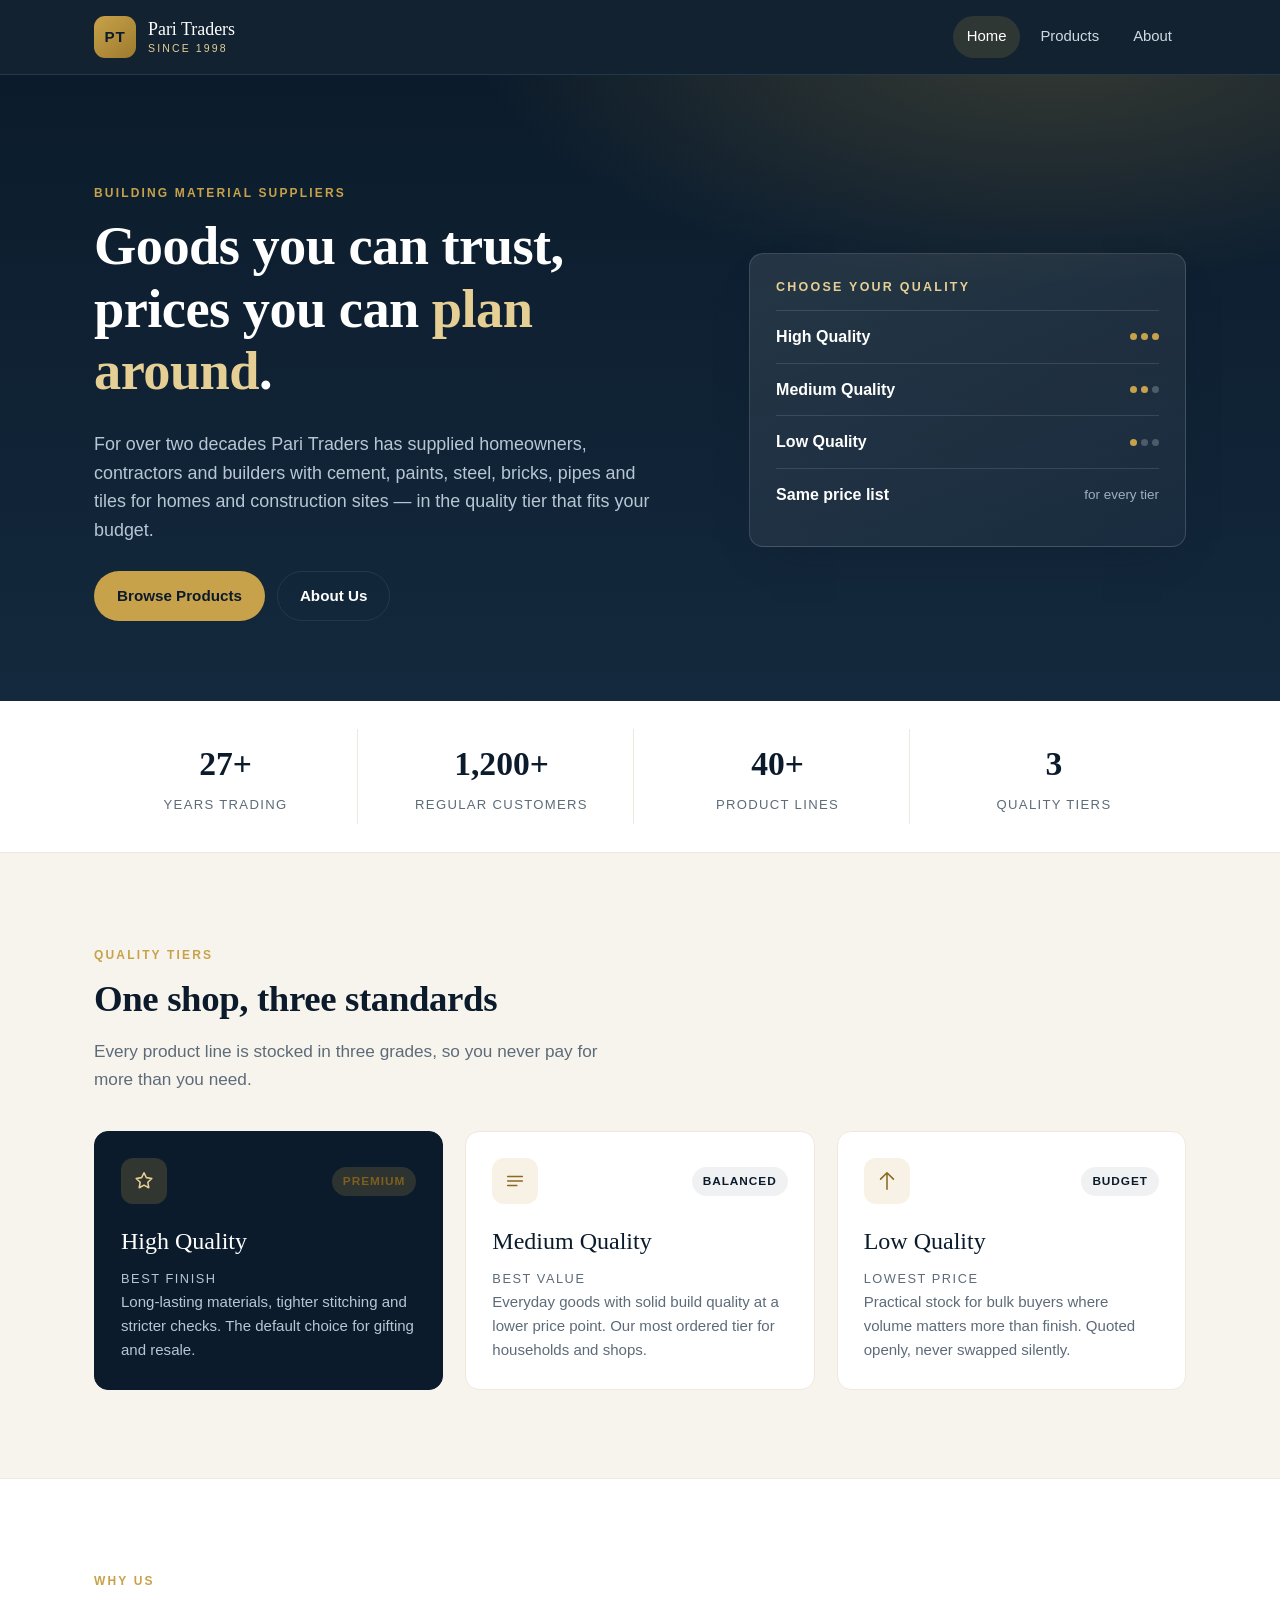
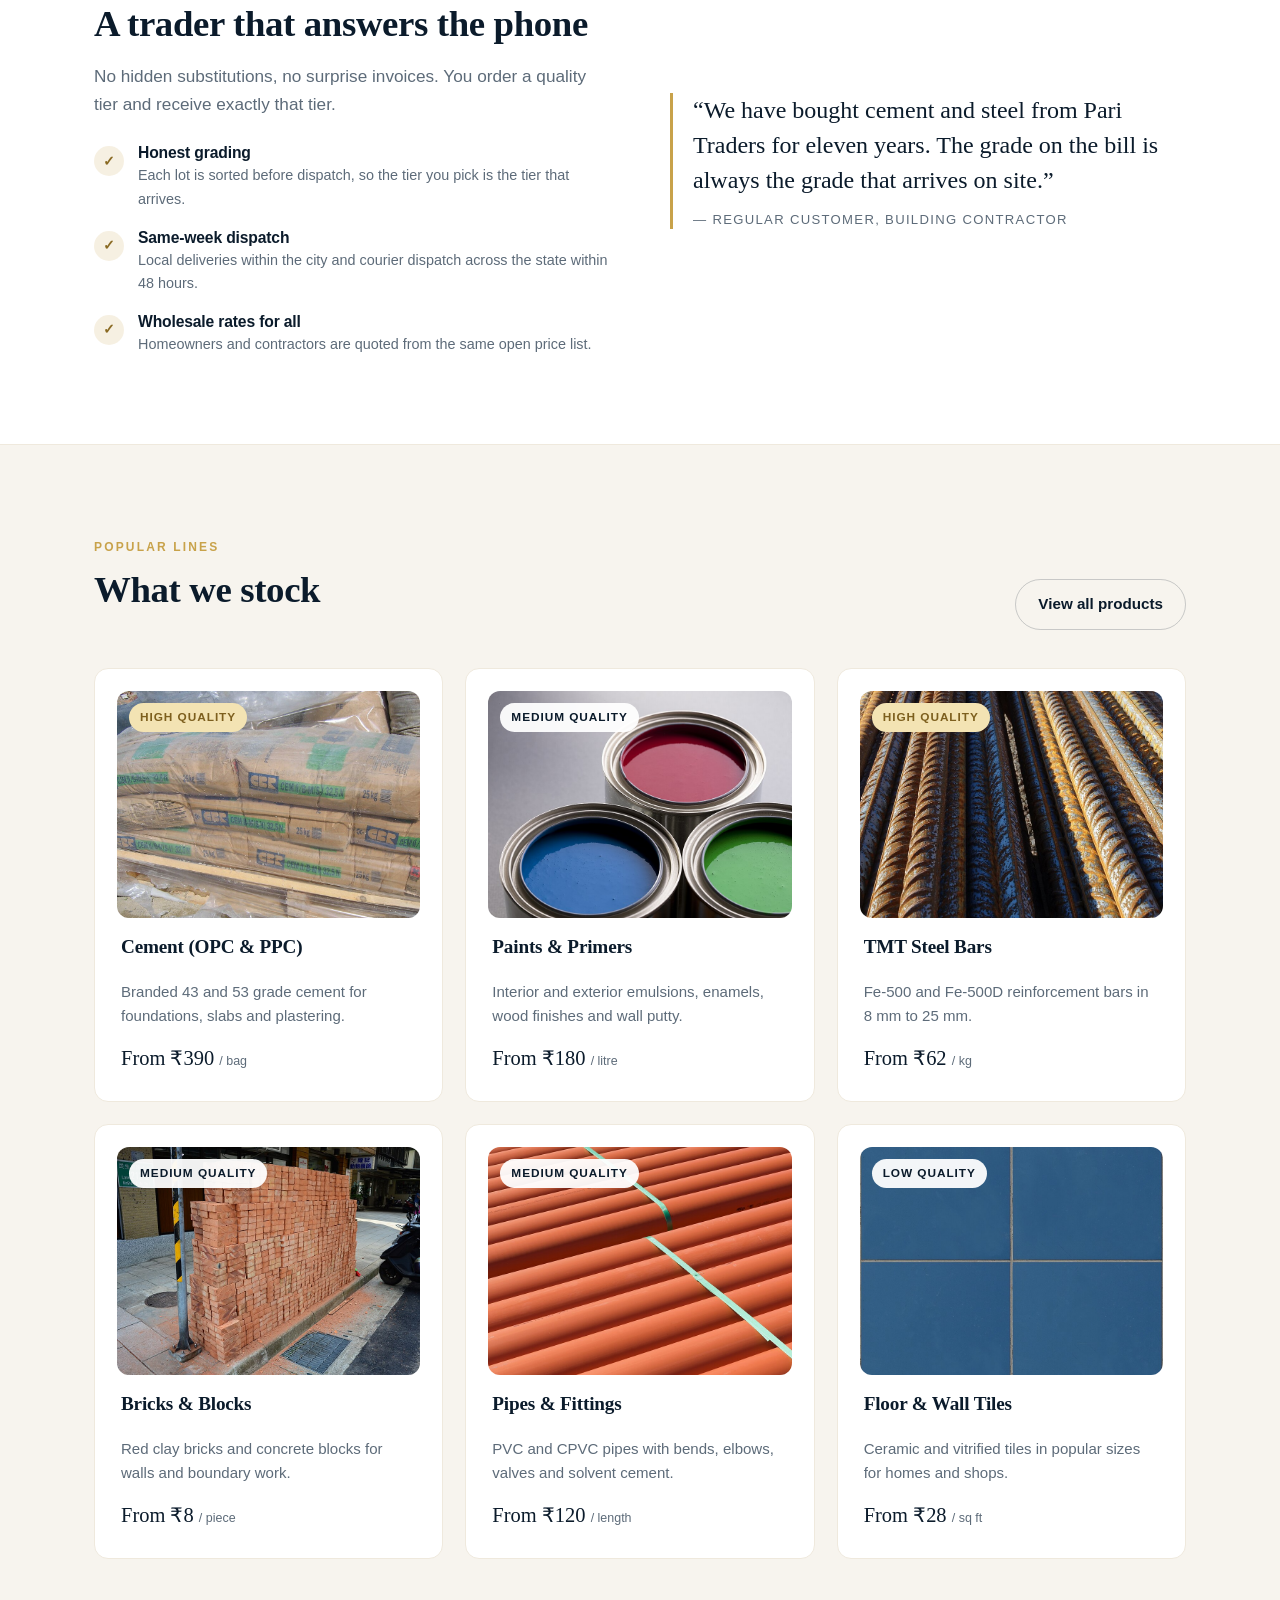
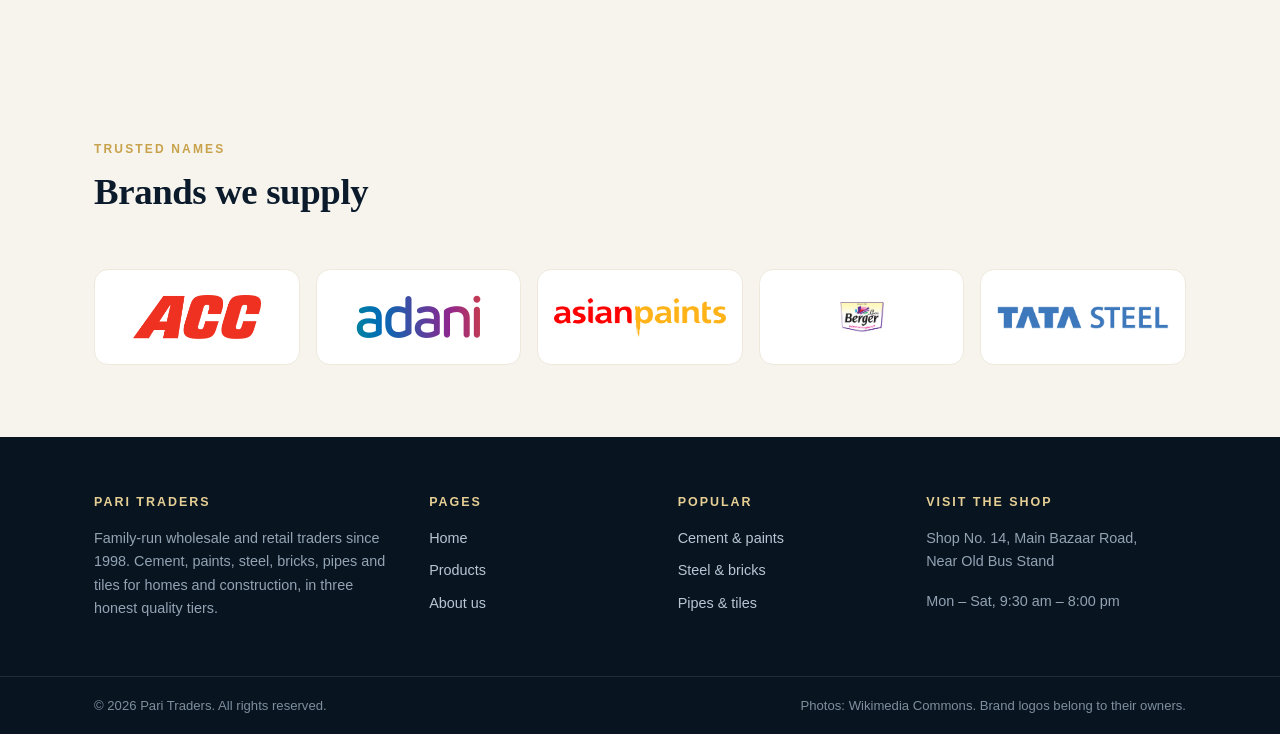
<file: index.html>
<!DOCTYPE html>
<html lang="en">
<head>
<meta charset="UTF-8">
<meta name="viewport" content="width=device-width, initial-scale=1">
<title>Pari Traders | Quality Goods, Fair Prices</title>
<meta name="description" content="Pari Traders supplies cement, paints, steel, bricks, pipes and tiles for homes and construction in High, Medium and Low quality tiers at honest prices.">
<style>
:root {
  --ink: #0b1b2b;
  --ink-soft: #14293d;
  --ink-line: #21394f;
  --gold: #c8a24a;
  --gold-soft: #e6cf94;
  --paper: #f7f4ee;
  --paper-dim: #efe9dd;
  --white: #ffffff;
  --muted: #5d6b79;
  --danger: #b42318;
  --success: #1f7a4d;
  --radius: 14px;
  --radius-sm: 10px;
  --shadow: 0 18px 40px -24px rgba(11, 27, 43, 0.5);
  --max: 1140px;
  --font-body: -apple-system, BlinkMacSystemFont, "Segoe UI", Roboto, Helvetica, Arial, sans-serif;
  --font-display: "Iowan Old Style", "Palatino Linotype", Georgia, serif;
}

* {
  box-sizing: border-box;
}

html {
  scroll-behavior: smooth;
}

body {
  margin: 0;
  font-family: var(--font-body);
  color: var(--ink);
  background: var(--paper);
  line-height: 1.6;
  -webkit-font-smoothing: antialiased;
}

img {
  max-width: 100%;
  display: block;
}

a {
  color: inherit;
  text-decoration: none;
}

h1, h2, h3 {
  font-family: var(--font-display);
  line-height: 1.15;
  margin: 0 0 0.5em;
  font-weight: 600;
  letter-spacing: -0.01em;
}

h1 {
  font-size: clamp(2.1rem, 5vw, 3.4rem);
}

h2 {
  font-size: clamp(1.6rem, 3.2vw, 2.3rem);
}

h3 {
  font-size: 1.2rem;
}

p {
  margin: 0 0 1rem;
}

.container {
  width: 100%;
  max-width: var(--max);
  margin: 0 auto;
  padding: 0 24px;
}

.eyebrow {
  display: inline-block;
  font-size: 0.75rem;
  font-weight: 700;
  letter-spacing: 0.18em;
  text-transform: uppercase;
  color: var(--gold);
  margin-bottom: 0.75rem;
}

.lead {
  font-size: 1.075rem;
  color: var(--muted);
  max-width: 56ch;
}

/* ---------- Header ---------- */

.site-header {
  position: sticky;
  top: 0;
  z-index: 50;
  background: rgba(11, 27, 43, 0.97);
  backdrop-filter: blur(8px);
  border-bottom: 1px solid var(--ink-line);
}

.header-inner {
  display: flex;
  align-items: center;
  justify-content: space-between;
  gap: 20px;
  min-height: 74px;
}

.brand {
  display: inline-flex;
  align-items: center;
  gap: 12px;
  color: var(--white);
}

.brand-mark {
  display: grid;
  place-items: center;
  width: 42px;
  height: 42px;
  border-radius: 11px;
  background: linear-gradient(140deg, var(--gold), #9d7a2e);
  color: var(--ink);
  font-weight: 800;
  font-size: 0.95rem;
  letter-spacing: 0.05em;
}

.brand-text {
  font-family: var(--font-display);
  font-size: 1.12rem;
  line-height: 1.1;
  display: flex;
  flex-direction: column;
}

.brand-text small {
  font-family: var(--font-body);
  font-size: 0.66rem;
  letter-spacing: 0.2em;
  text-transform: uppercase;
  color: var(--gold-soft);
  margin-top: 3px;
}

.site-nav {
  display: flex;
  align-items: center;
  gap: 6px;
}

.site-nav a {
  color: #cfdae5;
  padding: 9px 14px;
  border-radius: 999px;
  font-size: 0.93rem;
  font-weight: 500;
  transition: color 0.18s ease, background 0.18s ease;
}

.site-nav a:hover {
  color: var(--white);
  background: rgba(255, 255, 255, 0.08);
}

.site-nav a.active {
  color: var(--white);
  background: rgba(200, 162, 74, 0.16);
}

.site-nav .nav-cta {
  margin-left: 8px;
  color: var(--ink);
  background: var(--gold);
  font-weight: 700;
}

.site-nav .nav-cta:hover {
  background: var(--gold-soft);
  color: var(--ink);
}

.nav-toggle {
  display: none;
  width: 44px;
  height: 42px;
  border: 1px solid var(--ink-line);
  border-radius: 10px;
  background: transparent;
  cursor: pointer;
  padding: 10px;
}

.nav-toggle span {
  display: block;
  height: 2px;
  border-radius: 2px;
  background: var(--white);
  margin: 4px 0;
  transition: transform 0.2s ease, opacity 0.2s ease;
}

/* ---------- Buttons ---------- */

.btn {
  display: inline-flex;
  align-items: center;
  justify-content: center;
  gap: 8px;
  padding: 12px 22px;
  border-radius: 999px;
  border: 1px solid transparent;
  font-family: inherit;
  font-size: 0.95rem;
  font-weight: 600;
  cursor: pointer;
  transition: transform 0.15s ease, background 0.18s ease, color 0.18s ease, border-color 0.18s ease;
}

.btn:hover {
  transform: translateY(-1px);
}

.btn-primary {
  background: var(--gold);
  color: var(--ink);
}

.btn-primary:hover {
  background: var(--gold-soft);
}

.btn-outline {
  border-color: var(--ink-line);
  color: var(--white);
}

.btn-outline:hover {
  border-color: var(--gold);
  color: var(--gold-soft);
}

.btn-ghost {
  border-color: rgba(11, 27, 43, 0.2);
  color: var(--ink);
}

.btn-ghost:hover {
  border-color: var(--ink);
}

.btn-danger {
  background: transparent;
  border-color: rgba(180, 35, 24, 0.35);
  color: var(--danger);
}

.btn-danger:hover {
  background: rgba(180, 35, 24, 0.06);
}

/* ---------- Hero ---------- */

.hero {
  background:
    radial-gradient(900px 420px at 82% -10%, rgba(200, 162, 74, 0.25), transparent 65%),
    linear-gradient(180deg, var(--ink) 0%, var(--ink-soft) 100%);
  color: var(--white);
  padding: clamp(56px, 9vw, 104px) 0 clamp(48px, 7vw, 80px);
  overflow: hidden;
}

.hero .container {
  display: grid;
  grid-template-columns: 1.15fr 0.85fr;
  gap: clamp(28px, 5vw, 64px);
  align-items: center;
}

.hero h1 {
  color: var(--white);
}

.hero h1 em {
  font-style: normal;
  color: var(--gold-soft);
}

.hero .lead {
  color: #b8c6d4;
  font-size: 1.12rem;
}

.hero-actions {
  display: flex;
  flex-wrap: wrap;
  gap: 12px;
  margin-top: 26px;
}

.hero-visual {
  position: relative;
  padding: 26px;
  border-radius: var(--radius);
  border: 1px solid rgba(255, 255, 255, 0.14);
  background: linear-gradient(160deg, rgba(255, 255, 255, 0.1), rgba(255, 255, 255, 0.03));
  box-shadow: var(--shadow);
}

.hero-visual::after {
  content: "";
  position: absolute;
  inset: 14px -14px -14px 14px;
  border: 1px solid rgba(200, 162, 74, 0.35);
  border-radius: var(--radius);
  z-index: -1;
}

.hero-visual h3 {
  font-size: 0.78rem;
  font-family: var(--font-body);
  text-transform: uppercase;
  letter-spacing: 0.18em;
  color: var(--gold-soft);
  margin-bottom: 16px;
}

.tier-row {
  display: flex;
  align-items: center;
  justify-content: space-between;
  gap: 14px;
  padding: 13px 0;
  border-top: 1px solid rgba(255, 255, 255, 0.12);
}

.tier-row span:first-child {
  font-weight: 600;
}

.tier-row .tier-note {
  font-size: 0.84rem;
  color: #9fb0bf;
}

.tier-dots {
  display: inline-flex;
  gap: 4px;
}

.tier-dots i {
  width: 7px;
  height: 7px;
  border-radius: 50%;
  background: rgba(255, 255, 255, 0.22);
}

.tier-dots i.on {
  background: var(--gold);
}

/* ---------- Stats ---------- */

.stats {
  background: var(--white);
  border-bottom: 1px solid var(--paper-dim);
}

.stats .container {
  display: grid;
  grid-template-columns: repeat(4, 1fr);
  gap: 12px;
  padding-top: 28px;
  padding-bottom: 28px;
}

.stat {
  text-align: center;
  padding: 8px 6px;
  border-right: 1px solid var(--paper-dim);
}

.stat:last-child {
  border-right: 0;
}

.stat strong {
  display: block;
  font-family: var(--font-display);
  font-size: clamp(1.5rem, 3vw, 2.1rem);
  color: var(--ink);
}

.stat span {
  font-size: 0.82rem;
  text-transform: uppercase;
  letter-spacing: 0.1em;
  color: var(--muted);
}

/* ---------- Sections ---------- */

.section {
  padding: clamp(52px, 7vw, 88px) 0;
}

.section-head {
  display: flex;
  flex-wrap: wrap;
  align-items: flex-end;
  justify-content: space-between;
  gap: 20px;
  margin-bottom: 38px;
}

.section-head p {
  margin: 0;
}

.section-alt {
  background: var(--white);
  border-top: 1px solid var(--paper-dim);
  border-bottom: 1px solid var(--paper-dim);
}

.section-dark {
  background: var(--ink);
  color: var(--white);
}

.section-dark .lead,
.section-dark p {
  color: #b8c6d4;
}

.section-dark h2 {
  color: var(--white);
}

/* ---------- Cards & grids ---------- */

.grid {
  display: grid;
  gap: 22px;
}

.grid-3 {
  grid-template-columns: repeat(3, 1fr);
}

.grid-2 {
  grid-template-columns: repeat(2, 1fr);
}

.card {
  background: var(--white);
  border: 1px solid var(--paper-dim);
  border-radius: var(--radius);
  padding: 26px;
  transition: transform 0.2s ease, box-shadow 0.2s ease, border-color 0.2s ease;
}

.card:hover {
  transform: translateY(-3px);
  box-shadow: var(--shadow);
  border-color: rgba(200, 162, 74, 0.5);
}

.card h3 {
  margin-bottom: 8px;
}

.card p {
  color: var(--muted);
  font-size: 0.94rem;
  margin-bottom: 0;
}

.card-top {
  display: flex;
  align-items: center;
  justify-content: space-between;
  gap: 12px;
  margin-bottom: 18px;
}

.icon-badge {
  display: grid;
  place-items: center;
  width: 46px;
  height: 46px;
  border-radius: 12px;
  background: rgba(200, 162, 74, 0.14);
  color: #8a6a23;
  font-size: 1.25rem;
}

.tag {
  display: inline-flex;
  align-items: center;
  gap: 6px;
  padding: 5px 11px;
  border-radius: 999px;
  background: rgba(11, 27, 43, 0.06);
  color: var(--ink);
  font-size: 0.74rem;
  font-weight: 700;
  letter-spacing: 0.08em;
  text-transform: uppercase;
}

.tag-gold {
  background: rgba(200, 162, 74, 0.18);
  color: #7d5f1e;
}

/* ---------- Product cards ---------- */

.product-card {
  display: flex;
  flex-direction: column;
  gap: 14px;
}

.product-card .price {
  font-family: var(--font-display);
  font-size: 1.28rem;
  color: var(--ink);
  margin-top: auto;
}

.product-card .price small {
  font-family: var(--font-body);
  font-size: 0.78rem;
  color: var(--muted);
  font-weight: 400;
}

.product-card ul {
  list-style: none;
  padding: 0;
  margin: 0;
  display: grid;
  gap: 7px;
  font-size: 0.9rem;
  color: var(--muted);
}

.product-card li::before {
  content: "✓";
  color: var(--gold);
  font-weight: 700;
  margin-right: 8px;
}

.product-card.has-media .media {
  position: relative;
  margin: -4px -4px 4px;
  border-radius: 12px;
  overflow: hidden;
  aspect-ratio: 4 / 3;
  background: rgba(11, 27, 43, 0.06);
}

.product-card.has-media .media img {
  width: 100%;
  height: 100%;
  object-fit: cover;
  display: block;
  transition: transform 0.5s ease;
}

.product-card.has-media:hover .media img {
  transform: scale(1.05);
}

.product-card.has-media .media .tag {
  position: absolute;
  top: 12px;
  left: 12px;
  background: rgba(255, 255, 255, 0.94);
}

.product-card.has-media .media .tag-gold {
  background: #f3e3b3;
}

@media (prefers-reduced-motion: reduce) {
  .product-card.has-media .media img { transition: none; }
  .product-card.has-media:hover .media img { transform: none; }
}

.brand-strip {
  list-style: none;
  margin: 0;
  padding: 0;
  display: grid;
  grid-template-columns: repeat(5, 1fr);
  gap: 16px;
}

.brand-strip li {
  display: grid;
  place-items: center;
  height: 96px;
  padding: 16px;
  background: var(--white);
  border: 1px solid var(--paper-dim);
  border-radius: var(--radius);
}

.brand-strip img {
  max-width: 100%;
  max-height: 56px;
  width: auto;
  object-fit: contain;
}

.brands-section {
  padding-bottom: 0;
}

@media (max-width: 900px) {
  .brand-strip { grid-template-columns: repeat(3, 1fr); }
}

@media (max-width: 520px) {
  .brand-strip { grid-template-columns: repeat(2, 1fr); }
}

.filters {
  display: flex;
  flex-wrap: wrap;
  gap: 8px;
  margin-bottom: 30px;
}

.filters button {
  padding: 9px 16px;
  border-radius: 999px;
  border: 1px solid rgba(11, 27, 43, 0.16);
  background: var(--white);
  color: var(--ink);
  font-family: inherit;
  font-size: 0.87rem;
  font-weight: 600;
  cursor: pointer;
  transition: background 0.16s ease, border-color 0.16s ease, color 0.16s ease;
}

.filters button:hover {
  border-color: var(--ink);
}

.filters button.active {
  background: var(--ink);
  border-color: var(--ink);
  color: var(--white);
}

[data-tier].is-hidden {
  display: none;
}

/* ---------- Quality tiers ---------- */

.tier-card {
  position: relative;
  overflow: hidden;
}

.tier-card .tier-label {
  font-family: var(--font-display);
  font-size: 1.5rem;
  display: block;
  margin-bottom: 4px;
}

.tier-card .tier-sub {
  font-size: 0.8rem;
  letter-spacing: 0.12em;
  text-transform: uppercase;
  color: var(--muted);
}

.tier-card.highlight {
  background: var(--ink);
  border-color: var(--ink);
  color: var(--white);
}

.tier-card.highlight .tier-sub,
.tier-card.highlight p {
  color: #b8c6d4;
}

.tier-card.highlight .icon-badge {
  background: rgba(200, 162, 74, 0.2);
  color: var(--gold-soft);
}

/* ---------- Feature list ---------- */

.feature-list {
  display: grid;
  gap: 18px;
}

.feature {
  display: flex;
  gap: 14px;
  align-items: flex-start;
}

.feature .check {
  flex: 0 0 auto;
  display: grid;
  place-items: center;
  width: 30px;
  height: 30px;
  border-radius: 50%;
  background: rgba(200, 162, 74, 0.16);
  color: #8a6a23;
  font-size: 0.85rem;
  font-weight: 700;
  margin-top: 2px;
}

.feature h3 {
  font-family: var(--font-body);
  font-size: 0.98rem;
  margin-bottom: 2px;
}

.feature p {
  margin: 0;
  font-size: 0.9rem;
  color: var(--muted);
}

/* ---------- CTA band ---------- */

.cta-band {
  background: linear-gradient(120deg, var(--ink) 0%, #1c3850 100%);
  color: var(--white);
  border-radius: var(--radius);
  padding: clamp(28px, 5vw, 44px);
  display: flex;
  flex-wrap: wrap;
  align-items: center;
  justify-content: space-between;
  gap: 22px;
  box-shadow: var(--shadow);
}

.cta-band h2 {
  color: var(--white);
  margin-bottom: 6px;
}

.cta-band p {
  margin: 0;
  color: #b8c6d4;
  font-size: 0.96rem;
}

/* ---------- Page header ---------- */

.page-head {
  background:
    radial-gradient(700px 320px at 90% 0%, rgba(200, 162, 74, 0.22), transparent 70%),
    var(--ink);
  color: var(--white);
  padding: clamp(46px, 7vw, 78px) 0;
}

.page-head h1 {
  color: var(--white);
  margin-bottom: 10px;
}

.page-head .lead {
  color: #b8c6d4;
  margin: 0;
}

/* ---------- Contact / form ---------- */

.contact-layout {
  display: grid;
  grid-template-columns: 1.25fr 0.75fr;
  gap: 28px;
  align-items: start;
}

.panel {
  background: var(--white);
  border: 1px solid var(--paper-dim);
  border-radius: var(--radius);
  padding: clamp(24px, 4vw, 36px);
  box-shadow: var(--shadow);
}

.field {
  margin-bottom: 18px;
}

.field label {
  display: block;
  font-size: 0.86rem;
  font-weight: 600;
  margin-bottom: 7px;
}

.field label .req {
  color: var(--danger);
}

.field input,
.field select,
.field textarea {
  width: 100%;
  padding: 12px 14px;
  border: 1px solid #d8d2c6;
  border-radius: var(--radius-sm);
  background: var(--paper);
  color: var(--ink);
  font-family: inherit;
  font-size: 0.96rem;
  transition: border-color 0.16s ease, box-shadow 0.16s ease, background 0.16s ease;
}

.field textarea {
  resize: vertical;
  min-height: 108px;
}

.field input:focus,
.field select:focus,
.field textarea:focus {
  outline: none;
  border-color: var(--gold);
  background: var(--white);
  box-shadow: 0 0 0 3px rgba(200, 162, 74, 0.22);
}

.field input::placeholder,
.field textarea::placeholder {
  color: #97a1ab;
}

.field .hint {
  display: block;
  font-size: 0.78rem;
  color: var(--muted);
  margin-top: 6px;
}

.field .error {
  display: none;
  font-size: 0.78rem;
  color: var(--danger);
  margin-top: 6px;
}

.field.has-error input,
.field.has-error select,
.field.has-error textarea {
  border-color: var(--danger);
  background: #fdf4f3;
}

.field.has-error .error {
  display: block;
}

.field-row {
  display: grid;
  grid-template-columns: 1fr 1fr;
  gap: 16px;
}

.form-actions {
  display: flex;
  flex-wrap: wrap;
  gap: 12px;
  margin-top: 24px;
}

.form-success {
  display: none;
  text-align: center;
  padding: 16px 8px;
}

.form-success.show {
  display: block;
}

.form-success .check-big {
  display: grid;
  place-items: center;
  width: 62px;
  height: 62px;
  margin: 0 auto 16px;
  border-radius: 50%;
  background: rgba(31, 122, 77, 0.12);
  color: var(--success);
  font-size: 1.7rem;
}

.summary {
  margin: 22px auto 0;
  max-width: 440px;
  text-align: left;
  border: 1px solid var(--paper-dim);
  border-radius: var(--radius-sm);
  padding: 14px 18px;
  background: var(--paper);
  display: grid;
  gap: 8px;
  font-size: 0.9rem;
}

.summary div {
  display: flex;
  justify-content: space-between;
  gap: 16px;
}

.summary strong {
  color: var(--muted);
  font-weight: 500;
}

.info-list {
  display: grid;
  gap: 18px;
  margin: 0;
}

.info-list div {
  padding-bottom: 16px;
  border-bottom: 1px solid var(--paper-dim);
}

.info-list div:last-child {
  border-bottom: 0;
  padding-bottom: 0;
}

.info-list dt {
  font-size: 0.76rem;
  font-weight: 700;
  letter-spacing: 0.12em;
  text-transform: uppercase;
  color: var(--muted);
  margin-bottom: 4px;
}

.info-list dd {
  margin: 0;
  font-size: 0.95rem;
}

/* ---------- About timeline ---------- */

.timeline {
  position: relative;
  display: grid;
  gap: 26px;
  padding-left: 28px;
  border-left: 1px solid var(--paper-dim);
}

.timeline-item {
  position: relative;
}

.timeline-item::before {
  content: "";
  position: absolute;
  left: -34px;
  top: 7px;
  width: 11px;
  height: 11px;
  border-radius: 50%;
  background: var(--gold);
  box-shadow: 0 0 0 4px rgba(200, 162, 74, 0.18);
}

.timeline-item strong {
  display: block;
  font-family: var(--font-display);
  font-size: 1.15rem;
  color: var(--ink);
}

.timeline-item span {
  display: block;
  font-size: 0.78rem;
  letter-spacing: 0.14em;
  text-transform: uppercase;
  color: var(--gold);
  margin-bottom: 4px;
}

.timeline-item p {
  margin: 4px 0 0;
  color: var(--muted);
  font-size: 0.92rem;
}

.split {
  display: grid;
  grid-template-columns: 1fr 1fr;
  gap: clamp(24px, 5vw, 60px);
  align-items: center;
}

.quote {
  font-family: var(--font-display);
  font-size: clamp(1.15rem, 2.4vw, 1.5rem);
  line-height: 1.45;
  color: var(--ink);
  border-left: 3px solid var(--gold);
  padding-left: 20px;
  margin: 0;
}

.quote cite {
  display: block;
  font-family: var(--font-body);
  font-size: 0.82rem;
  font-style: normal;
  letter-spacing: 0.1em;
  text-transform: uppercase;
  color: var(--muted);
  margin-top: 12px;
}

/* ---------- Footer ---------- */

.site-footer {
  background: #081521;
  color: #b8c6d4;
  padding: 56px 0 0;
  margin-top: 72px;
}

.footer-grid {
  display: grid;
  grid-template-columns: 1.4fr 1fr 1fr 1.2fr;
  gap: 32px;
  padding-bottom: 40px;
}

.site-footer h4 {
  font-family: var(--font-body);
  font-size: 0.78rem;
  letter-spacing: 0.16em;
  text-transform: uppercase;
  color: var(--gold-soft);
  margin: 0 0 14px;
}

.site-footer p {
  font-size: 0.9rem;
  color: #93a3b2;
}

.footer-links {
  list-style: none;
  padding: 0;
  margin: 0;
  display: grid;
  gap: 9px;
  font-size: 0.9rem;
}

.footer-links a:hover {
  color: var(--gold-soft);
}

.footer-bottom {
  border-top: 1px solid rgba(255, 255, 255, 0.1);
  padding: 18px 0;
  font-size: 0.82rem;
}

.footer-bottom .container {
  display: flex;
  flex-wrap: wrap;
  justify-content: space-between;
  gap: 10px;
  color: #7e8e9c;
}

/* ---------- Responsive ---------- */

@media (max-width: 900px) {
  .hero .container,
  .split,
  .contact-layout {
    grid-template-columns: 1fr;
  }

  .hero-visual {
    max-width: 520px;
  }

  .grid-3 {
    grid-template-columns: repeat(2, 1fr);
  }

  .stats .container {
    grid-template-columns: repeat(2, 1fr);
  }

  .stat {
    border-right: 0;
    border-bottom: 1px solid var(--paper-dim);
    padding-bottom: 20px;
  }

  .stat:nth-last-child(-n + 2) {
    border-bottom: 0;
    padding-bottom: 8px;
  }

  .footer-grid {
    grid-template-columns: 1fr 1fr;
  }

  .nav-toggle {
    display: block;
  }

  .site-nav {
    position: absolute;
    top: 100%;
    left: 0;
    right: 0;
    flex-direction: column;
    align-items: stretch;
    gap: 4px;
    padding: 14px 20px 20px;
    background: var(--ink);
    border-bottom: 1px solid var(--ink-line);
    display: none;
  }

  .site-nav.open {
    display: flex;
  }

  .site-nav .nav-cta {
    margin-left: 0;
    text-align: center;
    justify-content: center;
  }

  .site-header {
    position: sticky;
  }

  .header-inner {
    position: relative;
  }
}

@media (max-width: 620px) {
  .grid-3,
  .grid-2,
  .field-row,
  .footer-grid {
    grid-template-columns: 1fr;
  }

  .hero-actions .btn,
  .form-actions .btn {
    flex: 1 1 100%;
  }

  .cta-band {
    text-align: left;
  }

  .section-head {
    margin-bottom: 28px;
  }
}

@media (prefers-reduced-motion: reduce) {
  html {
    scroll-behavior: auto;
  }

  * {
    transition: none !important;
  }
}


.page { display: none; }
.page.active { display: block; }
</style>
</head>
<body>

<header class="site-header">
  <div class="container header-inner">
    <a class="brand" href="#home">
      <span class="brand-mark">PT</span>
      <span class="brand-text">
        Pari Traders
        <small>Since 1998</small>
      </span>
    </a>

    <button class="nav-toggle" type="button" aria-label="Toggle navigation" aria-expanded="false" aria-controls="site-nav">
      <span></span>
      <span></span>
      <span></span>
    </button>

    <nav class="site-nav" id="site-nav">
        <a href="#home" class="active">Home</a>
        <a href="#products">Products</a>
        <a href="#about">About</a>
    </nav>
  </div>
</header>

<section class="page active" id="page-home" data-page="home">

    <section class="hero">
      <div class="container">
        <div>
          <span class="eyebrow">Building Material Suppliers</span>
          <h1>Goods you can trust, prices you can <em>plan around</em>.</h1>
          <p class="lead">
            For over two decades Pari Traders has supplied homeowners, contractors and builders with
            cement, paints, steel, bricks, pipes and tiles for homes and construction sites — in the quality tier that fits your budget.
          </p>

          <div class="hero-actions">
            <a href="#products" class="btn btn-primary">Browse Products</a>
            <a href="#about" class="btn btn-outline">About Us</a>
          </div>
        </div>

        <aside class="hero-visual" aria-label="Our quality tiers">
          <h3>Choose your quality</h3>

          <div class="tier-row">
            <span>High Quality</span>
            <span class="tier-dots" aria-hidden="true">
              <i class="on"></i><i class="on"></i><i class="on"></i>
            </span>
          </div>

          <div class="tier-row">
            <span>Medium Quality</span>
            <span class="tier-dots" aria-hidden="true">
              <i class="on"></i><i class="on"></i><i></i>
            </span>
          </div>

          <div class="tier-row">
            <span>Low Quality</span>
            <span class="tier-dots" aria-hidden="true">
              <i class="on"></i><i></i><i></i>
            </span>
          </div>

          <div class="tier-row">
            <span>Same price list</span>
            <span class="tier-note">for every tier</span>
          </div>
        </aside>
      </div>
    </section>

    <section class="stats">
      <div class="container">
        <div class="stat">
          <strong>27+</strong>
          <span>Years trading</span>
        </div>
        <div class="stat">
          <strong>1,200+</strong>
          <span>Regular customers</span>
        </div>
        <div class="stat">
          <strong>40+</strong>
          <span>Product lines</span>
        </div>
        <div class="stat">
          <strong>3</strong>
          <span>Quality tiers</span>
        </div>
      </div>
    </section>

    <section class="section">
      <div class="container">
        <div class="section-head">
          <div>
            <span class="eyebrow">Quality tiers</span>
            <h2>One shop, three standards</h2>
            <p class="lead">Every product line is stocked in three grades, so you never pay for more than you need.</p>
          </div>
        </div>

        <div class="grid grid-3">
          <article class="card tier-card highlight">
            <div class="card-top">
              <span class="icon-badge" aria-hidden="true">
                <svg viewBox="0 0 24 24" width="22" height="22" fill="none" stroke="currentColor" stroke-width="1.7" stroke-linecap="round" stroke-linejoin="round">
                  <path d="M12 3l2.6 5.3 5.9.9-4.3 4.2 1 5.9-5.2-2.8-5.2 2.8 1-5.9L3.5 9.2l5.9-.9L12 3z"/>
                </svg>
              </span>
              <span class="tag tag-gold">Premium</span>
            </div>
            <span class="tier-label">High Quality</span>
            <span class="tier-sub">Best finish</span>
            <p>Long-lasting materials, tighter stitching and stricter checks. The default choice for gifting and resale.</p>
          </article>

          <article class="card tier-card">
            <div class="card-top">
              <span class="icon-badge" aria-hidden="true">
                <svg viewBox="0 0 24 24" width="22" height="22" fill="none" stroke="currentColor" stroke-width="1.7" stroke-linecap="round" stroke-linejoin="round">
                  <path d="M4 7h16M4 12h16M4 17h10"/>
                </svg>
              </span>
              <span class="tag">Balanced</span>
            </div>
            <span class="tier-label">Medium Quality</span>
            <span class="tier-sub">Best value</span>
            <p>Everyday goods with solid build quality at a lower price point. Our most ordered tier for households and shops.</p>
          </article>

          <article class="card tier-card">
            <div class="card-top">
              <span class="icon-badge" aria-hidden="true">
                <svg viewBox="0 0 24 24" width="22" height="22" fill="none" stroke="currentColor" stroke-width="1.7" stroke-linecap="round" stroke-linejoin="round">
                  <path d="M12 3v18M5 10l7-7 7 7"/>
                </svg>
              </span>
              <span class="tag">Budget</span>
            </div>
            <span class="tier-label">Low Quality</span>
            <span class="tier-sub">Lowest price</span>
            <p>Practical stock for bulk buyers where volume matters more than finish. Quoted openly, never swapped silently.</p>
          </article>
        </div>
      </div>
    </section>

    <section class="section section-alt">
      <div class="container split">
        <div>
          <span class="eyebrow">Why us</span>
          <h2>A trader that answers the phone</h2>
          <p class="lead">No hidden substitutions, no surprise invoices. You order a quality tier and receive exactly that tier.</p>

          <div class="feature-list" style="margin-top: 26px;">
            <div class="feature">
              <span class="check" aria-hidden="true">✓</span>
              <div>
                <h3>Honest grading</h3>
                <p>Each lot is sorted before dispatch, so the tier you pick is the tier that arrives.</p>
              </div>
            </div>

            <div class="feature">
              <span class="check" aria-hidden="true">✓</span>
              <div>
                <h3>Same-week dispatch</h3>
                <p>Local deliveries within the city and courier dispatch across the state within 48 hours.</p>
              </div>
            </div>

            <div class="feature">
              <span class="check" aria-hidden="true">✓</span>
              <div>
                <h3>Wholesale rates for all</h3>
                <p>Homeowners and contractors are quoted from the same open price list.</p>
              </div>
            </div>
          </div>
        </div>

        <div>
          <blockquote class="quote">
            “We have bought cement and steel from Pari Traders for eleven years. The grade on the bill is always the grade
            that arrives on site.”
            <cite>— Regular customer, building contractor</cite>
          </blockquote>
        </div>
      </div>
    </section>

    <section class="section">
      <div class="container">
        <div class="section-head">
          <div>
            <span class="eyebrow">Popular lines</span>
            <h2>What we stock</h2>
          </div>
          <a href="#products" class="btn btn-ghost">View all products</a>
        </div>

        <div class="grid grid-3">
          <article class="card product-card has-media" data-tier="high">
            <div class="media"><img src="images/cement.jpg" alt="Stacked bags of Portland cement" loading="lazy" width="960" height="640"><span class="tag tag-gold">High quality</span></div>
            <h3>Cement (OPC &amp; PPC)</h3>
            <p>Branded 43 and 53 grade cement for foundations, slabs and plastering.</p>
            <p class="price">From ₹390 <small>/ bag</small></p>
          </article>

          <article class="card product-card has-media" data-tier="medium">
            <div class="media"><img src="images/paint.jpg" alt="Open cans of coloured paint" loading="lazy" width="960" height="640"><span class="tag ">Medium quality</span></div>
            <h3>Paints &amp; Primers</h3>
            <p>Interior and exterior emulsions, enamels, wood finishes and wall putty.</p>
            <p class="price">From ₹180 <small>/ litre</small></p>
          </article>

          <article class="card product-card has-media" data-tier="high">
            <div class="media"><img src="images/steel.jpg" alt="Bundle of steel reinforcement bars" loading="lazy" width="960" height="640"><span class="tag tag-gold">High quality</span></div>
            <h3>TMT Steel Bars</h3>
            <p>Fe-500 and Fe-500D reinforcement bars in 8 mm to 25 mm.</p>
            <p class="price">From ₹62 <small>/ kg</small></p>
          </article>

          <article class="card product-card has-media" data-tier="medium">
            <div class="media"><img src="images/bricks.jpg" alt="Stack of red bricks" loading="lazy" width="960" height="640"><span class="tag ">Medium quality</span></div>
            <h3>Bricks &amp; Blocks</h3>
            <p>Red clay bricks and concrete blocks for walls and boundary work.</p>
            <p class="price">From ₹8 <small>/ piece</small></p>
          </article>

          <article class="card product-card has-media" data-tier="medium">
            <div class="media"><img src="images/pipes.jpg" alt="Stack of plastic pipes" loading="lazy" width="960" height="640"><span class="tag ">Medium quality</span></div>
            <h3>Pipes &amp; Fittings</h3>
            <p>PVC and CPVC pipes with bends, elbows, valves and solvent cement.</p>
            <p class="price">From ₹120 <small>/ length</small></p>
          </article>

          <article class="card product-card has-media" data-tier="low">
            <div class="media"><img src="images/tiles.jpg" alt="Blue ceramic floor tiles" loading="lazy" width="960" height="640"><span class="tag ">Low quality</span></div>
            <h3>Floor &amp; Wall Tiles</h3>
            <p>Ceramic and vitrified tiles in popular sizes for homes and shops.</p>
            <p class="price">From ₹28 <small>/ sq ft</small></p>
          </article>
        </div>
      </div>
    </section>

    <section class="section brands-section">
      <div class="container">
        <div class="section-head">
          <div>
            <span class="eyebrow">Trusted names</span>
            <h2>Brands we supply</h2>
          </div>
        </div>
        <ul class="brand-strip" aria-label="Brands we supply">
          <li><img src="images/brands/acc.png" alt="ACC Cement" loading="lazy" height="44"></li>
          <li><img src="images/brands/adani.png" alt="Adani Group" loading="lazy" height="44"></li>
          <li><img src="images/brands/asianpaints.png" alt="Asian Paints" loading="lazy" height="44"></li>
          <li><img src="images/brands/berger.png" alt="Berger Paints" loading="lazy" height="44"></li>
          <li><img src="images/brands/tatasteel.png" alt="Tata Steel" loading="lazy" height="44"></li>
        </ul>
      </div>
    </section>


  </section><section class="page" id="page-products" data-page="products">

    <section class="page-head">
      <div class="container">
        <span class="eyebrow">Catalogue</span>
        <h1>Products &amp; quality tiers</h1>
        <p class="lead">Every line below is stocked in High, Medium and Low quality. Filter the list to see what fits your budget.</p>
      </div>
    </section>

    <section class="section brands-section">
      <div class="container">
        <div class="section-head">
          <div>
            <span class="eyebrow">Trusted names</span>
            <h2>Brands we supply</h2>
          </div>
        </div>
        <ul class="brand-strip" aria-label="Brands we supply">
          <li><img src="images/brands/acc.png" alt="ACC Cement" loading="lazy" height="44"></li>
          <li><img src="images/brands/adani.png" alt="Adani Group" loading="lazy" height="44"></li>
          <li><img src="images/brands/asianpaints.png" alt="Asian Paints" loading="lazy" height="44"></li>
          <li><img src="images/brands/berger.png" alt="Berger Paints" loading="lazy" height="44"></li>
          <li><img src="images/brands/tatasteel.png" alt="Tata Steel" loading="lazy" height="44"></li>
        </ul>
      </div>
    </section>

    <section class="section">
      <div class="container">

        <div class="filters" role="group" aria-label="Filter products by quality">
          <button type="button" data-filter="all" class="active">All products</button>
          <button type="button" data-filter="high">High quality</button>
          <button type="button" data-filter="medium">Medium quality</button>
          <button type="button" data-filter="low">Low quality</button>
        </div>

        <div class="grid grid-3">

          <article class="card product-card has-media" data-tier="high">
            <div class="media"><img src="images/cement.jpg" alt="Stacked bags of Portland cement" loading="lazy" width="960" height="640"><span class="tag tag-gold">High quality</span></div>
            <h3>Cement (OPC &amp; PPC)</h3>
            <p>Branded 43 and 53 grade cement for foundations, slabs and plastering.</p>
            <ul>
              <li>Fresh stock, 50 kg bags</li>
              <li>Bulk loads for contractors</li>
              <li>Delivered to your site</li>
            </ul>
            <p class="price">From ₹390 <small>/ bag</small></p>
          </article>

          <article class="card product-card has-media" data-tier="medium">
            <div class="media"><img src="images/paint.jpg" alt="Open cans of coloured paint" loading="lazy" width="960" height="640"><span class="tag ">Medium quality</span></div>
            <h3>Paints &amp; Primers</h3>
            <p>Interior and exterior emulsions, enamels, wood finishes and wall putty.</p>
            <ul>
              <li>Computer-matched shades</li>
              <li>1, 4, 10 and 20 litre packs</li>
              <li>Primer and putty available</li>
            </ul>
            <p class="price">From ₹180 <small>/ litre</small></p>
          </article>

          <article class="card product-card has-media" data-tier="high">
            <div class="media"><img src="images/steel.jpg" alt="Bundle of steel reinforcement bars" loading="lazy" width="960" height="640"><span class="tag tag-gold">High quality</span></div>
            <h3>TMT Steel Bars</h3>
            <p>Fe-500 and Fe-500D reinforcement bars in 8 mm to 25 mm.</p>
            <ul>
              <li>Standard 12 metre lengths</li>
              <li>Sold by weight</li>
              <li>Binding wire also stocked</li>
            </ul>
            <p class="price">From ₹62 <small>/ kg</small></p>
          </article>

          <article class="card product-card has-media" data-tier="medium">
            <div class="media"><img src="images/bricks.jpg" alt="Stack of red bricks" loading="lazy" width="960" height="640"><span class="tag ">Medium quality</span></div>
            <h3>Bricks &amp; Blocks</h3>
            <p>Red clay bricks and concrete blocks for walls and boundary work.</p>
            <ul>
              <li>First-class graded bricks</li>
              <li>Loads of 1,000 and above</li>
              <li>Tractor or truck delivery</li>
            </ul>
            <p class="price">From ₹8 <small>/ piece</small></p>
          </article>

          <article class="card product-card has-media" data-tier="medium">
            <div class="media"><img src="images/pipes.jpg" alt="Stack of plastic pipes" loading="lazy" width="960" height="640"><span class="tag ">Medium quality</span></div>
            <h3>Pipes &amp; Fittings</h3>
            <p>PVC and CPVC pipes with bends, elbows, valves and solvent cement.</p>
            <ul>
              <li>Plumbing and drainage ranges</li>
              <li>Pressure rated pipes</li>
              <li>Fittings sold loose or boxed</li>
            </ul>
            <p class="price">From ₹120 <small>/ length</small></p>
          </article>

          <article class="card product-card has-media" data-tier="low">
            <div class="media"><img src="images/tiles.jpg" alt="Blue ceramic floor tiles" loading="lazy" width="960" height="640"><span class="tag ">Low quality</span></div>
            <h3>Floor &amp; Wall Tiles</h3>
            <p>Ceramic and vitrified tiles in popular sizes for homes and shops.</p>
            <ul>
              <li>Matching shade batches</li>
              <li>Boxed by area</li>
              <li>Tile adhesive and grout available</li>
            </ul>
            <p class="price">From ₹28 <small>/ sq ft</small></p>
          </article>

        </div>


      </div>
    </section>

  </section><section class="page" id="page-about" data-page="about">

    <section class="page-head">
      <div class="container">
        <span class="eyebrow">Our story</span>
        <h1>A shop built on repeat customers</h1>
        <p class="lead">Pari Traders started as a single building-material counter in 1998. Today we supply homeowners, contractors and hardware shops across the district.</p>
      </div>
    </section>

    <section class="section">
      <div class="container split">
        <div>
          <span class="eyebrow">Why we exist</span>
          <h2>Honest grading, open prices</h2>
          <p class="lead">
            Quality in this trade usually means whatever the seller says it means. We built the shop around the
            opposite idea: three clearly defined tiers, the same price list for everyone, and a bill that matches
            what was promised.
          </p>
          <p>
            That approach costs us a little on each sale and earns us customers who come back for a decade. Most of
            our business now comes from referrals and standing monthly orders.
          </p>
        </div>

        <div>
          <blockquote class="quote">
            “If a customer has to ask twice whether they were treated fairly, we have already lost them.”
            <cite>— Founding principle, Pari Traders</cite>
          </blockquote>
        </div>
      </div>
    </section>

    <section class="section section-alt">
      <div class="container">
        <div class="section-head">
          <div>
            <span class="eyebrow">Milestones</span>
            <h2>How we grew</h2>
          </div>
        </div>

        <div class="split" style="align-items: start;">
          <div class="timeline">
            <div class="timeline-item">
              <span>1998</span>
              <strong>One counter, one family</strong>
              <p>Opened as a small building-material counter in the old bazaar with cement and bricks.</p>
            </div>
            <div class="timeline-item">
              <span>2006</span>
              <strong>Paints and steel added</strong>
              <p>Expanded into paints, TMT steel and plumbing pipes for local builders and families.</p>
            </div>
            <div class="timeline-item">
              <span>2014</span>
              <strong>Wholesale desk</strong>
              <p>Started supplying contractors and hardware shops with monthly standing orders.</p>
            </div>
            <div class="timeline-item">
              <span>2024</span>
              <strong>Three-tier catalogue</strong>
              <p>Standardised every product line into High, Medium and Low quality with published rates.</p>
            </div>
          </div>

          <div class="grid" style="gap: 16px;">
            <article class="card">
              <h3>Fair grading</h3>
              <p>Lots are sorted in-house before dispatch, so the tier on the invoice is the tier in the box.</p>
            </article>
            <article class="card">
              <h3>Open pricing</h3>
              <p>Homeowners and contractors are quoted from the same list. No surprise line items.</p>
            </article>
            <article class="card">
              <h3>Dependable supply</h3>
              <p>Standing orders are confirmed weekly so sites are not left short mid-construction.</p>
            </article>
          </div>
        </div>
      </div>
    </section>


  </section>

<footer class="site-footer">
    <div class="container">
      <div class="footer-grid">
        <div>
          <h4>Pari Traders</h4>
          <p>Family-run wholesale and retail traders since 1998. Cement, paints, steel, bricks, pipes and tiles for homes and construction, in three honest quality tiers.</p>
        </div>

        <div>
          <h4>Pages</h4>
          <ul class="footer-links">
            <li><a href="#home">Home</a></li>
            <li><a href="#products">Products</a></li>
            <li><a href="#about">About us</a></li>
          </ul>
        </div>

        <div>
          <h4>Popular</h4>
          <ul class="footer-links">
            <li><a href="#products">Cement &amp; paints</a></li>
            <li><a href="#products">Steel &amp; bricks</a></li>
            <li><a href="#products">Pipes &amp; tiles</a></li>
          </ul>
        </div>

        <div>
          <h4>Visit the shop</h4>
          <p>Shop No. 14, Main Bazaar Road,<br>Near Old Bus Stand</p>
          <p>Mon – Sat, 9:30 am – 8:00 pm</p>
        </div>
      </div>
    </div>

    <div class="footer-bottom">
      <div class="container">
        <span>&copy; <span data-year>2026</span> Pari Traders. All rights reserved.</span>
        <span>Photos: <a href="https://commons.wikimedia.org" rel="noopener">Wikimedia Commons</a>. Brand logos belong to their owners.</span>
      </div>
    </div>
  </footer>

<script>
document.addEventListener("DOMContentLoaded", function () {
  var toggle = document.querySelector(".nav-toggle");
  var nav = document.querySelector(".site-nav");

  if (toggle && nav) {
    toggle.addEventListener("click", function () {
      var open = nav.classList.toggle("open");
      toggle.setAttribute("aria-expanded", open ? "true" : "false");
    });

    nav.querySelectorAll("a").forEach(function (link) {
      link.addEventListener("click", function () {
        nav.classList.remove("open");
        toggle.setAttribute("aria-expanded", "false");
      });
    });
  }

  document.querySelectorAll("[data-year]").forEach(function (node) {
    node.textContent = new Date().getFullYear();
  });

  var filterBar = document.querySelector(".filters");

  if (filterBar) {
    var cards = document.querySelectorAll("[data-tier]");

    filterBar.addEventListener("click", function (event) {
      var button = event.target.closest("button[data-filter]");
      if (!button) return;

      filterBar.querySelectorAll("button").forEach(function (btn) {
        btn.classList.remove("active");
      });
      button.classList.add("active");

      var value = button.getAttribute("data-filter");

      cards.forEach(function (card) {
        var matches = value === "all" || card.getAttribute("data-tier") === value;
        card.classList.toggle("is-hidden", !matches);
      });
    });
  }

  var form = document.getElementById("customer-form");

  if (form) {
    var success = document.querySelector(".form-success");
    var summary = document.querySelector(".summary");

    var validators = {
      name: function (value) {
        if (value.trim().length < 2) return "Please enter your full name.";
        if (!/^[A-Za-z][A-Za-z .'-]*$/.test(value.trim())) return "Name can only contain letters and spaces.";
        return "";
      },
      phone: function (value) {
        var digits = value.replace(/\D/g, "");
        if (!digits) return "Please enter your phone number.";
        if (!/^[6-9]\d{9}$/.test(digits)) return "Enter a valid 10-digit Indian mobile number.";
        return "";
      },
      quality: function (value) {
        return value ? "" : "Please select a product quality.";
      },
      product: function (value) {
        return value ? "" : "Please select a product category.";
      },
      quantity: function (value) {
        if (!value) return "";
        return Number(value) > 0 ? "" : "Quantity must be at least 1.";
      }
    };

    function validateField(input) {
      var rule = validators[input.name];
      if (!rule) return true;

      var message = rule(input.value);
      var field = input.closest(".field");
      var error = field.querySelector(".error");

      field.classList.toggle("has-error", Boolean(message));
      if (error) error.textContent = message;
      input.setAttribute("aria-invalid", message ? "true" : "false");

      return !message;
    }

    form.querySelectorAll("input, select, textarea").forEach(function (input) {
      if (!validators[input.name]) return;

      input.addEventListener("blur", function () {
        validateField(input);
      });

      input.addEventListener("input", function () {
        if (input.closest(".field").classList.contains("has-error")) {
          validateField(input);
        }
      });
    });

    form.addEventListener("submit", function (event) {
      event.preventDefault();

      var firstInvalid = null;

      form.querySelectorAll("input, select, textarea").forEach(function (input) {
        if (!validators[input.name]) return;
        var valid = validateField(input);
        if (!valid && !firstInvalid) firstInvalid = input;
      });

      if (firstInvalid) {
        firstInvalid.focus();
        return;
      }

      var data = new FormData(form);

      summary.innerHTML = "";
      [
        ["Name", data.get("name")],
        ["Phone", data.get("phone")],
        ["Product", data.get("product")],
        ["Quality", data.get("quality")],
        ["Quantity", data.get("quantity") || "Not specified"]
      ].forEach(function (row) {
        var line = document.createElement("div");
        var label = document.createElement("strong");
        var value = document.createElement("span");
        label.textContent = row[0];
        value.textContent = row[1];
        line.appendChild(label);
        line.appendChild(value);
        summary.appendChild(line);
      });

      form.reset();
      form.style.display = "none";
      success.classList.add("show");
      success.scrollIntoView({ behavior: "smooth", block: "center" });
    });

    form.addEventListener("reset", function () {
      form.querySelectorAll(".field").forEach(function (field) {
        field.classList.remove("has-error");
      });
      form.querySelectorAll(".error").forEach(function (error) {
        error.textContent = "";
      });
    });

    var sendAnother = document.querySelector("[data-send-another]");

    if (sendAnother) {
      sendAnother.addEventListener("click", function () {
        success.classList.remove("show");
        form.style.display = "";
        form.querySelector("input").focus();
      });
    }
  }
});

</script>
<script>
(function () {
  var sections = Array.prototype.slice.call(document.querySelectorAll(".page"));
  var navLinks = Array.prototype.slice.call(document.querySelectorAll(".site-nav a"));

  function showPage() {
    var slug = (window.location.hash || "#home").replace("#", "");
    if (!document.getElementById("page-" + slug)) slug = "home";

    sections.forEach(function (section) {
      section.classList.toggle("active", section.getAttribute("data-page") === slug);
    });

    navLinks.forEach(function (link) {
      if (link.classList.contains("nav-cta")) return;
      var isCurrent = link.getAttribute("href") === "#" + slug;
      link.classList.toggle("active", isCurrent);
      if (isCurrent) {
        link.setAttribute("aria-current", "page");
      } else {
        link.removeAttribute("aria-current");
      }
    });

    window.scrollTo(0, 0);
  }

  window.addEventListener("hashchange", showPage);
  showPage();
})();
</script>
</body>
</html>
</file>
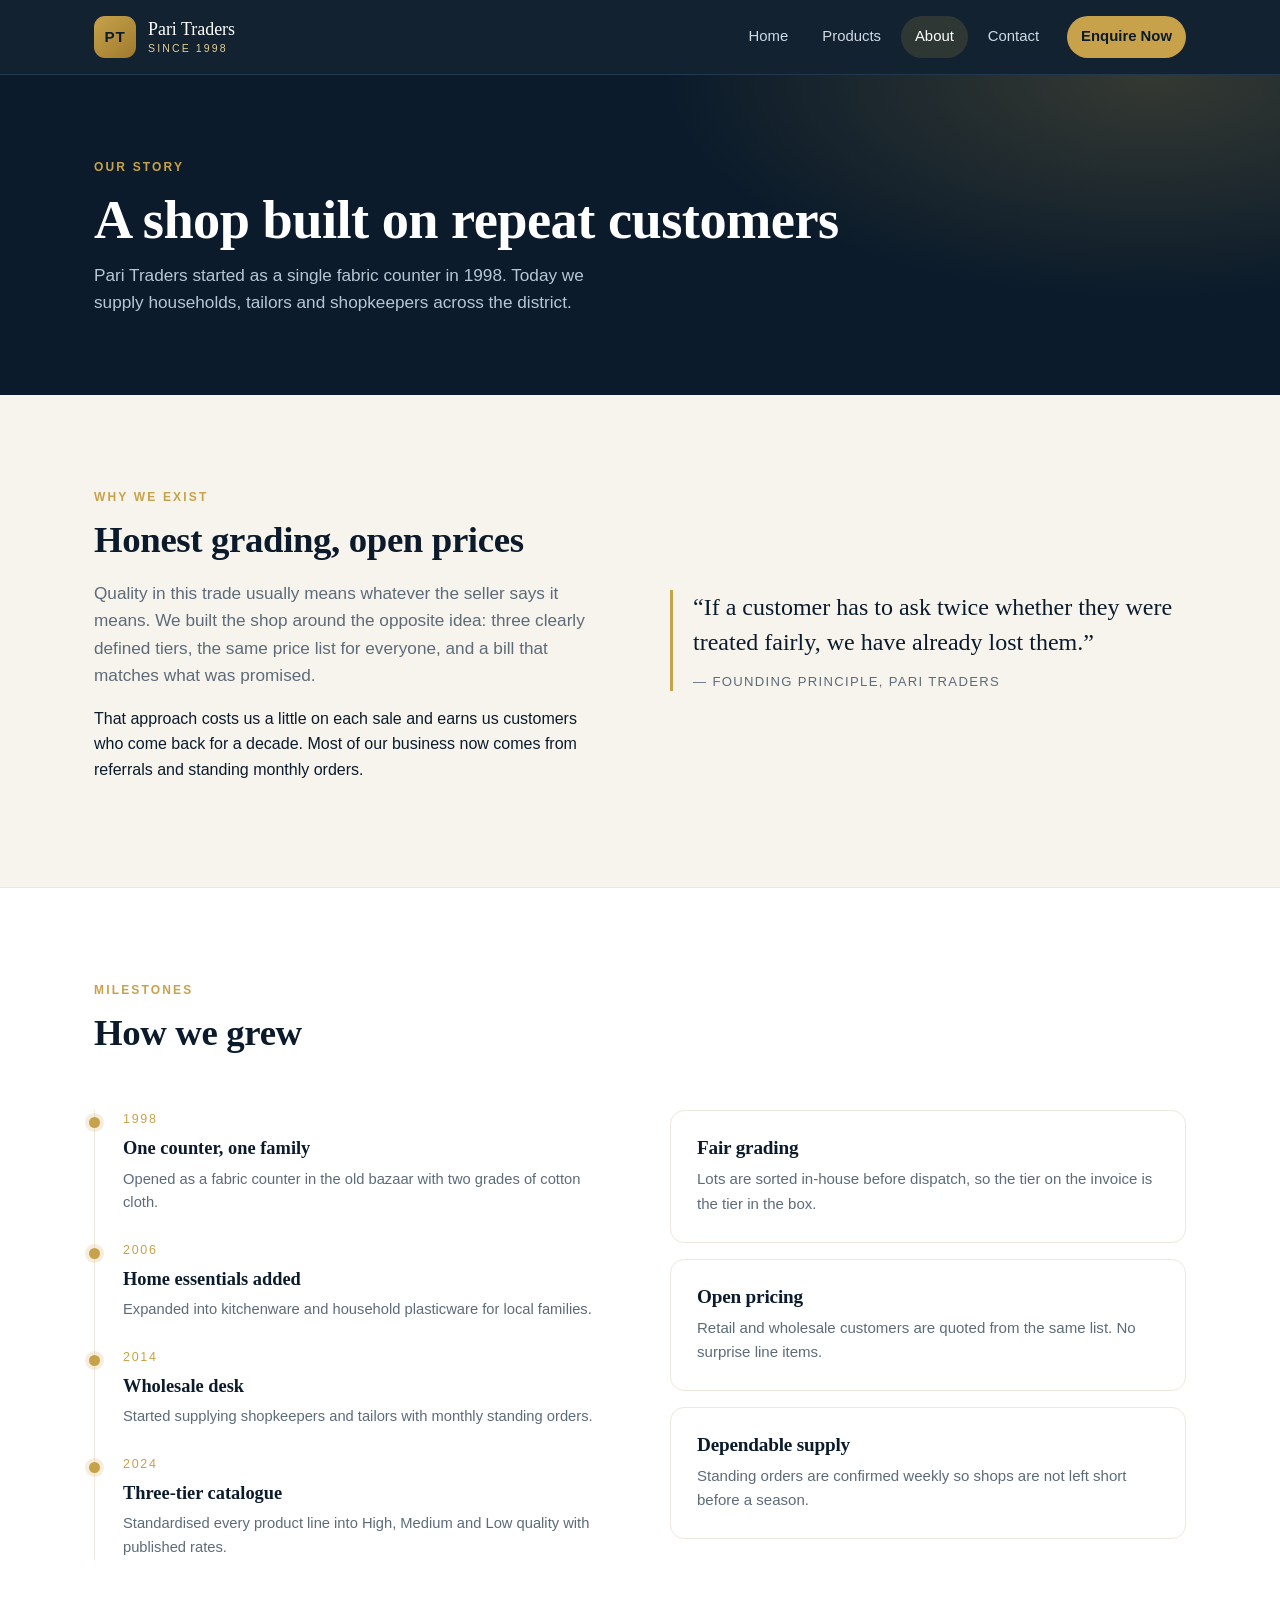
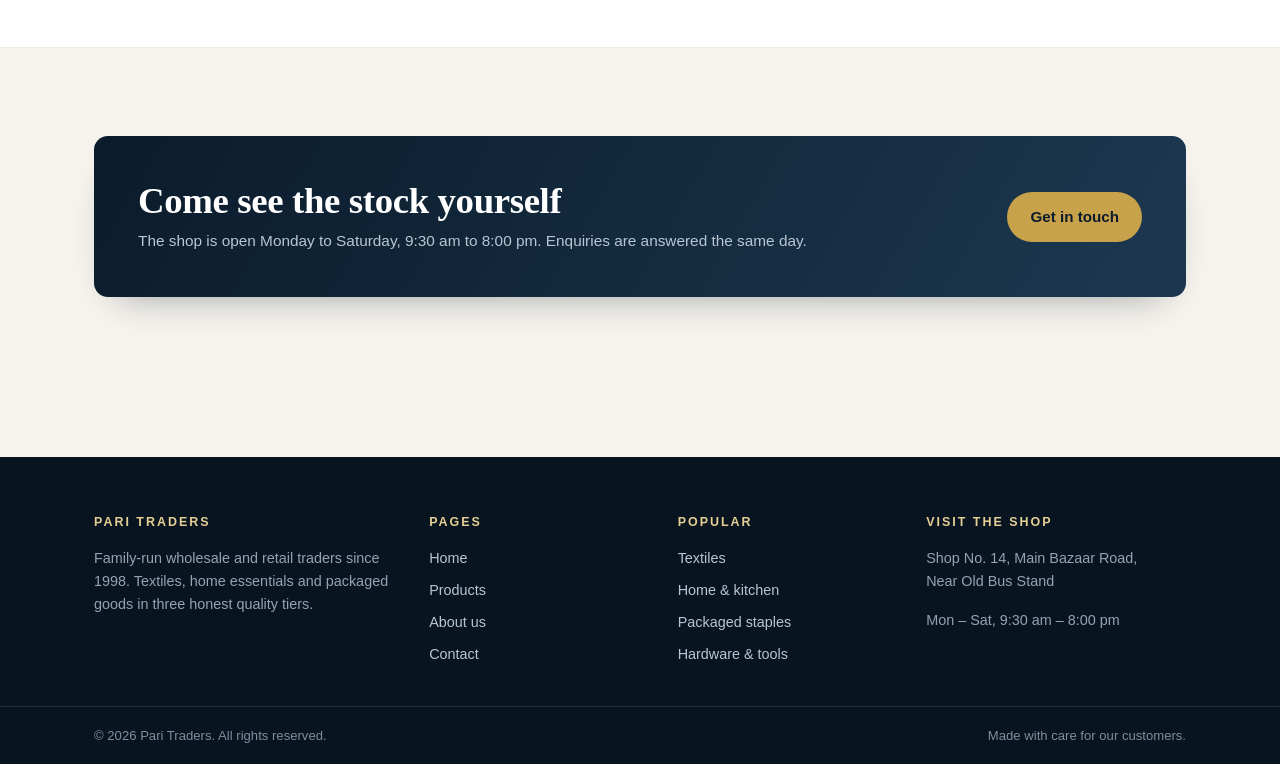
<file: about.html>
<!DOCTYPE html>
<html lang="en">
<head>
  <meta charset="UTF-8">
  <meta name="viewport" content="width=device-width, initial-scale=1">
  <title>About Us | Pari Traders</title>
  <meta name="description" content="Pari Traders has served families and shopkeepers since 1998 with honest grading, open price lists and dependable supply.">
  <link rel="stylesheet" href="css/style.css">
</head>
<body>

  <header class="site-header">
    <div class="container header-inner">
      <a class="brand" href="index.html">
        <span class="brand-mark">PT</span>
        <span class="brand-text">
          Pari Traders
          <small>Since 1998</small>
        </span>
      </a>

      <button class="nav-toggle" type="button" aria-label="Toggle navigation" aria-expanded="false" aria-controls="site-nav">
        <span></span>
        <span></span>
        <span></span>
      </button>

      <nav class="site-nav" id="site-nav">
        <a href="index.html">Home</a>
        <a href="products.html">Products</a>
        <a href="about.html" class="active" aria-current="page">About</a>
        <a href="contact.html">Contact</a>
        <a href="contact.html" class="nav-cta">Enquire Now</a>
      </nav>
    </div>
  </header>

  <main>

    <section class="page-head">
      <div class="container">
        <span class="eyebrow">Our story</span>
        <h1>A shop built on repeat customers</h1>
        <p class="lead">Pari Traders started as a single fabric counter in 1998. Today we supply households, tailors and shopkeepers across the district.</p>
      </div>
    </section>

    <section class="section">
      <div class="container split">
        <div>
          <span class="eyebrow">Why we exist</span>
          <h2>Honest grading, open prices</h2>
          <p class="lead">
            Quality in this trade usually means whatever the seller says it means. We built the shop around the
            opposite idea: three clearly defined tiers, the same price list for everyone, and a bill that matches
            what was promised.
          </p>
          <p>
            That approach costs us a little on each sale and earns us customers who come back for a decade. Most of
            our business now comes from referrals and standing monthly orders.
          </p>
        </div>

        <div>
          <blockquote class="quote">
            “If a customer has to ask twice whether they were treated fairly, we have already lost them.”
            <cite>— Founding principle, Pari Traders</cite>
          </blockquote>
        </div>
      </div>
    </section>

    <section class="section section-alt">
      <div class="container">
        <div class="section-head">
          <div>
            <span class="eyebrow">Milestones</span>
            <h2>How we grew</h2>
          </div>
        </div>

        <div class="split" style="align-items: start;">
          <div class="timeline">
            <div class="timeline-item">
              <span>1998</span>
              <strong>One counter, one family</strong>
              <p>Opened as a fabric counter in the old bazaar with two grades of cotton cloth.</p>
            </div>
            <div class="timeline-item">
              <span>2006</span>
              <strong>Home essentials added</strong>
              <p>Expanded into kitchenware and household plasticware for local families.</p>
            </div>
            <div class="timeline-item">
              <span>2014</span>
              <strong>Wholesale desk</strong>
              <p>Started supplying shopkeepers and tailors with monthly standing orders.</p>
            </div>
            <div class="timeline-item">
              <span>2024</span>
              <strong>Three-tier catalogue</strong>
              <p>Standardised every product line into High, Medium and Low quality with published rates.</p>
            </div>
          </div>

          <div class="grid" style="gap: 16px;">
            <article class="card">
              <h3>Fair grading</h3>
              <p>Lots are sorted in-house before dispatch, so the tier on the invoice is the tier in the box.</p>
            </article>
            <article class="card">
              <h3>Open pricing</h3>
              <p>Retail and wholesale customers are quoted from the same list. No surprise line items.</p>
            </article>
            <article class="card">
              <h3>Dependable supply</h3>
              <p>Standing orders are confirmed weekly so shops are not left short before a season.</p>
            </article>
          </div>
        </div>
      </div>
    </section>

    <section class="section">
      <div class="container">
        <div class="cta-band">
          <div>
            <h2>Come see the stock yourself</h2>
            <p>The shop is open Monday to Saturday, 9:30 am to 8:00 pm. Enquiries are answered the same day.</p>
          </div>
          <a href="contact.html" class="btn btn-primary">Get in touch</a>
        </div>
      </div>
    </section>

  </main>

  <footer class="site-footer">
    <div class="container">
      <div class="footer-grid">
        <div>
          <h4>Pari Traders</h4>
          <p>Family-run wholesale and retail traders since 1998. Textiles, home essentials and packaged goods in three honest quality tiers.</p>
        </div>

        <div>
          <h4>Pages</h4>
          <ul class="footer-links">
            <li><a href="index.html">Home</a></li>
            <li><a href="products.html">Products</a></li>
            <li><a href="about.html">About us</a></li>
            <li><a href="contact.html">Contact</a></li>
          </ul>
        </div>

        <div>
          <h4>Popular</h4>
          <ul class="footer-links">
            <li><a href="products.html">Textiles</a></li>
            <li><a href="products.html">Home &amp; kitchen</a></li>
            <li><a href="products.html">Packaged staples</a></li>
            <li><a href="products.html">Hardware &amp; tools</a></li>
          </ul>
        </div>

        <div>
          <h4>Visit the shop</h4>
          <p>Shop No. 14, Main Bazaar Road,<br>Near Old Bus Stand</p>
          <p>Mon – Sat, 9:30 am – 8:00 pm</p>
        </div>
      </div>
    </div>

    <div class="footer-bottom">
      <div class="container">
        <span>&copy; <span data-year>2026</span> Pari Traders. All rights reserved.</span>
        <span>Made with care for our customers.</span>
      </div>
    </div>
  </footer>

  <script src="js/main.js"></script>
</body>
</html>
</file>
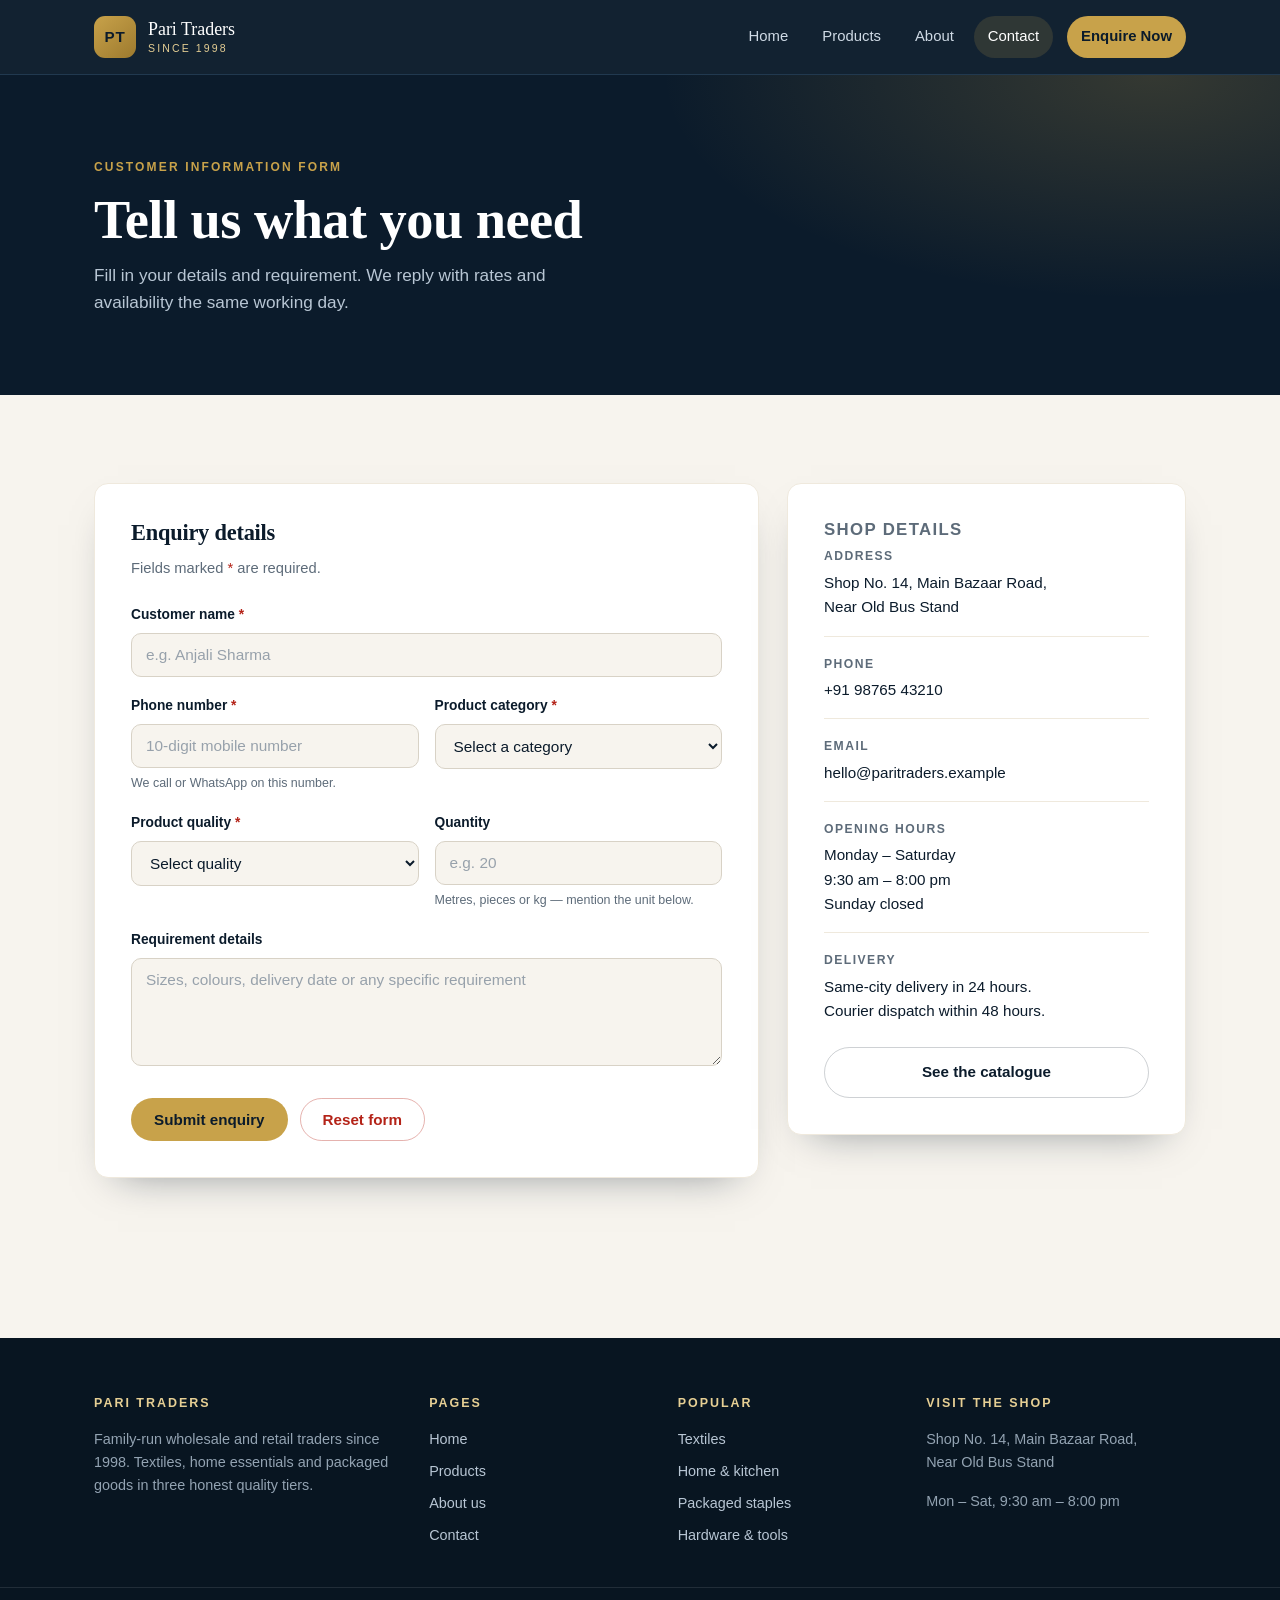
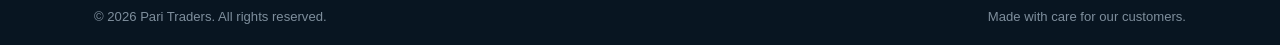
<file: contact.html>
<!DOCTYPE html>
<html lang="en">
<head>
  <meta charset="UTF-8">
  <meta name="viewport" content="width=device-width, initial-scale=1">
  <title>Customer Enquiry | Pari Traders</title>
  <meta name="description" content="Send your name, phone number, product and preferred quality tier to Pari Traders and get rates the same day.">
  <link rel="stylesheet" href="css/style.css">
</head>
<body>

  <header class="site-header">
    <div class="container header-inner">
      <a class="brand" href="index.html">
        <span class="brand-mark">PT</span>
        <span class="brand-text">
          Pari Traders
          <small>Since 1998</small>
        </span>
      </a>

      <button class="nav-toggle" type="button" aria-label="Toggle navigation" aria-expanded="false" aria-controls="site-nav">
        <span></span>
        <span></span>
        <span></span>
      </button>

      <nav class="site-nav" id="site-nav">
        <a href="index.html">Home</a>
        <a href="products.html">Products</a>
        <a href="about.html">About</a>
        <a href="contact.html" class="active" aria-current="page">Contact</a>
        <a href="contact.html" class="nav-cta">Enquire Now</a>
      </nav>
    </div>
  </header>

  <main>

    <section class="page-head">
      <div class="container">
        <span class="eyebrow">Customer information form</span>
        <h1>Tell us what you need</h1>
        <p class="lead">Fill in your details and requirement. We reply with rates and availability the same working day.</p>
      </div>
    </section>

    <section class="section">
      <div class="container contact-layout">

        <div class="panel">
          <form id="customer-form" novalidate>

            <h2 style="font-size: 1.4rem;">Enquiry details</h2>
            <p style="color: var(--muted); font-size: 0.92rem; margin-bottom: 24px;">
              Fields marked <span style="color: var(--danger);">*</span> are required.
            </p>

            <div class="field">
              <label for="name">Customer name <span class="req">*</span></label>
              <input type="text" id="name" name="name" placeholder="e.g. Anjali Sharma" autocomplete="name" required>
              <span class="error" role="alert"></span>
            </div>

            <div class="field-row">
              <div class="field">
                <label for="phone">Phone number <span class="req">*</span></label>
                <input type="tel" id="phone" name="phone" inputmode="numeric" placeholder="10-digit mobile number" autocomplete="tel" maxlength="10" required>
                <span class="hint">We call or WhatsApp on this number.</span>
                <span class="error" role="alert"></span>
              </div>

              <div class="field">
                <label for="product">Product category <span class="req">*</span></label>
                <select id="product" name="product" required>
                  <option value="">Select a category</option>
                  <option>Textiles &amp; fabrics</option>
                  <option>Bedsheets &amp; towels</option>
                  <option>Home &amp; kitchen</option>
                  <option>Packaged staples</option>
                  <option>Electronics accessories</option>
                  <option>Hardware &amp; tools</option>
                  <option>Other (mentioned below)</option>
                </select>
                <span class="error" role="alert"></span>
              </div>
            </div>

            <div class="field-row">
              <div class="field">
                <label for="quality">Product quality <span class="req">*</span></label>
                <select id="quality" name="quality" required>
                  <option value="">Select quality</option>
                  <option>High Quality</option>
                  <option>Medium Quality</option>
                  <option>Low Quality</option>
                </select>
                <span class="error" role="alert"></span>
              </div>

              <div class="field">
                <label for="quantity">Quantity</label>
                <input type="number" id="quantity" name="quantity" min="1" step="1" placeholder="e.g. 20">
                <span class="hint">Metres, pieces or kg — mention the unit below.</span>
                <span class="error" role="alert"></span>
              </div>
            </div>

            <div class="field">
              <label for="message">Requirement details</label>
              <textarea id="message" name="message" placeholder="Sizes, colours, delivery date or any specific requirement"></textarea>
            </div>

            <div class="form-actions">
              <button type="submit" class="btn btn-primary">Submit enquiry</button>
              <button type="reset" class="btn btn-danger">Reset form</button>
            </div>
          </form>

          <div class="form-success" role="status" aria-live="polite">
            <span class="check-big" aria-hidden="true">✓</span>
            <h2 style="margin-bottom: 6px;">Enquiry received</h2>
            <p style="color: var(--muted); margin: 0;">Thank you — our team will contact you on the number provided.</p>

            <div class="summary"></div>

            <div class="form-actions" style="justify-content: center;">
              <button type="button" class="btn btn-primary" data-send-another>Send another enquiry</button>
              <a href="products.html" class="btn btn-ghost">Back to products</a>
            </div>
          </div>
        </div>

        <aside class="panel">
          <h3 style="font-size: 1.05rem; font-family: var(--font-body); letter-spacing: 0.08em; text-transform: uppercase; color: var(--muted);">Shop details</h3>

          <dl class="info-list">
            <div>
              <dt>Address</dt>
              <dd>Shop No. 14, Main Bazaar Road,<br>Near Old Bus Stand</dd>
            </div>
            <div>
              <dt>Phone</dt>
              <dd><a href="tel:+919876543210">+91 98765 43210</a></dd>
            </div>
            <div>
              <dt>Email</dt>
              <dd><a href="mailto:hello@paritraders.example">hello@paritraders.example</a></dd>
            </div>
            <div>
              <dt>Opening hours</dt>
              <dd>Monday – Saturday<br>9:30 am – 8:00 pm<br>Sunday closed</dd>
            </div>
            <div>
              <dt>Delivery</dt>
              <dd>Same-city delivery in 24 hours.<br>Courier dispatch within 48 hours.</dd>
            </div>
          </dl>

          <a href="products.html" class="btn btn-ghost" style="margin-top: 24px; width: 100%;">See the catalogue</a>
        </aside>

      </div>
    </section>

  </main>

  <footer class="site-footer">
    <div class="container">
      <div class="footer-grid">
        <div>
          <h4>Pari Traders</h4>
          <p>Family-run wholesale and retail traders since 1998. Textiles, home essentials and packaged goods in three honest quality tiers.</p>
        </div>

        <div>
          <h4>Pages</h4>
          <ul class="footer-links">
            <li><a href="index.html">Home</a></li>
            <li><a href="products.html">Products</a></li>
            <li><a href="about.html">About us</a></li>
            <li><a href="contact.html">Contact</a></li>
          </ul>
        </div>

        <div>
          <h4>Popular</h4>
          <ul class="footer-links">
            <li><a href="products.html">Textiles</a></li>
            <li><a href="products.html">Home &amp; kitchen</a></li>
            <li><a href="products.html">Packaged staples</a></li>
            <li><a href="products.html">Hardware &amp; tools</a></li>
          </ul>
        </div>

        <div>
          <h4>Visit the shop</h4>
          <p>Shop No. 14, Main Bazaar Road,<br>Near Old Bus Stand</p>
          <p>Mon – Sat, 9:30 am – 8:00 pm</p>
        </div>
      </div>
    </div>

    <div class="footer-bottom">
      <div class="container">
        <span>&copy; <span data-year>2026</span> Pari Traders. All rights reserved.</span>
        <span>Made with care for our customers.</span>
      </div>
    </div>
  </footer>

  <script src="js/main.js"></script>
</body>
</html>
</file>
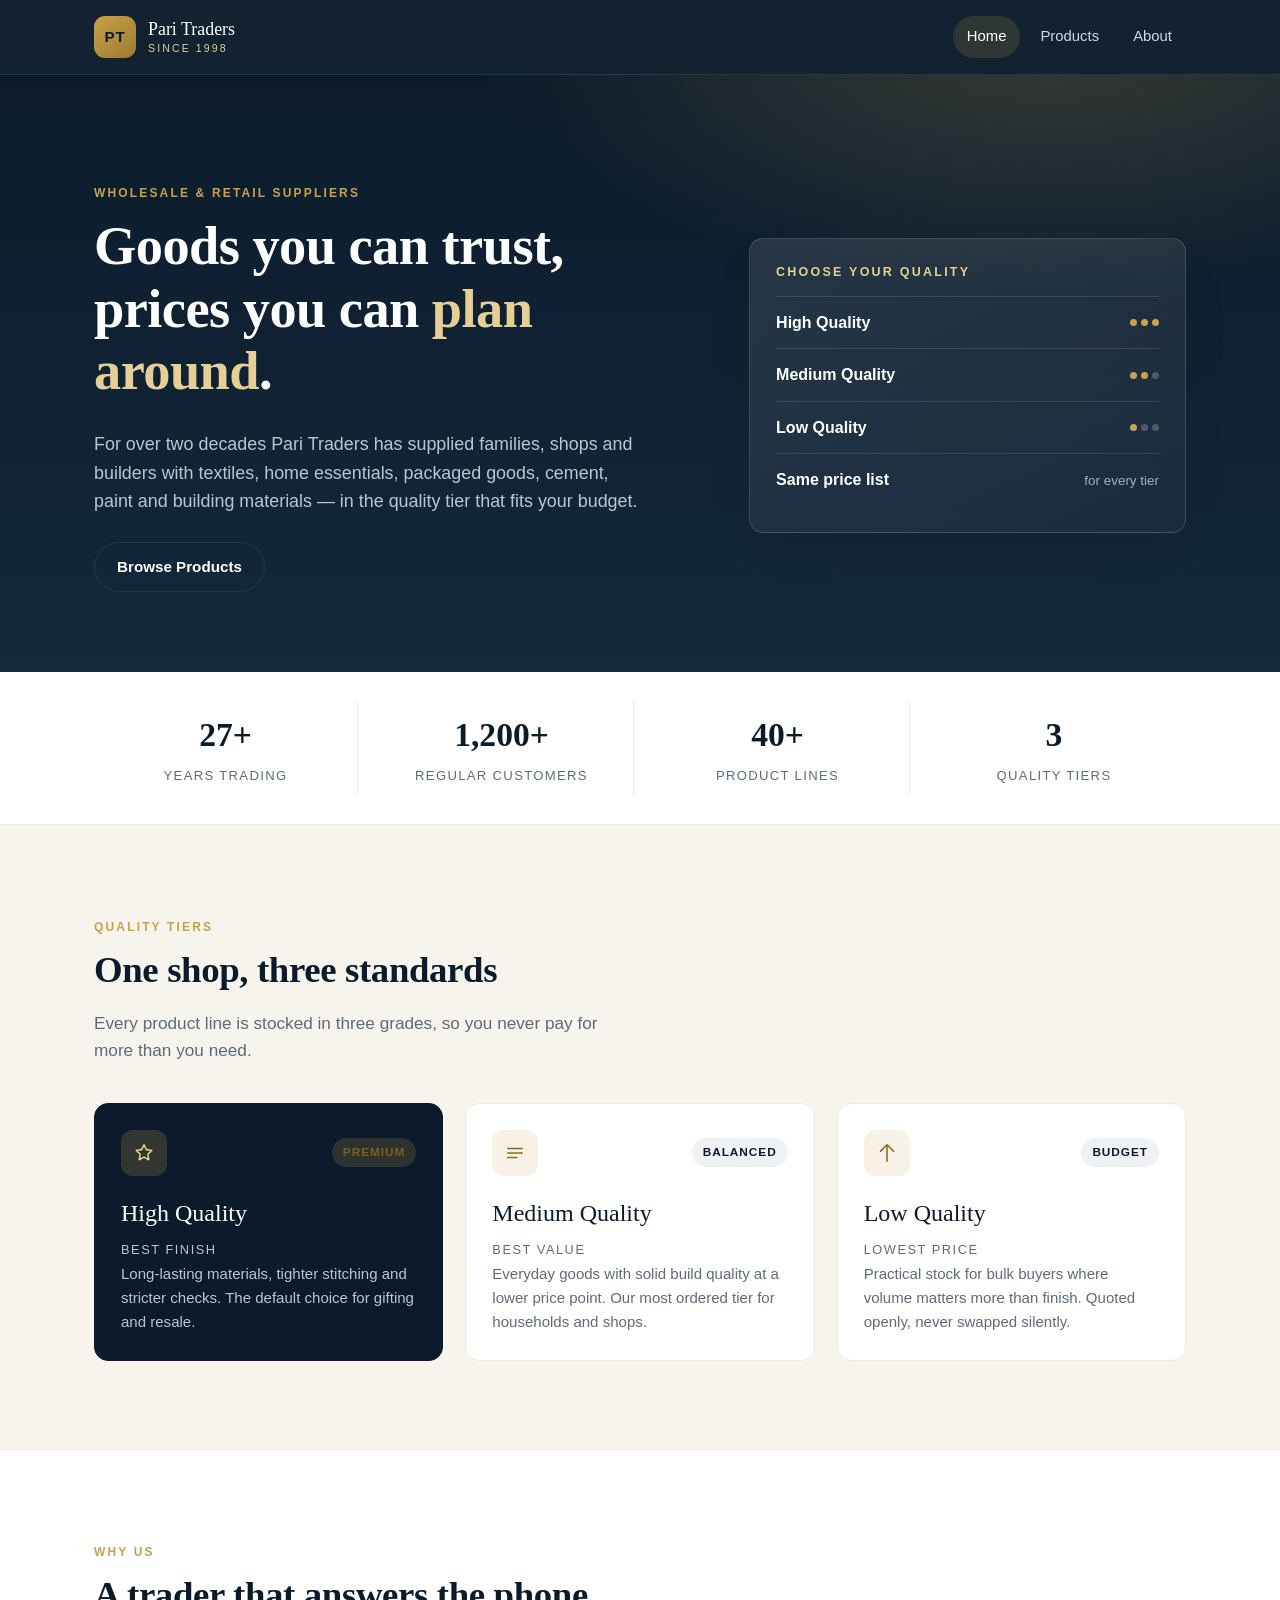
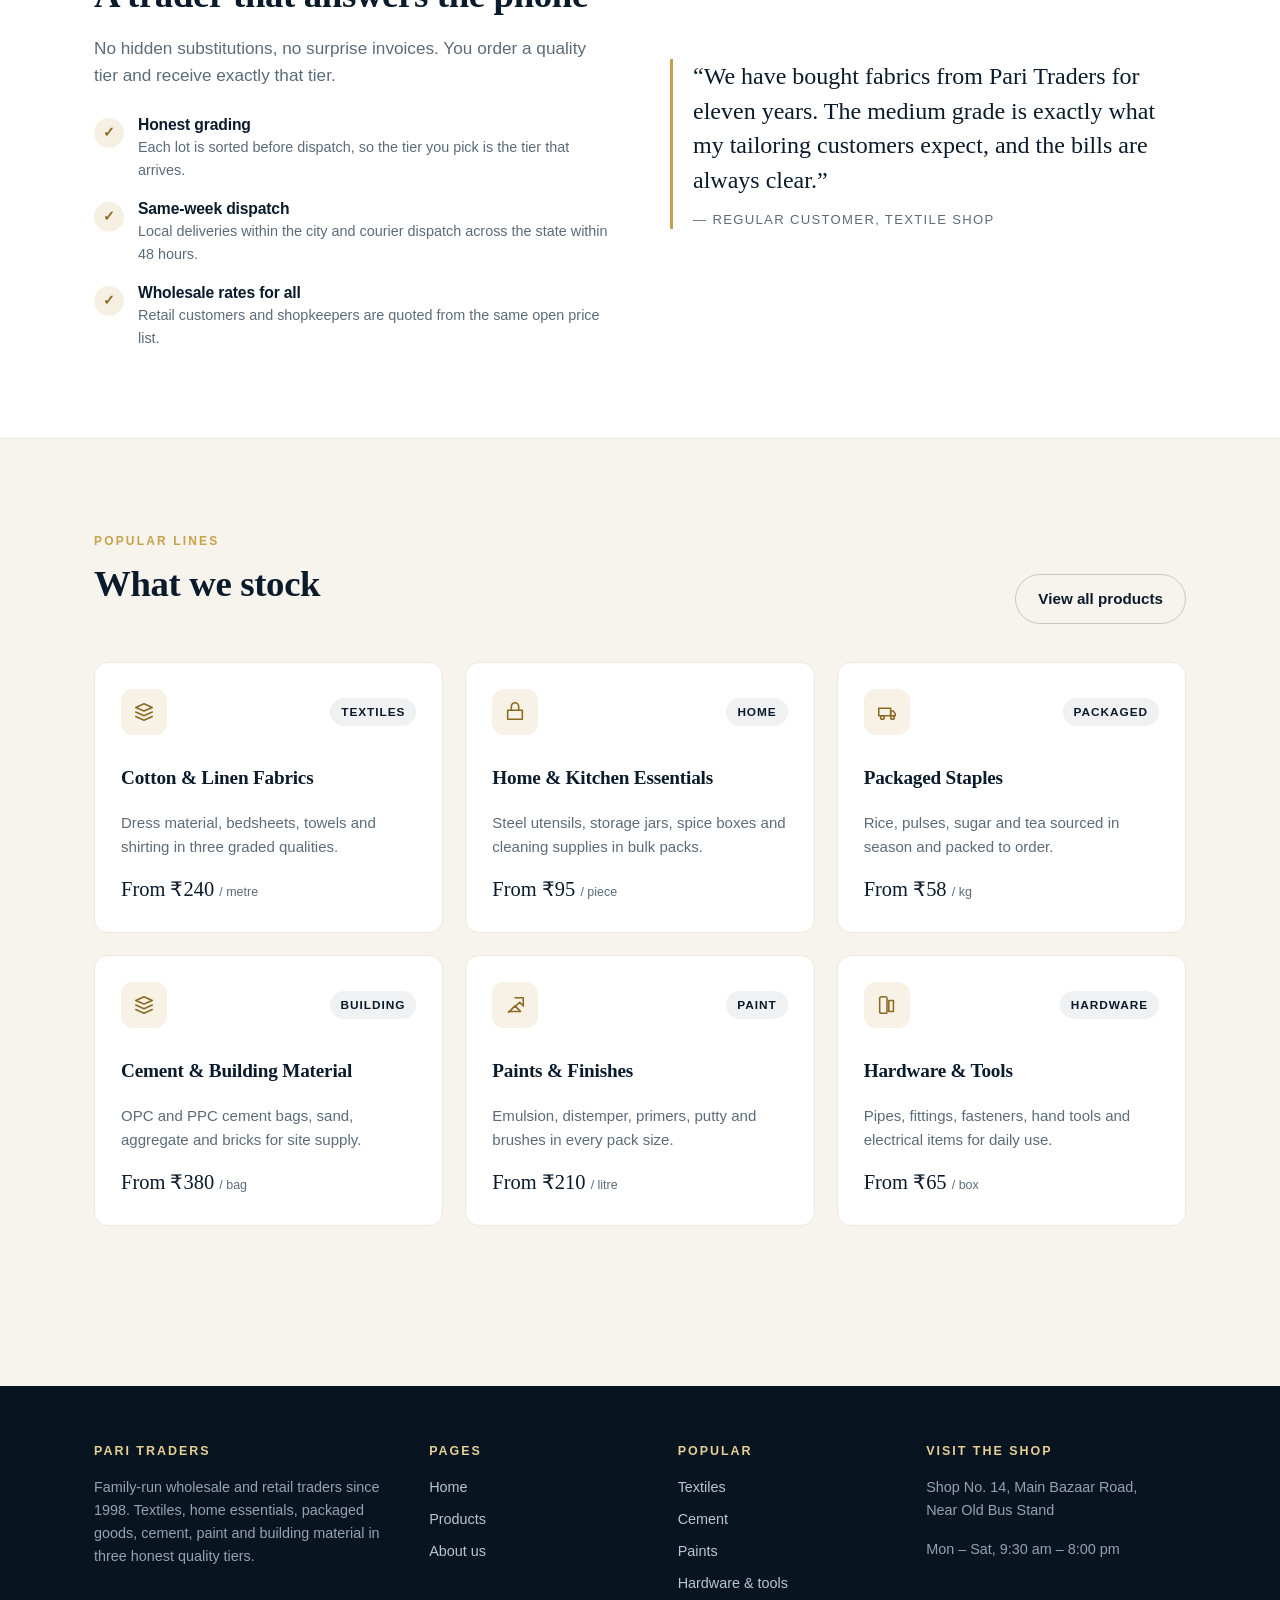
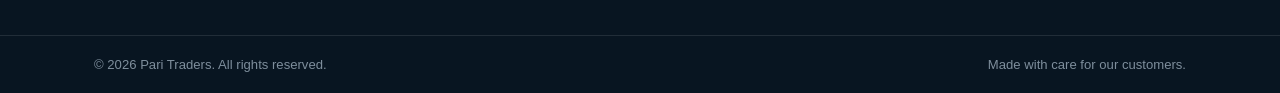
<file: pari-traders.html>
<!DOCTYPE html>
<html lang="en">
<head>
<meta charset="UTF-8">
<meta name="viewport" content="width=device-width, initial-scale=1">
<title>Pari Traders | Quality Goods, Fair Prices</title>
<meta name="description" content="Pari Traders supplies textiles, home essentials and packaged goods in High, Medium and Low quality tiers at honest wholesale prices.">
<style>
:root {
  --ink: #0b1b2b;
  --ink-soft: #14293d;
  --ink-line: #21394f;
  --gold: #c8a24a;
  --gold-soft: #e6cf94;
  --paper: #f7f4ee;
  --paper-dim: #efe9dd;
  --white: #ffffff;
  --muted: #5d6b79;
  --danger: #b42318;
  --success: #1f7a4d;
  --radius: 14px;
  --radius-sm: 10px;
  --shadow: 0 18px 40px -24px rgba(11, 27, 43, 0.5);
  --max: 1140px;
  --font-body: -apple-system, BlinkMacSystemFont, "Segoe UI", Roboto, Helvetica, Arial, sans-serif;
  --font-display: "Iowan Old Style", "Palatino Linotype", Georgia, serif;
}

* {
  box-sizing: border-box;
}

html {
  scroll-behavior: smooth;
}

body {
  margin: 0;
  font-family: var(--font-body);
  color: var(--ink);
  background: var(--paper);
  line-height: 1.6;
  -webkit-font-smoothing: antialiased;
}

img {
  max-width: 100%;
  display: block;
}

a {
  color: inherit;
  text-decoration: none;
}

h1, h2, h3 {
  font-family: var(--font-display);
  line-height: 1.15;
  margin: 0 0 0.5em;
  font-weight: 600;
  letter-spacing: -0.01em;
}

h1 {
  font-size: clamp(2.1rem, 5vw, 3.4rem);
}

h2 {
  font-size: clamp(1.6rem, 3.2vw, 2.3rem);
}

h3 {
  font-size: 1.2rem;
}

p {
  margin: 0 0 1rem;
}

.container {
  width: 100%;
  max-width: var(--max);
  margin: 0 auto;
  padding: 0 24px;
}

.eyebrow {
  display: inline-block;
  font-size: 0.75rem;
  font-weight: 700;
  letter-spacing: 0.18em;
  text-transform: uppercase;
  color: var(--gold);
  margin-bottom: 0.75rem;
}

.lead {
  font-size: 1.075rem;
  color: var(--muted);
  max-width: 56ch;
}

/* ---------- Header ---------- */

.site-header {
  position: sticky;
  top: 0;
  z-index: 50;
  background: rgba(11, 27, 43, 0.97);
  backdrop-filter: blur(8px);
  border-bottom: 1px solid var(--ink-line);
}

.header-inner {
  display: flex;
  align-items: center;
  justify-content: space-between;
  gap: 20px;
  min-height: 74px;
}

.brand {
  display: inline-flex;
  align-items: center;
  gap: 12px;
  color: var(--white);
}

.brand-mark {
  display: grid;
  place-items: center;
  width: 42px;
  height: 42px;
  border-radius: 11px;
  background: linear-gradient(140deg, var(--gold), #9d7a2e);
  color: var(--ink);
  font-weight: 800;
  font-size: 0.95rem;
  letter-spacing: 0.05em;
}

.brand-text {
  font-family: var(--font-display);
  font-size: 1.12rem;
  line-height: 1.1;
  display: flex;
  flex-direction: column;
}

.brand-text small {
  font-family: var(--font-body);
  font-size: 0.66rem;
  letter-spacing: 0.2em;
  text-transform: uppercase;
  color: var(--gold-soft);
  margin-top: 3px;
}

.site-nav {
  display: flex;
  align-items: center;
  gap: 6px;
}

.site-nav a {
  color: #cfdae5;
  padding: 9px 14px;
  border-radius: 999px;
  font-size: 0.93rem;
  font-weight: 500;
  transition: color 0.18s ease, background 0.18s ease;
}

.site-nav a:hover {
  color: var(--white);
  background: rgba(255, 255, 255, 0.08);
}

.site-nav a.active {
  color: var(--white);
  background: rgba(200, 162, 74, 0.16);
}

.site-nav .nav-cta {
  margin-left: 8px;
  color: var(--ink);
  background: var(--gold);
  font-weight: 700;
}

.site-nav .nav-cta:hover {
  background: var(--gold-soft);
  color: var(--ink);
}

.nav-toggle {
  display: none;
  width: 44px;
  height: 42px;
  border: 1px solid var(--ink-line);
  border-radius: 10px;
  background: transparent;
  cursor: pointer;
  padding: 10px;
}

.nav-toggle span {
  display: block;
  height: 2px;
  border-radius: 2px;
  background: var(--white);
  margin: 4px 0;
  transition: transform 0.2s ease, opacity 0.2s ease;
}

/* ---------- Buttons ---------- */

.btn {
  display: inline-flex;
  align-items: center;
  justify-content: center;
  gap: 8px;
  padding: 12px 22px;
  border-radius: 999px;
  border: 1px solid transparent;
  font-family: inherit;
  font-size: 0.95rem;
  font-weight: 600;
  cursor: pointer;
  transition: transform 0.15s ease, background 0.18s ease, color 0.18s ease, border-color 0.18s ease;
}

.btn:hover {
  transform: translateY(-1px);
}

.btn-primary {
  background: var(--gold);
  color: var(--ink);
}

.btn-primary:hover {
  background: var(--gold-soft);
}

.btn-outline {
  border-color: var(--ink-line);
  color: var(--white);
}

.btn-outline:hover {
  border-color: var(--gold);
  color: var(--gold-soft);
}

.btn-ghost {
  border-color: rgba(11, 27, 43, 0.2);
  color: var(--ink);
}

.btn-ghost:hover {
  border-color: var(--ink);
}

.btn-danger {
  background: transparent;
  border-color: rgba(180, 35, 24, 0.35);
  color: var(--danger);
}

.btn-danger:hover {
  background: rgba(180, 35, 24, 0.06);
}

/* ---------- Hero ---------- */

.hero {
  background:
    radial-gradient(900px 420px at 82% -10%, rgba(200, 162, 74, 0.25), transparent 65%),
    linear-gradient(180deg, var(--ink) 0%, var(--ink-soft) 100%);
  color: var(--white);
  padding: clamp(56px, 9vw, 104px) 0 clamp(48px, 7vw, 80px);
  overflow: hidden;
}

.hero .container {
  display: grid;
  grid-template-columns: 1.15fr 0.85fr;
  gap: clamp(28px, 5vw, 64px);
  align-items: center;
}

.hero h1 {
  color: var(--white);
}

.hero h1 em {
  font-style: normal;
  color: var(--gold-soft);
}

.hero .lead {
  color: #b8c6d4;
  font-size: 1.12rem;
}

.hero-actions {
  display: flex;
  flex-wrap: wrap;
  gap: 12px;
  margin-top: 26px;
}

.hero-visual {
  position: relative;
  padding: 26px;
  border-radius: var(--radius);
  border: 1px solid rgba(255, 255, 255, 0.14);
  background: linear-gradient(160deg, rgba(255, 255, 255, 0.1), rgba(255, 255, 255, 0.03));
  box-shadow: var(--shadow);
}

.hero-visual::after {
  content: "";
  position: absolute;
  inset: 14px -14px -14px 14px;
  border: 1px solid rgba(200, 162, 74, 0.35);
  border-radius: var(--radius);
  z-index: -1;
}

.hero-visual h3 {
  font-size: 0.78rem;
  font-family: var(--font-body);
  text-transform: uppercase;
  letter-spacing: 0.18em;
  color: var(--gold-soft);
  margin-bottom: 16px;
}

.tier-row {
  display: flex;
  align-items: center;
  justify-content: space-between;
  gap: 14px;
  padding: 13px 0;
  border-top: 1px solid rgba(255, 255, 255, 0.12);
}

.tier-row span:first-child {
  font-weight: 600;
}

.tier-row .tier-note {
  font-size: 0.84rem;
  color: #9fb0bf;
}

.tier-dots {
  display: inline-flex;
  gap: 4px;
}

.tier-dots i {
  width: 7px;
  height: 7px;
  border-radius: 50%;
  background: rgba(255, 255, 255, 0.22);
}

.tier-dots i.on {
  background: var(--gold);
}

/* ---------- Stats ---------- */

.stats {
  background: var(--white);
  border-bottom: 1px solid var(--paper-dim);
}

.stats .container {
  display: grid;
  grid-template-columns: repeat(4, 1fr);
  gap: 12px;
  padding-top: 28px;
  padding-bottom: 28px;
}

.stat {
  text-align: center;
  padding: 8px 6px;
  border-right: 1px solid var(--paper-dim);
}

.stat:last-child {
  border-right: 0;
}

.stat strong {
  display: block;
  font-family: var(--font-display);
  font-size: clamp(1.5rem, 3vw, 2.1rem);
  color: var(--ink);
}

.stat span {
  font-size: 0.82rem;
  text-transform: uppercase;
  letter-spacing: 0.1em;
  color: var(--muted);
}

/* ---------- Sections ---------- */

.section {
  padding: clamp(52px, 7vw, 88px) 0;
}

.section-head {
  display: flex;
  flex-wrap: wrap;
  align-items: flex-end;
  justify-content: space-between;
  gap: 20px;
  margin-bottom: 38px;
}

.section-head p {
  margin: 0;
}

.section-alt {
  background: var(--white);
  border-top: 1px solid var(--paper-dim);
  border-bottom: 1px solid var(--paper-dim);
}

.section-dark {
  background: var(--ink);
  color: var(--white);
}

.section-dark .lead,
.section-dark p {
  color: #b8c6d4;
}

.section-dark h2 {
  color: var(--white);
}

/* ---------- Cards & grids ---------- */

.grid {
  display: grid;
  gap: 22px;
}

.grid-3 {
  grid-template-columns: repeat(3, 1fr);
}

.grid-2 {
  grid-template-columns: repeat(2, 1fr);
}

.card {
  background: var(--white);
  border: 1px solid var(--paper-dim);
  border-radius: var(--radius);
  padding: 26px;
  transition: transform 0.2s ease, box-shadow 0.2s ease, border-color 0.2s ease;
}

.card:hover {
  transform: translateY(-3px);
  box-shadow: var(--shadow);
  border-color: rgba(200, 162, 74, 0.5);
}

.card h3 {
  margin-bottom: 8px;
}

.card p {
  color: var(--muted);
  font-size: 0.94rem;
  margin-bottom: 0;
}

.card-top {
  display: flex;
  align-items: center;
  justify-content: space-between;
  gap: 12px;
  margin-bottom: 18px;
}

.icon-badge {
  display: grid;
  place-items: center;
  width: 46px;
  height: 46px;
  border-radius: 12px;
  background: rgba(200, 162, 74, 0.14);
  color: #8a6a23;
  font-size: 1.25rem;
}

.tag {
  display: inline-flex;
  align-items: center;
  gap: 6px;
  padding: 5px 11px;
  border-radius: 999px;
  background: rgba(11, 27, 43, 0.06);
  color: var(--ink);
  font-size: 0.74rem;
  font-weight: 700;
  letter-spacing: 0.08em;
  text-transform: uppercase;
}

.tag-gold {
  background: rgba(200, 162, 74, 0.18);
  color: #7d5f1e;
}

/* ---------- Product cards ---------- */

.product-card {
  display: flex;
  flex-direction: column;
  gap: 14px;
}

.product-card .price {
  font-family: var(--font-display);
  font-size: 1.28rem;
  color: var(--ink);
  margin-top: auto;
}

.product-card .price small {
  font-family: var(--font-body);
  font-size: 0.78rem;
  color: var(--muted);
  font-weight: 400;
}

.product-card ul {
  list-style: none;
  padding: 0;
  margin: 0;
  display: grid;
  gap: 7px;
  font-size: 0.9rem;
  color: var(--muted);
}

.product-card li::before {
  content: "✓";
  color: var(--gold);
  font-weight: 700;
  margin-right: 8px;
}

.filters {
  display: flex;
  flex-wrap: wrap;
  gap: 8px;
  margin-bottom: 30px;
}

.filters button {
  padding: 9px 16px;
  border-radius: 999px;
  border: 1px solid rgba(11, 27, 43, 0.16);
  background: var(--white);
  color: var(--ink);
  font-family: inherit;
  font-size: 0.87rem;
  font-weight: 600;
  cursor: pointer;
  transition: background 0.16s ease, border-color 0.16s ease, color 0.16s ease;
}

.filters button:hover {
  border-color: var(--ink);
}

.filters button.active {
  background: var(--ink);
  border-color: var(--ink);
  color: var(--white);
}

[data-tier].is-hidden {
  display: none;
}

/* ---------- Quality tiers ---------- */

.tier-card {
  position: relative;
  overflow: hidden;
}

.tier-card .tier-label {
  font-family: var(--font-display);
  font-size: 1.5rem;
  display: block;
  margin-bottom: 4px;
}

.tier-card .tier-sub {
  font-size: 0.8rem;
  letter-spacing: 0.12em;
  text-transform: uppercase;
  color: var(--muted);
}

.tier-card.highlight {
  background: var(--ink);
  border-color: var(--ink);
  color: var(--white);
}

.tier-card.highlight .tier-sub,
.tier-card.highlight p {
  color: #b8c6d4;
}

.tier-card.highlight .icon-badge {
  background: rgba(200, 162, 74, 0.2);
  color: var(--gold-soft);
}

/* ---------- Feature list ---------- */

.feature-list {
  display: grid;
  gap: 18px;
}

.feature {
  display: flex;
  gap: 14px;
  align-items: flex-start;
}

.feature .check {
  flex: 0 0 auto;
  display: grid;
  place-items: center;
  width: 30px;
  height: 30px;
  border-radius: 50%;
  background: rgba(200, 162, 74, 0.16);
  color: #8a6a23;
  font-size: 0.85rem;
  font-weight: 700;
  margin-top: 2px;
}

.feature h3 {
  font-family: var(--font-body);
  font-size: 0.98rem;
  margin-bottom: 2px;
}

.feature p {
  margin: 0;
  font-size: 0.9rem;
  color: var(--muted);
}

/* ---------- CTA band ---------- */

.cta-band {
  background: linear-gradient(120deg, var(--ink) 0%, #1c3850 100%);
  color: var(--white);
  border-radius: var(--radius);
  padding: clamp(28px, 5vw, 44px);
  display: flex;
  flex-wrap: wrap;
  align-items: center;
  justify-content: space-between;
  gap: 22px;
  box-shadow: var(--shadow);
}

.cta-band h2 {
  color: var(--white);
  margin-bottom: 6px;
}

.cta-band p {
  margin: 0;
  color: #b8c6d4;
  font-size: 0.96rem;
}

/* ---------- Page header ---------- */

.page-head {
  background:
    radial-gradient(700px 320px at 90% 0%, rgba(200, 162, 74, 0.22), transparent 70%),
    var(--ink);
  color: var(--white);
  padding: clamp(46px, 7vw, 78px) 0;
}

.page-head h1 {
  color: var(--white);
  margin-bottom: 10px;
}

.page-head .lead {
  color: #b8c6d4;
  margin: 0;
}

/* ---------- Contact / form ---------- */

.contact-layout {
  display: grid;
  grid-template-columns: 1.25fr 0.75fr;
  gap: 28px;
  align-items: start;
}

.panel {
  background: var(--white);
  border: 1px solid var(--paper-dim);
  border-radius: var(--radius);
  padding: clamp(24px, 4vw, 36px);
  box-shadow: var(--shadow);
}

.field {
  margin-bottom: 18px;
}

.field label {
  display: block;
  font-size: 0.86rem;
  font-weight: 600;
  margin-bottom: 7px;
}

.field label .req {
  color: var(--danger);
}

.field input,
.field select,
.field textarea {
  width: 100%;
  padding: 12px 14px;
  border: 1px solid #d8d2c6;
  border-radius: var(--radius-sm);
  background: var(--paper);
  color: var(--ink);
  font-family: inherit;
  font-size: 0.96rem;
  transition: border-color 0.16s ease, box-shadow 0.16s ease, background 0.16s ease;
}

.field textarea {
  resize: vertical;
  min-height: 108px;
}

.field input:focus,
.field select:focus,
.field textarea:focus {
  outline: none;
  border-color: var(--gold);
  background: var(--white);
  box-shadow: 0 0 0 3px rgba(200, 162, 74, 0.22);
}

.field input::placeholder,
.field textarea::placeholder {
  color: #97a1ab;
}

.field .hint {
  display: block;
  font-size: 0.78rem;
  color: var(--muted);
  margin-top: 6px;
}

.field .error {
  display: none;
  font-size: 0.78rem;
  color: var(--danger);
  margin-top: 6px;
}

.field.has-error input,
.field.has-error select,
.field.has-error textarea {
  border-color: var(--danger);
  background: #fdf4f3;
}

.field.has-error .error {
  display: block;
}

.field-row {
  display: grid;
  grid-template-columns: 1fr 1fr;
  gap: 16px;
}

.form-actions {
  display: flex;
  flex-wrap: wrap;
  gap: 12px;
  margin-top: 24px;
}

.form-success {
  display: none;
  text-align: center;
  padding: 16px 8px;
}

.form-success.show {
  display: block;
}

.form-success .check-big {
  display: grid;
  place-items: center;
  width: 62px;
  height: 62px;
  margin: 0 auto 16px;
  border-radius: 50%;
  background: rgba(31, 122, 77, 0.12);
  color: var(--success);
  font-size: 1.7rem;
}

.summary {
  margin: 22px auto 0;
  max-width: 440px;
  text-align: left;
  border: 1px solid var(--paper-dim);
  border-radius: var(--radius-sm);
  padding: 14px 18px;
  background: var(--paper);
  display: grid;
  gap: 8px;
  font-size: 0.9rem;
}

.summary div {
  display: flex;
  justify-content: space-between;
  gap: 16px;
}

.summary strong {
  color: var(--muted);
  font-weight: 500;
}

.info-list {
  display: grid;
  gap: 18px;
  margin: 0;
}

.info-list div {
  padding-bottom: 16px;
  border-bottom: 1px solid var(--paper-dim);
}

.info-list div:last-child {
  border-bottom: 0;
  padding-bottom: 0;
}

.info-list dt {
  font-size: 0.76rem;
  font-weight: 700;
  letter-spacing: 0.12em;
  text-transform: uppercase;
  color: var(--muted);
  margin-bottom: 4px;
}

.info-list dd {
  margin: 0;
  font-size: 0.95rem;
}

/* ---------- About timeline ---------- */

.timeline {
  position: relative;
  display: grid;
  gap: 26px;
  padding-left: 28px;
  border-left: 1px solid var(--paper-dim);
}

.timeline-item {
  position: relative;
}

.timeline-item::before {
  content: "";
  position: absolute;
  left: -34px;
  top: 7px;
  width: 11px;
  height: 11px;
  border-radius: 50%;
  background: var(--gold);
  box-shadow: 0 0 0 4px rgba(200, 162, 74, 0.18);
}

.timeline-item strong {
  display: block;
  font-family: var(--font-display);
  font-size: 1.15rem;
  color: var(--ink);
}

.timeline-item span {
  display: block;
  font-size: 0.78rem;
  letter-spacing: 0.14em;
  text-transform: uppercase;
  color: var(--gold);
  margin-bottom: 4px;
}

.timeline-item p {
  margin: 4px 0 0;
  color: var(--muted);
  font-size: 0.92rem;
}

.split {
  display: grid;
  grid-template-columns: 1fr 1fr;
  gap: clamp(24px, 5vw, 60px);
  align-items: center;
}

.quote {
  font-family: var(--font-display);
  font-size: clamp(1.15rem, 2.4vw, 1.5rem);
  line-height: 1.45;
  color: var(--ink);
  border-left: 3px solid var(--gold);
  padding-left: 20px;
  margin: 0;
}

.quote cite {
  display: block;
  font-family: var(--font-body);
  font-size: 0.82rem;
  font-style: normal;
  letter-spacing: 0.1em;
  text-transform: uppercase;
  color: var(--muted);
  margin-top: 12px;
}

/* ---------- Footer ---------- */

.site-footer {
  background: #081521;
  color: #b8c6d4;
  padding: 56px 0 0;
  margin-top: 72px;
}

.footer-grid {
  display: grid;
  grid-template-columns: 1.4fr 1fr 1fr 1.2fr;
  gap: 32px;
  padding-bottom: 40px;
}

.site-footer h4 {
  font-family: var(--font-body);
  font-size: 0.78rem;
  letter-spacing: 0.16em;
  text-transform: uppercase;
  color: var(--gold-soft);
  margin: 0 0 14px;
}

.site-footer p {
  font-size: 0.9rem;
  color: #93a3b2;
}

.footer-links {
  list-style: none;
  padding: 0;
  margin: 0;
  display: grid;
  gap: 9px;
  font-size: 0.9rem;
}

.footer-links a:hover {
  color: var(--gold-soft);
}

.footer-bottom {
  border-top: 1px solid rgba(255, 255, 255, 0.1);
  padding: 18px 0;
  font-size: 0.82rem;
}

.footer-bottom .container {
  display: flex;
  flex-wrap: wrap;
  justify-content: space-between;
  gap: 10px;
  color: #7e8e9c;
}

/* ---------- Responsive ---------- */

@media (max-width: 900px) {
  .hero .container,
  .split,
  .contact-layout {
    grid-template-columns: 1fr;
  }

  .hero-visual {
    max-width: 520px;
  }

  .grid-3 {
    grid-template-columns: repeat(2, 1fr);
  }

  .stats .container {
    grid-template-columns: repeat(2, 1fr);
  }

  .stat {
    border-right: 0;
    border-bottom: 1px solid var(--paper-dim);
    padding-bottom: 20px;
  }

  .stat:nth-last-child(-n + 2) {
    border-bottom: 0;
    padding-bottom: 8px;
  }

  .footer-grid {
    grid-template-columns: 1fr 1fr;
  }

  .nav-toggle {
    display: block;
  }

  .site-nav {
    position: absolute;
    top: 100%;
    left: 0;
    right: 0;
    flex-direction: column;
    align-items: stretch;
    gap: 4px;
    padding: 14px 20px 20px;
    background: var(--ink);
    border-bottom: 1px solid var(--ink-line);
    display: none;
  }

  .site-nav.open {
    display: flex;
  }

  .site-nav .nav-cta {
    margin-left: 0;
    text-align: center;
    justify-content: center;
  }

  .site-header {
    position: sticky;
  }

  .header-inner {
    position: relative;
  }
}

@media (max-width: 620px) {
  .grid-3,
  .grid-2,
  .field-row,
  .footer-grid {
    grid-template-columns: 1fr;
  }

  .hero-actions .btn,
  .form-actions .btn {
    flex: 1 1 100%;
  }

  .cta-band {
    text-align: left;
  }

  .section-head {
    margin-bottom: 28px;
  }
}

@media (prefers-reduced-motion: reduce) {
  html {
    scroll-behavior: auto;
  }

  * {
    transition: none !important;
  }
}


.page { display: none; }
.page.active { display: block; }
</style>
</head>
<body>

<header class="site-header">
  <div class="container header-inner">
    <a class="brand" href="#home">
      <span class="brand-mark">PT</span>
      <span class="brand-text">
        Pari Traders
        <small>Since 1998</small>
      </span>
    </a>

    <button class="nav-toggle" type="button" aria-label="Toggle navigation" aria-expanded="false" aria-controls="site-nav">
      <span></span>
      <span></span>
      <span></span>
    </button>

    <nav class="site-nav" id="site-nav">
        <a href="#home" class="active">Home</a>
        <a href="#products">Products</a>
        <a href="#about">About</a>
    </nav>
  </div>
</header>

<section class="page active" id="page-home" data-page="home">

    <section class="hero">
      <div class="container">
        <div>
          <span class="eyebrow">Wholesale &amp; Retail Suppliers</span>
          <h1>Goods you can trust, prices you can <em>plan around</em>.</h1>
          <p class="lead">
            For over two decades Pari Traders has supplied families, shops and builders with
            textiles, home essentials, packaged goods, cement, paint and building materials
            — in the quality tier that fits your budget.
          </p>

          <div class="hero-actions">
            <a href="#products" class="btn btn-outline">Browse Products</a>
          </div>
        </div>

        <aside class="hero-visual" aria-label="Our quality tiers">
          <h3>Choose your quality</h3>

          <div class="tier-row">
            <span>High Quality</span>
            <span class="tier-dots" aria-hidden="true">
              <i class="on"></i><i class="on"></i><i class="on"></i>
            </span>
          </div>

          <div class="tier-row">
            <span>Medium Quality</span>
            <span class="tier-dots" aria-hidden="true">
              <i class="on"></i><i class="on"></i><i></i>
            </span>
          </div>

          <div class="tier-row">
            <span>Low Quality</span>
            <span class="tier-dots" aria-hidden="true">
              <i class="on"></i><i></i><i></i>
            </span>
          </div>

          <div class="tier-row">
            <span>Same price list</span>
            <span class="tier-note">for every tier</span>
          </div>
        </aside>
      </div>
    </section>

    <section class="stats">
      <div class="container">
        <div class="stat">
          <strong>27+</strong>
          <span>Years trading</span>
        </div>
        <div class="stat">
          <strong>1,200+</strong>
          <span>Regular customers</span>
        </div>
        <div class="stat">
          <strong>40+</strong>
          <span>Product lines</span>
        </div>
        <div class="stat">
          <strong>3</strong>
          <span>Quality tiers</span>
        </div>
      </div>
    </section>

    <section class="section">
      <div class="container">
        <div class="section-head">
          <div>
            <span class="eyebrow">Quality tiers</span>
            <h2>One shop, three standards</h2>
            <p class="lead">Every product line is stocked in three grades, so you never pay for more than you need.</p>
          </div>
        </div>

        <div class="grid grid-3">
          <article class="card tier-card highlight">
            <div class="card-top">
              <span class="icon-badge" aria-hidden="true">
                <svg viewBox="0 0 24 24" width="22" height="22" fill="none" stroke="currentColor" stroke-width="1.7" stroke-linecap="round" stroke-linejoin="round">
                  <path d="M12 3l2.6 5.3 5.9.9-4.3 4.2 1 5.9-5.2-2.8-5.2 2.8 1-5.9L3.5 9.2l5.9-.9L12 3z"/>
                </svg>
              </span>
              <span class="tag tag-gold">Premium</span>
            </div>
            <span class="tier-label">High Quality</span>
            <span class="tier-sub">Best finish</span>
            <p>Long-lasting materials, tighter stitching and stricter checks. The default choice for gifting and resale.</p>
          </article>

          <article class="card tier-card">
            <div class="card-top">
              <span class="icon-badge" aria-hidden="true">
                <svg viewBox="0 0 24 24" width="22" height="22" fill="none" stroke="currentColor" stroke-width="1.7" stroke-linecap="round" stroke-linejoin="round">
                  <path d="M4 7h16M4 12h16M4 17h10"/>
                </svg>
              </span>
              <span class="tag">Balanced</span>
            </div>
            <span class="tier-label">Medium Quality</span>
            <span class="tier-sub">Best value</span>
            <p>Everyday goods with solid build quality at a lower price point. Our most ordered tier for households and shops.</p>
          </article>

          <article class="card tier-card">
            <div class="card-top">
              <span class="icon-badge" aria-hidden="true">
                <svg viewBox="0 0 24 24" width="22" height="22" fill="none" stroke="currentColor" stroke-width="1.7" stroke-linecap="round" stroke-linejoin="round">
                  <path d="M12 3v18M5 10l7-7 7 7"/>
                </svg>
              </span>
              <span class="tag">Budget</span>
            </div>
            <span class="tier-label">Low Quality</span>
            <span class="tier-sub">Lowest price</span>
            <p>Practical stock for bulk buyers where volume matters more than finish. Quoted openly, never swapped silently.</p>
          </article>
        </div>
      </div>
    </section>

    <section class="section section-alt">
      <div class="container split">
        <div>
          <span class="eyebrow">Why us</span>
          <h2>A trader that answers the phone</h2>
          <p class="lead">No hidden substitutions, no surprise invoices. You order a quality tier and receive exactly that tier.</p>

          <div class="feature-list" style="margin-top: 26px;">
            <div class="feature">
              <span class="check" aria-hidden="true">✓</span>
              <div>
                <h3>Honest grading</h3>
                <p>Each lot is sorted before dispatch, so the tier you pick is the tier that arrives.</p>
              </div>
            </div>

            <div class="feature">
              <span class="check" aria-hidden="true">✓</span>
              <div>
                <h3>Same-week dispatch</h3>
                <p>Local deliveries within the city and courier dispatch across the state within 48 hours.</p>
              </div>
            </div>

            <div class="feature">
              <span class="check" aria-hidden="true">✓</span>
              <div>
                <h3>Wholesale rates for all</h3>
                <p>Retail customers and shopkeepers are quoted from the same open price list.</p>
              </div>
            </div>
          </div>
        </div>

        <div>
          <blockquote class="quote">
            “We have bought fabrics from Pari Traders for eleven years. The medium grade is exactly what my tailoring
            customers expect, and the bills are always clear.”
            <cite>— Regular customer, textile shop</cite>
          </blockquote>
        </div>
      </div>
    </section>

    <section class="section">
      <div class="container">
        <div class="section-head">
          <div>
            <span class="eyebrow">Popular lines</span>
            <h2>What we stock</h2>
          </div>
          <a href="#products" class="btn btn-ghost">View all products</a>
        </div>

        <div class="grid grid-3">
          <article class="card product-card" data-tier="high">
            <div class="card-top">
              <span class="icon-badge" aria-hidden="true">
                <svg viewBox="0 0 24 24" width="22" height="22" fill="none" stroke="currentColor" stroke-width="1.7" stroke-linecap="round" stroke-linejoin="round">
                  <path d="M3 7l9-4 9 4-9 4-9-4z"/><path d="M3 12l9 4 9-4M3 17l9 4 9-4"/>
                </svg>
              </span>
              <span class="tag">Textiles</span>
            </div>
            <h3>Cotton &amp; Linen Fabrics</h3>
            <p>Dress material, bedsheets, towels and shirting in three graded qualities.</p>
            <p class="price">From ₹240 <small>/ metre</small></p>
          </article>

          <article class="card product-card" data-tier="medium">
            <div class="card-top">
              <span class="icon-badge" aria-hidden="true">
                <svg viewBox="0 0 24 24" width="22" height="22" fill="none" stroke="currentColor" stroke-width="1.7" stroke-linecap="round" stroke-linejoin="round">
                  <path d="M4 10h16v10H4z"/><path d="M8 10V6a4 4 0 018 0v4"/>
                </svg>
              </span>
              <span class="tag">Home</span>
            </div>
            <h3>Home &amp; Kitchen Essentials</h3>
            <p>Steel utensils, storage jars, spice boxes and cleaning supplies in bulk packs.</p>
            <p class="price">From ₹95 <small>/ piece</small></p>
          </article>

          <article class="card product-card" data-tier="low">
            <div class="card-top">
              <span class="icon-badge" aria-hidden="true">
                <svg viewBox="0 0 24 24" width="22" height="22" fill="none" stroke="currentColor" stroke-width="1.7" stroke-linecap="round" stroke-linejoin="round">
                  <path d="M3 8h13v8H3z"/><path d="M16 11h3l2 3v2h-5z"/><circle cx="7" cy="18" r="2"/><circle cx="18" cy="18" r="2"/>
                </svg>
              </span>
              <span class="tag">Packaged</span>
            </div>
            <h3>Packaged Staples</h3>
            <p>Rice, pulses, sugar and tea sourced in season and packed to order.</p>
            <p class="price">From ₹58 <small>/ kg</small></p>
          </article>

          <article class="card product-card" data-tier="high">
            <div class="card-top">
              <span class="icon-badge" aria-hidden="true">
                <svg viewBox="0 0 24 24" width="22" height="22" fill="none" stroke="currentColor" stroke-width="1.7" stroke-linecap="round" stroke-linejoin="round">
                  <path d="M3 7l9-4 9 4-9 4-9-4z"/><path d="M3 12l9 4 9-4M3 17l9 4 9-4"/>
                </svg>
              </span>
              <span class="tag">Building</span>
            </div>
            <h3>Cement &amp; Building Material</h3>
            <p>OPC and PPC cement bags, sand, aggregate and bricks for site supply.</p>
            <p class="price">From ₹380 <small>/ bag</small></p>
          </article>

          <article class="card product-card" data-tier="medium">
            <div class="card-top">
              <span class="icon-badge" aria-hidden="true">
                <svg viewBox="0 0 24 24" width="22" height="22" fill="none" stroke="currentColor" stroke-width="1.7" stroke-linecap="round" stroke-linejoin="round">
                  <path d="M5 20l7-7 6 6H5z"/><path d="M12 4h9v9l-4-4-5 5"/>
                </svg>
              </span>
              <span class="tag">Paint</span>
            </div>
            <h3>Paints &amp; Finishes</h3>
            <p>Emulsion, distemper, primers, putty and brushes in every pack size.</p>
            <p class="price">From ₹210 <small>/ litre</small></p>
          </article>

          <article class="card product-card" data-tier="low">
            <div class="card-top">
              <span class="icon-badge" aria-hidden="true">
                <svg viewBox="0 0 24 24" width="22" height="22" fill="none" stroke="currentColor" stroke-width="1.7" stroke-linecap="round" stroke-linejoin="round">
                  <path d="M14 7h5v12h-5z"/><rect x="4" y="3" width="8" height="18" rx="2"/>
                </svg>
              </span>
              <span class="tag">Hardware</span>
            </div>
            <h3>Hardware &amp; Tools</h3>
            <p>Pipes, fittings, fasteners, hand tools and electrical items for daily use.</p>
            <p class="price">From ₹65 <small>/ box</small></p>
          </article>
        </div>
      </div>
    </section>

  </section><section class="page" id="page-products" data-page="products">

    <section class="page-head">
      <div class="container">
        <span class="eyebrow">Catalogue</span>
        <h1>Products &amp; quality tiers</h1>
        <p class="lead">Textiles, home essentials, packaged goods, cement, paint and building material — every line is stocked in High, Medium and Low quality. Filter the list to see what fits your budget.</p>
      </div>
    </section>

    <section class="section">
      <div class="container">

        <div class="filters" role="group" aria-label="Filter products by quality">
          <button type="button" data-filter="all" class="active">All products</button>
          <button type="button" data-filter="high">High quality</button>
          <button type="button" data-filter="medium">Medium quality</button>
          <button type="button" data-filter="low">Low quality</button>
        </div>

        <div class="grid grid-3">

          <article class="card product-card" data-tier="high">
            <div class="card-top">
              <span class="icon-badge" aria-hidden="true">
                <svg viewBox="0 0 24 24" width="22" height="22" fill="none" stroke="currentColor" stroke-width="1.7" stroke-linecap="round" stroke-linejoin="round">
                  <path d="M3 7l9-4 9 4-9 4-9-4z"/><path d="M3 12l9 4 9-4M3 17l9 4 9-4"/>
                </svg>
              </span>
              <span class="tag tag-gold">High quality</span>
            </div>
            <h3>Cotton &amp; Linen Fabrics</h3>
            <p>Combed cotton, linen blends and shirting material for tailors and boutiques.</p>
            <ul>
              <li>60s combed cotton, pre-shrunk</li>
              <li>Colour-fast dye lots</li>
              <li>Cut to order from 5 metres</li>
            </ul>
            <p class="price">₹420 <small>/ metre</small></p>
          </article>

          <article class="card product-card" data-tier="medium">
            <div class="card-top">
              <span class="icon-badge" aria-hidden="true">
                <svg viewBox="0 0 24 24" width="22" height="22" fill="none" stroke="currentColor" stroke-width="1.7" stroke-linecap="round" stroke-linejoin="round">
                  <path d="M3 7l9-4 9 4-9 4-9-4z"/><path d="M3 12l9 4 9-4M3 17l9 4 9-4"/>
                </svg>
              </span>
              <span class="tag">Medium quality</span>
            </div>
            <h3>Bedsheets &amp; Towels</h3>
            <p>Everyday household soft furnishings in single, double and king sizes.</p>
            <ul>
              <li>200 thread count cotton blend</li>
              <li>Matching pillow covers included</li>
              <li>Sold in packs of six</li>
            </ul>
            <p class="price">₹240 <small>/ metre</small></p>
          </article>

          <article class="card product-card" data-tier="low">
            <div class="card-top">
              <span class="icon-badge" aria-hidden="true">
                <svg viewBox="0 0 24 24" width="22" height="22" fill="none" stroke="currentColor" stroke-width="1.7" stroke-linecap="round" stroke-linejoin="round">
                  <path d="M3 7l9-4 9 4-9 4-9-4z"/><path d="M3 12l9 4 9-4M3 17l9 4 9-4"/>
                </svg>
              </span>
              <span class="tag">Low quality</span>
            </div>
            <h3>Bulk Shirting Rolls</h3>
            <p>Practical stock for volume buyers, sold by the full roll only.</p>
            <ul>
              <li>Mixed cotton-poly blend</li>
              <li>Standard 40 metre rolls</li>
              <li>Shade lots cannot be split</li>
            </ul>
            <p class="price">₹150 <small>/ metre</small></p>
          </article>

          <article class="card product-card" data-tier="high">
            <div class="card-top">
              <span class="icon-badge" aria-hidden="true">
                <svg viewBox="0 0 24 24" width="22" height="22" fill="none" stroke="currentColor" stroke-width="1.7" stroke-linecap="round" stroke-linejoin="round">
                  <path d="M4 10h16v10H4z"/><path d="M8 10V6a4 4 0 018 0v4"/>
                </svg>
              </span>
              <span class="tag tag-gold">High quality</span>
            </div>
            <h3>Steel Kitchenware</h3>
            <p>Heavy-gauge stainless steel utensils for restaurants and large kitchens.</p>
            <ul>
              <li>304 food-grade steel</li>
              <li>Mirror finish, induction safe</li>
              <li>Sold as full sets</li>
            </ul>
            <p class="price">₹1,150 <small>/ set</small></p>
          </article>

          <article class="card product-card" data-tier="medium">
            <div class="card-top">
              <span class="icon-badge" aria-hidden="true">
                <svg viewBox="0 0 24 24" width="22" height="22" fill="none" stroke="currentColor" stroke-width="1.7" stroke-linecap="round" stroke-linejoin="round">
                  <path d="M4 10h16v10H4z"/><path d="M8 10V6a4 4 0 018 0v4"/>
                </svg>
              </span>
              <span class="tag">Medium quality</span>
            </div>
            <h3>Storage &amp; Spice Boxes</h3>
            <p>Plastic and steel storage jars, spice dabbas and rack organisers.</p>
            <ul>
              <li>Food-safe, seal-tested lids</li>
              <li>Seven-piece and twelve-piece sets</li>
              <li>Cartons of 24 available</li>
            </ul>
            <p class="price">₹95 <small>/ piece</small></p>
          </article>

          <article class="card product-card" data-tier="low">
            <div class="card-top">
              <span class="icon-badge" aria-hidden="true">
                <svg viewBox="0 0 24 24" width="22" height="22" fill="none" stroke="currentColor" stroke-width="1.7" stroke-linecap="round" stroke-linejoin="round">
                  <path d="M4 10h16v10H4z"/><path d="M8 10V6a4 4 0 018 0v4"/>
                </svg>
              </span>
              <span class="tag">Low quality</span>
            </div>
            <h3>Utility Buckets &amp; Mugs</h3>
            <p>Basic plasticware for events, canteens and resale counters.</p>
            <ul>
              <li>Sold in cartons of 48</li>
              <li>Assorted colours only</li>
              <li>Best rate on full-carton orders</li>
            </ul>
            <p class="price">₹38 <small>/ piece</small></p>
          </article>

          <article class="card product-card" data-tier="high">
            <div class="card-top">
              <span class="icon-badge" aria-hidden="true">
                <svg viewBox="0 0 24 24" width="22" height="22" fill="none" stroke="currentColor" stroke-width="1.7" stroke-linecap="round" stroke-linejoin="round">
                  <path d="M3 8h13v8H3z"/><path d="M16 11h3l2 3v2h-5z"/><circle cx="7" cy="18" r="2"/><circle cx="18" cy="18" r="2"/>
                </svg>
              </span>
              <span class="tag tag-gold">High quality</span>
            </div>
            <h3>Packaged Staples</h3>
            <p>Season-sourced rice, pulses, sugar and tea, packed to order.</p>
            <ul>
              <li>Sorted and cleaned lots</li>
              <li>Sealed 1 kg / 5 kg packs</li>
              <li>Monthly supply contracts available</li>
            </ul>
            <p class="price">₹58 <small>/ kg</small></p>
          </article>

          <article class="card product-card" data-tier="medium">
            <div class="card-top">
              <span class="icon-badge" aria-hidden="true">
                <svg viewBox="0 0 24 24" width="22" height="22" fill="none" stroke="currentColor" stroke-width="1.7" stroke-linecap="round" stroke-linejoin="round">
                  <path d="M14 7h5v12h-5z"/><rect x="4" y="3" width="8" height="18" rx="2"/>
                </svg>
              </span>
              <span class="tag">Medium quality</span>
            </div>
            <h3>Mobile &amp; Cable Accessories</h3>
            <p>Chargers, data cables, earphones and power banks for resale counters.</p>
            <ul>
              <li>Tested before dispatch</li>
              <li>Six-month replacement on DOA units</li>
              <li>Mixed boxes of 20</li>
            </ul>
            <p class="price">₹140 <small>/ piece</small></p>
          </article>

          <article class="card product-card" data-tier="low">
            <div class="card-top">
              <span class="icon-badge" aria-hidden="true">
                <svg viewBox="0 0 24 24" width="22" height="22" fill="none" stroke="currentColor" stroke-width="1.7" stroke-linecap="round" stroke-linejoin="round">
                  <path d="M14 7h5v12h-5z"/><rect x="4" y="3" width="8" height="18" rx="2"/>
                </svg>
              </span>
              <span class="tag">Low quality</span>
            </div>
            <h3>Basic Hardware &amp; Tools</h3>
            <p>Screws, hinges, hand tools and fasteners for site and workshop use.</p>
            <ul>
              <li>Sold by weight or box</li>
              <li>Common sizes always in stock</li>
              <li>No mixed-size returns</li>
            </ul>
            <p class="price">₹65 <small>/ box</small></p>
          </article>

          <article class="card product-card" data-tier="high">
            <div class="card-top">
              <span class="icon-badge" aria-hidden="true">
                <svg viewBox="0 0 24 24" width="22" height="22" fill="none" stroke="currentColor" stroke-width="1.7" stroke-linecap="round" stroke-linejoin="round">
                  <path d="M3 7l9-4 9 4-9 4-9-4z"/><path d="M3 12l9 4 9-4M3 17l9 4 9-4"/>
                </svg>
              </span>
              <span class="tag tag-gold">High quality</span>
            </div>
            <h3>Cement &amp; Concrete</h3>
            <p>OPC 53 and PPC cement, white cement and ready-mix bags for site work.</p>
            <ul>
              <li>Fresh stock, dated bags</li>
              <li>Sell by the bag or full truck</li>
              <li>Bulk rates above 50 bags</li>
            </ul>
            <p class="price">₹390 <small>/ bag</small></p>
          </article>

          <article class="card product-card" data-tier="medium">
            <div class="card-top">
              <span class="icon-badge" aria-hidden="true">
                <svg viewBox="0 0 24 24" width="22" height="22" fill="none" stroke="currentColor" stroke-width="1.7" stroke-linecap="round" stroke-linejoin="round">
                  <path d="M5 20l7-7 6 6H5z"/><path d="M12 4h9v9l-4-4-5 5"/>
                </svg>
              </span>
              <span class="tag">Medium quality</span>
            </div>
            <h3>Paints, Primers &amp; Putty</h3>
            <p>Interior and exterior emulsion, distemper, primers, putty and thinners.</p>
            <ul>
              <li>1 L, 4 L and 20 L packs</li>
              <li>Shade cards on request</li>
              <li>Brushes, rollers and trays stocked</li>
            </ul>
            <p class="price">₹215 <small>/ litre</small></p>
          </article>

          <article class="card product-card" data-tier="high">
            <div class="card-top">
              <span class="icon-badge" aria-hidden="true">
                <svg viewBox="0 0 24 24" width="22" height="22" fill="none" stroke="currentColor" stroke-width="1.7" stroke-linecap="round" stroke-linejoin="round">
                  <path d="M4 6h16M4 12h16M4 18h16"/><path d="M8 4v16M16 4v16"/>
                </svg>
              </span>
              <span class="tag tag-gold">High quality</span>
            </div>
            <h3>TMT Steel &amp; Mesh</h3>
            <p>Fe500 TMT bars, binding wire and welded mesh cut to your site list.</p>
            <ul>
              <li>6 mm to 25 mm diameters</li>
              <li>Billed by weight</li>
              <li>Delivery by the tonne</li>
            </ul>
            <p class="price">₹62 <small>/ kg</small></p>
          </article>

          <article class="card product-card" data-tier="medium">
            <div class="card-top">
              <span class="icon-badge" aria-hidden="true">
                <svg viewBox="0 0 24 24" width="22" height="22" fill="none" stroke="currentColor" stroke-width="1.7" stroke-linecap="round" stroke-linejoin="round">
                  <path d="M3 5h18v14H3z"/><path d="M3 9h18M9 9v10M15 9v10"/>
                </svg>
              </span>
              <span class="tag">Medium quality</span>
            </div>
            <h3>Tiles &amp; Sanitaryware</h3>
            <p>Floor and wall tiles, basins, seats and fittings for homes and shops.</p>
            <ul>
              <li>Full-box and loose pieces</li>
              <li>Matched shade lots</li>
              <li>Sample pieces available</li>
            </ul>
            <p class="price">₹32 <small>/ sq ft</small></p>
          </article>

          <article class="card product-card" data-tier="medium">
            <div class="card-top">
              <span class="icon-badge" aria-hidden="true">
                <svg viewBox="0 0 24 24" width="22" height="22" fill="none" stroke="currentColor" stroke-width="1.7" stroke-linecap="round" stroke-linejoin="round">
                  <path d="M13 2L4 14h7l-1 8 9-12h-7l1-8z"/>
                </svg>
              </span>
              <span class="tag">Medium quality</span>
            </div>
            <h3>Electrical Fittings</h3>
            <p>Switches, sockets, wire, holders, fans and LED fittings for site wiring.</p>
            <ul>
              <li>ISI-marked wiring</li>
              <li>Branded and budget ranges</li>
              <li>Cartons and loose units</li>
            </ul>
            <p class="price">₹85 <small>/ piece</small></p>
          </article>

          <article class="card product-card" data-tier="low">
            <div class="card-top">
              <span class="icon-badge" aria-hidden="true">
                <svg viewBox="0 0 24 24" width="22" height="22" fill="none" stroke="currentColor" stroke-width="1.7" stroke-linecap="round" stroke-linejoin="round">
                  <path d="M4 20V8l8-4 8 4v12"/><path d="M9 20v-6h6v6"/>
                </svg>
              </span>
              <span class="tag">Low quality</span>
            </div>
            <h3>Plumbing &amp; Pipes</h3>
            <p>PVC and CPVC pipes, bends, valves, taps and tanks at working rates.</p>
            <ul>
              <li>All standard bores</li>
              <li>Cut lengths to order</li>
              <li>Sold by bundle or piece</li>
            </ul>
            <p class="price">₹120 <small>/ piece</small></p>
          </article>

          <article class="card product-card" data-tier="low">
            <div class="card-top">
              <span class="icon-badge" aria-hidden="true">
                <svg viewBox="0 0 24 24" width="22" height="22" fill="none" stroke="currentColor" stroke-width="1.7" stroke-linecap="round" stroke-linejoin="round">
                  <path d="M8 3l4 4-4 4-4-4z"/><path d="M16 13l4 4-4 4-4-4z"/><path d="M4 20l6-6M14 10l6-6"/>
                </svg>
              </span>
              <span class="tag">Low quality</span>
            </div>
            <h3>Readymade Garments</h3>
            <p>Shirts, kurtas, trousers and school uniforms in stocked size runs.</p>
            <ul>
              <li>Sized bundles of 10</li>
              <li>Mixed colour lots</li>
              <li>Best rate on full bundles</li>
            </ul>
            <p class="price">₹180 <small>/ piece</small></p>
          </article>

        </div>

      </div>
    </section>

  </section><section class="page" id="page-about" data-page="about">

    <section class="page-head">
      <div class="container">
        <span class="eyebrow">Our story</span>
        <h1>A shop built on repeat customers</h1>
        <p class="lead">Pari Traders started as a single fabric counter in 1998. Today we supply households, tailors and shopkeepers across the district.</p>
      </div>
    </section>

    <section class="section">
      <div class="container split">
        <div>
          <span class="eyebrow">Why we exist</span>
          <h2>Honest grading, open prices</h2>
          <p class="lead">
            Quality in this trade usually means whatever the seller says it means. We built the shop around the
            opposite idea: three clearly defined tiers, the same price list for everyone, and a bill that matches
            what was promised.
          </p>
          <p>
            That approach costs us a little on each sale and earns us customers who come back for a decade. Most of
            our business now comes from referrals and standing monthly orders.
          </p>
        </div>

        <div>
          <blockquote class="quote">
            “If a customer has to ask twice whether they were treated fairly, we have already lost them.”
            <cite>— Founding principle, Pari Traders</cite>
          </blockquote>
        </div>
      </div>
    </section>

    <section class="section section-alt">
      <div class="container">
        <div class="section-head">
          <div>
            <span class="eyebrow">Milestones</span>
            <h2>How we grew</h2>
          </div>
        </div>

        <div class="split" style="align-items: start;">
          <div class="timeline">
            <div class="timeline-item">
              <span>1998</span>
              <strong>One counter, one family</strong>
              <p>Opened as a fabric counter in the old bazaar with two grades of cotton cloth.</p>
            </div>
            <div class="timeline-item">
              <span>2006</span>
              <strong>Home essentials added</strong>
              <p>Expanded into kitchenware and household plasticware for local families.</p>
            </div>
            <div class="timeline-item">
              <span>2014</span>
              <strong>Wholesale desk</strong>
              <p>Started supplying shopkeepers and tailors with monthly standing orders.</p>
            </div>
            <div class="timeline-item">
              <span>2024</span>
              <strong>Three-tier catalogue</strong>
              <p>Standardised every product line into High, Medium and Low quality with published rates.</p>
            </div>
          </div>

          <div class="grid" style="gap: 16px;">
            <article class="card">
              <h3>Fair grading</h3>
              <p>Lots are sorted in-house before dispatch, so the tier on the invoice is the tier in the box.</p>
            </article>
            <article class="card">
              <h3>Open pricing</h3>
              <p>Retail and wholesale customers are quoted from the same list. No surprise line items.</p>
            </article>
            <article class="card">
              <h3>Dependable supply</h3>
              <p>Standing orders are confirmed weekly so shops are not left short before a season.</p>
            </article>
          </div>
        </div>
      </div>
    </section>

  </section>

<footer class="site-footer">
    <div class="container">
      <div class="footer-grid">
        <div>
          <h4>Pari Traders</h4>
          <p>Family-run wholesale and retail traders since 1998. Textiles, home essentials, packaged goods, cement, paint and building material in three honest quality tiers.</p>
        </div>

        <div>
          <h4>Pages</h4>
          <ul class="footer-links">
            <li><a href="#home">Home</a></li>
            <li><a href="#products">Products</a></li>
            <li><a href="#about">About us</a></li>
          </ul>
        </div>

        <div>
          <h4>Popular</h4>
          <ul class="footer-links">
            <li><a href="#products">Textiles</a></li>
            <li><a href="#products">Cement</a></li>
            <li><a href="#products">Paints</a></li>
            <li><a href="#products">Hardware &amp; tools</a></li>
          </ul>
        </div>

        <div>
          <h4>Visit the shop</h4>
          <p>Shop No. 14, Main Bazaar Road,<br>Near Old Bus Stand</p>
          <p>Mon – Sat, 9:30 am – 8:00 pm</p>
        </div>
      </div>
    </div>

    <div class="footer-bottom">
      <div class="container">
        <span>&copy; <span data-year>2026</span> Pari Traders. All rights reserved.</span>
        <span>Made with care for our customers.</span>
      </div>
    </div>
  </footer>

<script>
document.addEventListener("DOMContentLoaded", function () {
  var toggle = document.querySelector(".nav-toggle");
  var nav = document.querySelector(".site-nav");

  if (toggle && nav) {
    toggle.addEventListener("click", function () {
      var open = nav.classList.toggle("open");
      toggle.setAttribute("aria-expanded", open ? "true" : "false");
    });

    nav.querySelectorAll("a").forEach(function (link) {
      link.addEventListener("click", function () {
        nav.classList.remove("open");
        toggle.setAttribute("aria-expanded", "false");
      });
    });
  }

  document.querySelectorAll("[data-year]").forEach(function (node) {
    node.textContent = new Date().getFullYear();
  });

  var filterBar = document.querySelector(".filters");

  if (filterBar) {
    var cards = document.querySelectorAll("[data-tier]");

    filterBar.addEventListener("click", function (event) {
      var button = event.target.closest("button[data-filter]");
      if (!button) return;

      filterBar.querySelectorAll("button").forEach(function (btn) {
        btn.classList.remove("active");
      });
      button.classList.add("active");

      var value = button.getAttribute("data-filter");

      cards.forEach(function (card) {
        var matches = value === "all" || card.getAttribute("data-tier") === value;
        card.classList.toggle("is-hidden", !matches);
      });
    });
  }


});

</script>
<script>
(function () {
  var sections = Array.prototype.slice.call(document.querySelectorAll(".page"));
  var navLinks = Array.prototype.slice.call(document.querySelectorAll(".site-nav a"));

  function showPage() {
    var slug = (window.location.hash || "#home").replace("#", "");
    if (!document.getElementById("page-" + slug)) slug = "home";

    sections.forEach(function (section) {
      section.classList.toggle("active", section.getAttribute("data-page") === slug);
    });

    navLinks.forEach(function (link) {
      if (link.classList.contains("nav-cta")) return;
      var isCurrent = link.getAttribute("href") === "#" + slug;
      link.classList.toggle("active", isCurrent);
      if (isCurrent) {
        link.setAttribute("aria-current", "page");
      } else {
        link.removeAttribute("aria-current");
      }
    });

    window.scrollTo(0, 0);
  }

  window.addEventListener("hashchange", showPage);
  showPage();
})();
</script>
</body>
</html>
</file>
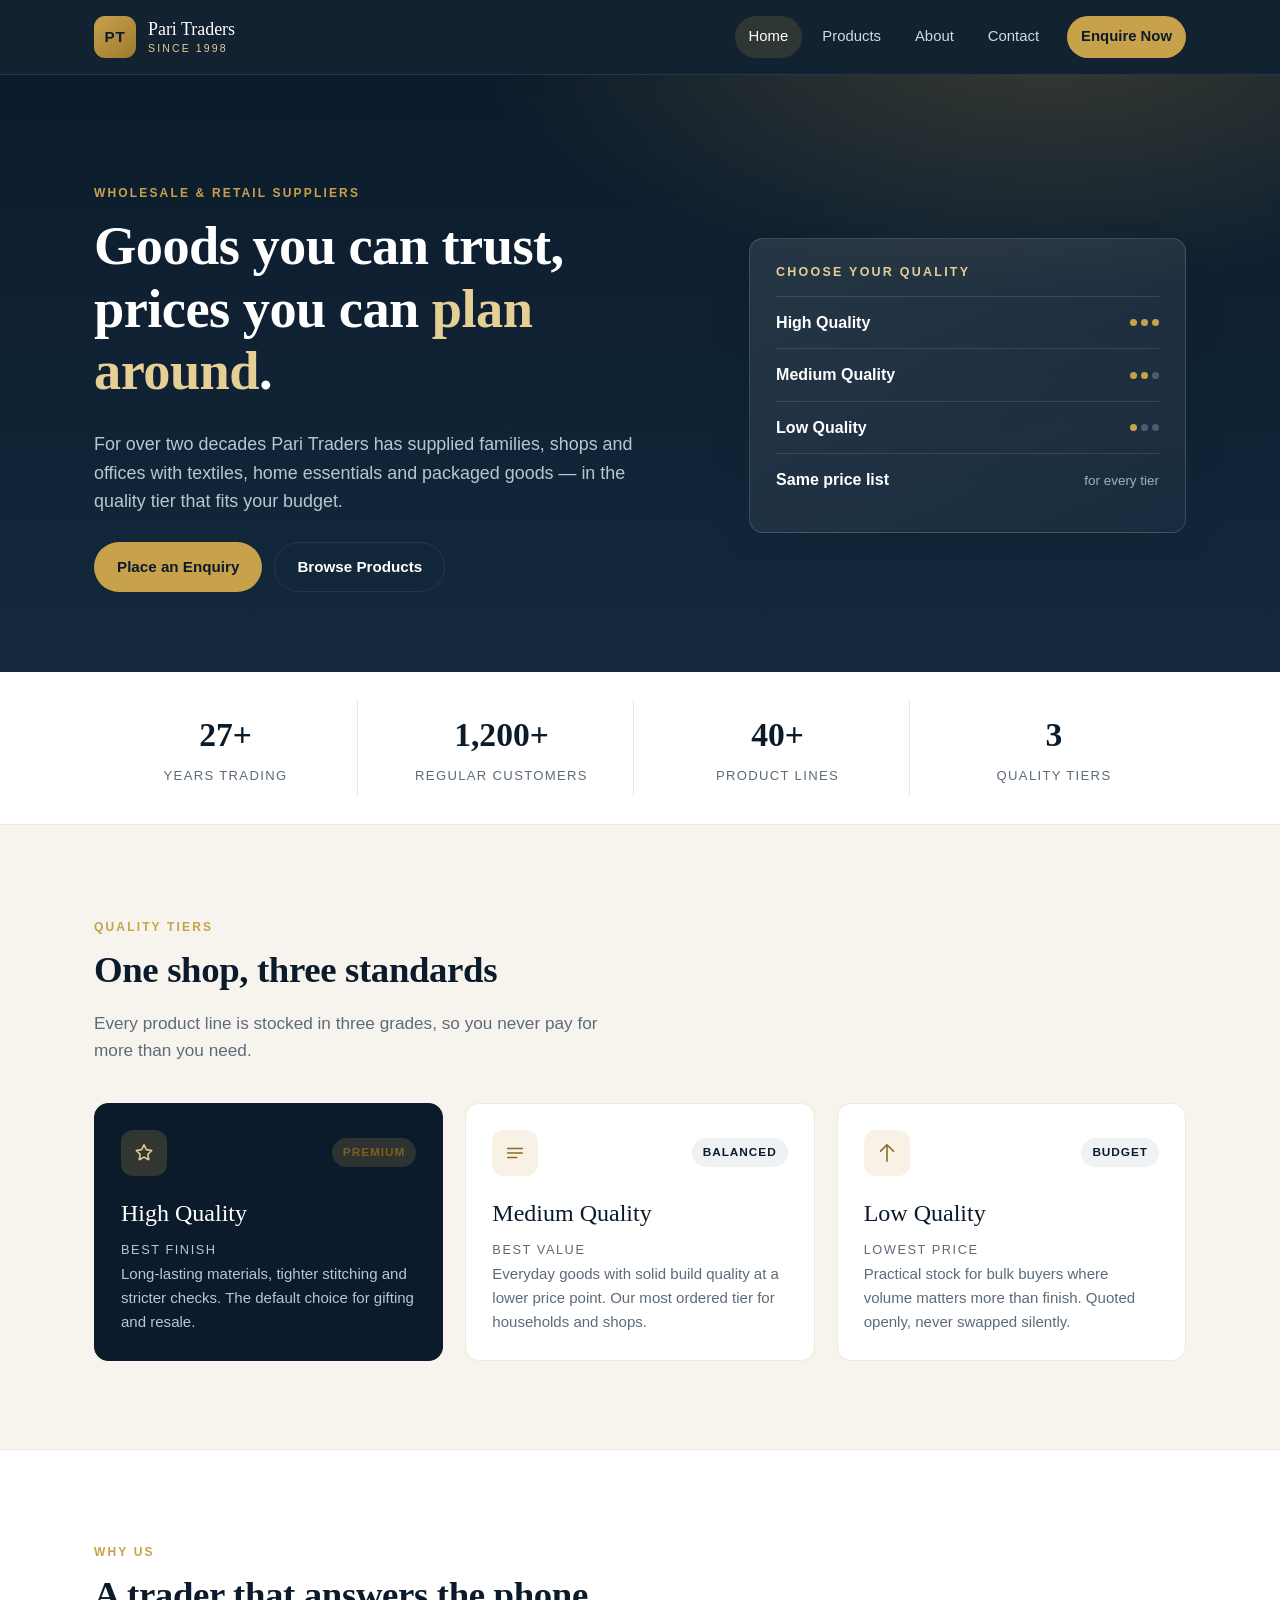
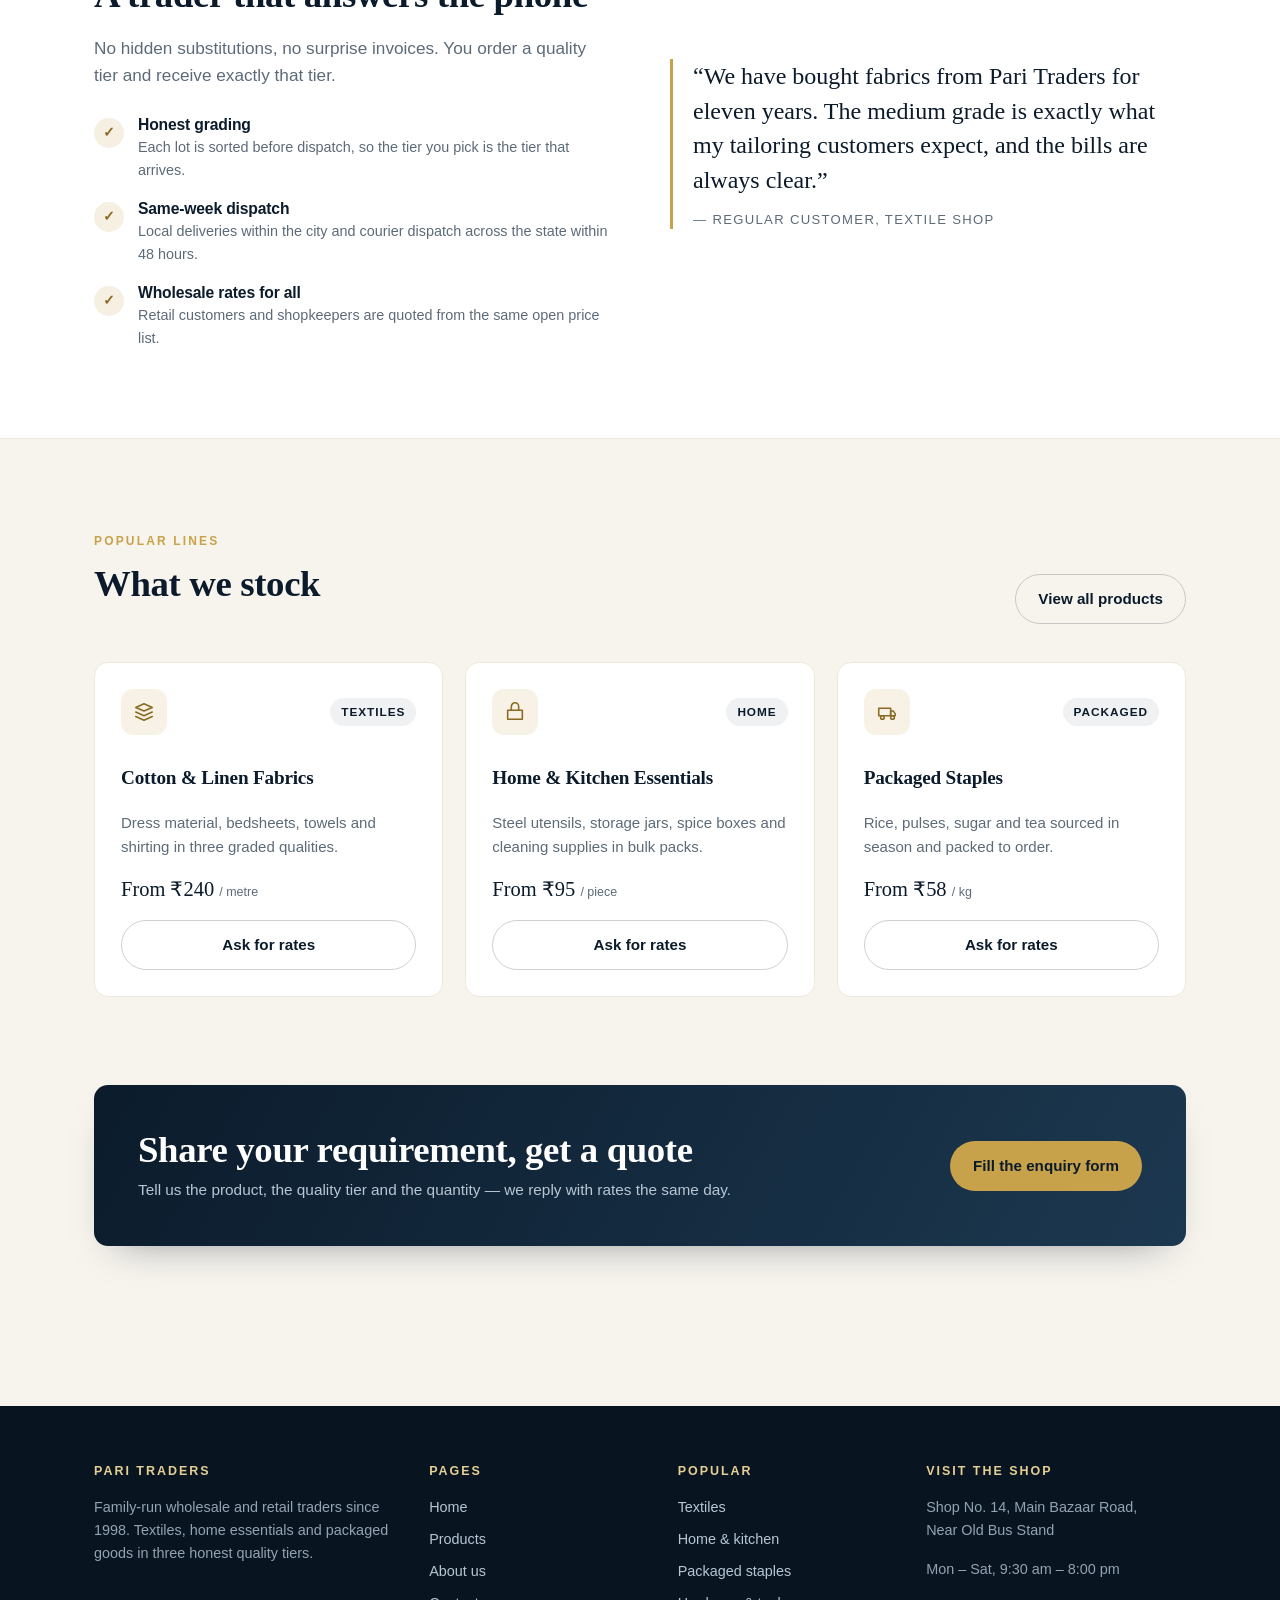
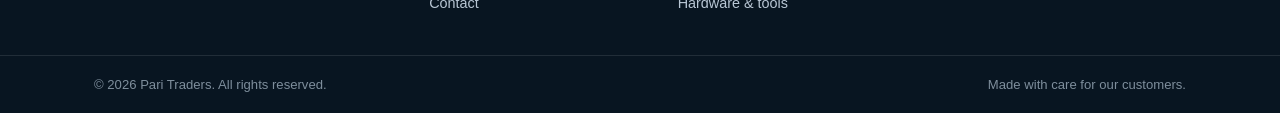
<file: preview.html>
<!DOCTYPE html>
<html lang="en">
<head>
<meta charset="UTF-8">
<meta name="viewport" content="width=device-width, initial-scale=1">
<title>Pari Traders — Website Preview</title>
<style>
:root {
  --ink: #0b1b2b;
  --ink-soft: #14293d;
  --ink-line: #21394f;
  --gold: #c8a24a;
  --gold-soft: #e6cf94;
  --paper: #f7f4ee;
  --paper-dim: #efe9dd;
  --white: #ffffff;
  --muted: #5d6b79;
  --danger: #b42318;
  --success: #1f7a4d;
  --radius: 14px;
  --radius-sm: 10px;
  --shadow: 0 18px 40px -24px rgba(11, 27, 43, 0.5);
  --max: 1140px;
  --font-body: -apple-system, BlinkMacSystemFont, "Segoe UI", Roboto, Helvetica, Arial, sans-serif;
  --font-display: "Iowan Old Style", "Palatino Linotype", Georgia, serif;
}

* {
  box-sizing: border-box;
}

html {
  scroll-behavior: smooth;
}

body {
  margin: 0;
  font-family: var(--font-body);
  color: var(--ink);
  background: var(--paper);
  line-height: 1.6;
  -webkit-font-smoothing: antialiased;
}

img {
  max-width: 100%;
  display: block;
}

a {
  color: inherit;
  text-decoration: none;
}

h1, h2, h3 {
  font-family: var(--font-display);
  line-height: 1.15;
  margin: 0 0 0.5em;
  font-weight: 600;
  letter-spacing: -0.01em;
}

h1 {
  font-size: clamp(2.1rem, 5vw, 3.4rem);
}

h2 {
  font-size: clamp(1.6rem, 3.2vw, 2.3rem);
}

h3 {
  font-size: 1.2rem;
}

p {
  margin: 0 0 1rem;
}

.container {
  width: 100%;
  max-width: var(--max);
  margin: 0 auto;
  padding: 0 24px;
}

.eyebrow {
  display: inline-block;
  font-size: 0.75rem;
  font-weight: 700;
  letter-spacing: 0.18em;
  text-transform: uppercase;
  color: var(--gold);
  margin-bottom: 0.75rem;
}

.lead {
  font-size: 1.075rem;
  color: var(--muted);
  max-width: 56ch;
}

/* ---------- Header ---------- */

.site-header {
  position: sticky;
  top: 0;
  z-index: 50;
  background: rgba(11, 27, 43, 0.97);
  backdrop-filter: blur(8px);
  border-bottom: 1px solid var(--ink-line);
}

.header-inner {
  display: flex;
  align-items: center;
  justify-content: space-between;
  gap: 20px;
  min-height: 74px;
}

.brand {
  display: inline-flex;
  align-items: center;
  gap: 12px;
  color: var(--white);
}

.brand-mark {
  display: grid;
  place-items: center;
  width: 42px;
  height: 42px;
  border-radius: 11px;
  background: linear-gradient(140deg, var(--gold), #9d7a2e);
  color: var(--ink);
  font-weight: 800;
  font-size: 0.95rem;
  letter-spacing: 0.05em;
}

.brand-text {
  font-family: var(--font-display);
  font-size: 1.12rem;
  line-height: 1.1;
  display: flex;
  flex-direction: column;
}

.brand-text small {
  font-family: var(--font-body);
  font-size: 0.66rem;
  letter-spacing: 0.2em;
  text-transform: uppercase;
  color: var(--gold-soft);
  margin-top: 3px;
}

.site-nav {
  display: flex;
  align-items: center;
  gap: 6px;
}

.site-nav a {
  color: #cfdae5;
  padding: 9px 14px;
  border-radius: 999px;
  font-size: 0.93rem;
  font-weight: 500;
  transition: color 0.18s ease, background 0.18s ease;
}

.site-nav a:hover {
  color: var(--white);
  background: rgba(255, 255, 255, 0.08);
}

.site-nav a.active {
  color: var(--white);
  background: rgba(200, 162, 74, 0.16);
}

.site-nav .nav-cta {
  margin-left: 8px;
  color: var(--ink);
  background: var(--gold);
  font-weight: 700;
}

.site-nav .nav-cta:hover {
  background: var(--gold-soft);
  color: var(--ink);
}

.nav-toggle {
  display: none;
  width: 44px;
  height: 42px;
  border: 1px solid var(--ink-line);
  border-radius: 10px;
  background: transparent;
  cursor: pointer;
  padding: 10px;
}

.nav-toggle span {
  display: block;
  height: 2px;
  border-radius: 2px;
  background: var(--white);
  margin: 4px 0;
  transition: transform 0.2s ease, opacity 0.2s ease;
}

/* ---------- Buttons ---------- */

.btn {
  display: inline-flex;
  align-items: center;
  justify-content: center;
  gap: 8px;
  padding: 12px 22px;
  border-radius: 999px;
  border: 1px solid transparent;
  font-family: inherit;
  font-size: 0.95rem;
  font-weight: 600;
  cursor: pointer;
  transition: transform 0.15s ease, background 0.18s ease, color 0.18s ease, border-color 0.18s ease;
}

.btn:hover {
  transform: translateY(-1px);
}

.btn-primary {
  background: var(--gold);
  color: var(--ink);
}

.btn-primary:hover {
  background: var(--gold-soft);
}

.btn-outline {
  border-color: var(--ink-line);
  color: var(--white);
}

.btn-outline:hover {
  border-color: var(--gold);
  color: var(--gold-soft);
}

.btn-ghost {
  border-color: rgba(11, 27, 43, 0.2);
  color: var(--ink);
}

.btn-ghost:hover {
  border-color: var(--ink);
}

.btn-danger {
  background: transparent;
  border-color: rgba(180, 35, 24, 0.35);
  color: var(--danger);
}

.btn-danger:hover {
  background: rgba(180, 35, 24, 0.06);
}

/* ---------- Hero ---------- */

.hero {
  background:
    radial-gradient(900px 420px at 82% -10%, rgba(200, 162, 74, 0.25), transparent 65%),
    linear-gradient(180deg, var(--ink) 0%, var(--ink-soft) 100%);
  color: var(--white);
  padding: clamp(56px, 9vw, 104px) 0 clamp(48px, 7vw, 80px);
  overflow: hidden;
}

.hero .container {
  display: grid;
  grid-template-columns: 1.15fr 0.85fr;
  gap: clamp(28px, 5vw, 64px);
  align-items: center;
}

.hero h1 {
  color: var(--white);
}

.hero h1 em {
  font-style: normal;
  color: var(--gold-soft);
}

.hero .lead {
  color: #b8c6d4;
  font-size: 1.12rem;
}

.hero-actions {
  display: flex;
  flex-wrap: wrap;
  gap: 12px;
  margin-top: 26px;
}

.hero-visual {
  position: relative;
  padding: 26px;
  border-radius: var(--radius);
  border: 1px solid rgba(255, 255, 255, 0.14);
  background: linear-gradient(160deg, rgba(255, 255, 255, 0.1), rgba(255, 255, 255, 0.03));
  box-shadow: var(--shadow);
}

.hero-visual::after {
  content: "";
  position: absolute;
  inset: 14px -14px -14px 14px;
  border: 1px solid rgba(200, 162, 74, 0.35);
  border-radius: var(--radius);
  z-index: -1;
}

.hero-visual h3 {
  font-size: 0.78rem;
  font-family: var(--font-body);
  text-transform: uppercase;
  letter-spacing: 0.18em;
  color: var(--gold-soft);
  margin-bottom: 16px;
}

.tier-row {
  display: flex;
  align-items: center;
  justify-content: space-between;
  gap: 14px;
  padding: 13px 0;
  border-top: 1px solid rgba(255, 255, 255, 0.12);
}

.tier-row span:first-child {
  font-weight: 600;
}

.tier-row .tier-note {
  font-size: 0.84rem;
  color: #9fb0bf;
}

.tier-dots {
  display: inline-flex;
  gap: 4px;
}

.tier-dots i {
  width: 7px;
  height: 7px;
  border-radius: 50%;
  background: rgba(255, 255, 255, 0.22);
}

.tier-dots i.on {
  background: var(--gold);
}

/* ---------- Stats ---------- */

.stats {
  background: var(--white);
  border-bottom: 1px solid var(--paper-dim);
}

.stats .container {
  display: grid;
  grid-template-columns: repeat(4, 1fr);
  gap: 12px;
  padding-top: 28px;
  padding-bottom: 28px;
}

.stat {
  text-align: center;
  padding: 8px 6px;
  border-right: 1px solid var(--paper-dim);
}

.stat:last-child {
  border-right: 0;
}

.stat strong {
  display: block;
  font-family: var(--font-display);
  font-size: clamp(1.5rem, 3vw, 2.1rem);
  color: var(--ink);
}

.stat span {
  font-size: 0.82rem;
  text-transform: uppercase;
  letter-spacing: 0.1em;
  color: var(--muted);
}

/* ---------- Sections ---------- */

.section {
  padding: clamp(52px, 7vw, 88px) 0;
}

.section-head {
  display: flex;
  flex-wrap: wrap;
  align-items: flex-end;
  justify-content: space-between;
  gap: 20px;
  margin-bottom: 38px;
}

.section-head p {
  margin: 0;
}

.section-alt {
  background: var(--white);
  border-top: 1px solid var(--paper-dim);
  border-bottom: 1px solid var(--paper-dim);
}

.section-dark {
  background: var(--ink);
  color: var(--white);
}

.section-dark .lead,
.section-dark p {
  color: #b8c6d4;
}

.section-dark h2 {
  color: var(--white);
}

/* ---------- Cards & grids ---------- */

.grid {
  display: grid;
  gap: 22px;
}

.grid-3 {
  grid-template-columns: repeat(3, 1fr);
}

.grid-2 {
  grid-template-columns: repeat(2, 1fr);
}

.card {
  background: var(--white);
  border: 1px solid var(--paper-dim);
  border-radius: var(--radius);
  padding: 26px;
  transition: transform 0.2s ease, box-shadow 0.2s ease, border-color 0.2s ease;
}

.card:hover {
  transform: translateY(-3px);
  box-shadow: var(--shadow);
  border-color: rgba(200, 162, 74, 0.5);
}

.card h3 {
  margin-bottom: 8px;
}

.card p {
  color: var(--muted);
  font-size: 0.94rem;
  margin-bottom: 0;
}

.card-top {
  display: flex;
  align-items: center;
  justify-content: space-between;
  gap: 12px;
  margin-bottom: 18px;
}

.icon-badge {
  display: grid;
  place-items: center;
  width: 46px;
  height: 46px;
  border-radius: 12px;
  background: rgba(200, 162, 74, 0.14);
  color: #8a6a23;
  font-size: 1.25rem;
}

.tag {
  display: inline-flex;
  align-items: center;
  gap: 6px;
  padding: 5px 11px;
  border-radius: 999px;
  background: rgba(11, 27, 43, 0.06);
  color: var(--ink);
  font-size: 0.74rem;
  font-weight: 700;
  letter-spacing: 0.08em;
  text-transform: uppercase;
}

.tag-gold {
  background: rgba(200, 162, 74, 0.18);
  color: #7d5f1e;
}

/* ---------- Product cards ---------- */

.product-card {
  display: flex;
  flex-direction: column;
  gap: 14px;
}

.product-card .price {
  font-family: var(--font-display);
  font-size: 1.28rem;
  color: var(--ink);
  margin-top: auto;
}

.product-card .price small {
  font-family: var(--font-body);
  font-size: 0.78rem;
  color: var(--muted);
  font-weight: 400;
}

.product-card ul {
  list-style: none;
  padding: 0;
  margin: 0;
  display: grid;
  gap: 7px;
  font-size: 0.9rem;
  color: var(--muted);
}

.product-card li::before {
  content: "✓";
  color: var(--gold);
  font-weight: 700;
  margin-right: 8px;
}

.filters {
  display: flex;
  flex-wrap: wrap;
  gap: 8px;
  margin-bottom: 30px;
}

.filters button {
  padding: 9px 16px;
  border-radius: 999px;
  border: 1px solid rgba(11, 27, 43, 0.16);
  background: var(--white);
  color: var(--ink);
  font-family: inherit;
  font-size: 0.87rem;
  font-weight: 600;
  cursor: pointer;
  transition: background 0.16s ease, border-color 0.16s ease, color 0.16s ease;
}

.filters button:hover {
  border-color: var(--ink);
}

.filters button.active {
  background: var(--ink);
  border-color: var(--ink);
  color: var(--white);
}

[data-tier].is-hidden {
  display: none;
}

/* ---------- Quality tiers ---------- */

.tier-card {
  position: relative;
  overflow: hidden;
}

.tier-card .tier-label {
  font-family: var(--font-display);
  font-size: 1.5rem;
  display: block;
  margin-bottom: 4px;
}

.tier-card .tier-sub {
  font-size: 0.8rem;
  letter-spacing: 0.12em;
  text-transform: uppercase;
  color: var(--muted);
}

.tier-card.highlight {
  background: var(--ink);
  border-color: var(--ink);
  color: var(--white);
}

.tier-card.highlight .tier-sub,
.tier-card.highlight p {
  color: #b8c6d4;
}

.tier-card.highlight .icon-badge {
  background: rgba(200, 162, 74, 0.2);
  color: var(--gold-soft);
}

/* ---------- Feature list ---------- */

.feature-list {
  display: grid;
  gap: 18px;
}

.feature {
  display: flex;
  gap: 14px;
  align-items: flex-start;
}

.feature .check {
  flex: 0 0 auto;
  display: grid;
  place-items: center;
  width: 30px;
  height: 30px;
  border-radius: 50%;
  background: rgba(200, 162, 74, 0.16);
  color: #8a6a23;
  font-size: 0.85rem;
  font-weight: 700;
  margin-top: 2px;
}

.feature h3 {
  font-family: var(--font-body);
  font-size: 0.98rem;
  margin-bottom: 2px;
}

.feature p {
  margin: 0;
  font-size: 0.9rem;
  color: var(--muted);
}

/* ---------- CTA band ---------- */

.cta-band {
  background: linear-gradient(120deg, var(--ink) 0%, #1c3850 100%);
  color: var(--white);
  border-radius: var(--radius);
  padding: clamp(28px, 5vw, 44px);
  display: flex;
  flex-wrap: wrap;
  align-items: center;
  justify-content: space-between;
  gap: 22px;
  box-shadow: var(--shadow);
}

.cta-band h2 {
  color: var(--white);
  margin-bottom: 6px;
}

.cta-band p {
  margin: 0;
  color: #b8c6d4;
  font-size: 0.96rem;
}

/* ---------- Page header ---------- */

.page-head {
  background:
    radial-gradient(700px 320px at 90% 0%, rgba(200, 162, 74, 0.22), transparent 70%),
    var(--ink);
  color: var(--white);
  padding: clamp(46px, 7vw, 78px) 0;
}

.page-head h1 {
  color: var(--white);
  margin-bottom: 10px;
}

.page-head .lead {
  color: #b8c6d4;
  margin: 0;
}

/* ---------- Contact / form ---------- */

.contact-layout {
  display: grid;
  grid-template-columns: 1.25fr 0.75fr;
  gap: 28px;
  align-items: start;
}

.panel {
  background: var(--white);
  border: 1px solid var(--paper-dim);
  border-radius: var(--radius);
  padding: clamp(24px, 4vw, 36px);
  box-shadow: var(--shadow);
}

.field {
  margin-bottom: 18px;
}

.field label {
  display: block;
  font-size: 0.86rem;
  font-weight: 600;
  margin-bottom: 7px;
}

.field label .req {
  color: var(--danger);
}

.field input,
.field select,
.field textarea {
  width: 100%;
  padding: 12px 14px;
  border: 1px solid #d8d2c6;
  border-radius: var(--radius-sm);
  background: var(--paper);
  color: var(--ink);
  font-family: inherit;
  font-size: 0.96rem;
  transition: border-color 0.16s ease, box-shadow 0.16s ease, background 0.16s ease;
}

.field textarea {
  resize: vertical;
  min-height: 108px;
}

.field input:focus,
.field select:focus,
.field textarea:focus {
  outline: none;
  border-color: var(--gold);
  background: var(--white);
  box-shadow: 0 0 0 3px rgba(200, 162, 74, 0.22);
}

.field input::placeholder,
.field textarea::placeholder {
  color: #97a1ab;
}

.field .hint {
  display: block;
  font-size: 0.78rem;
  color: var(--muted);
  margin-top: 6px;
}

.field .error {
  display: none;
  font-size: 0.78rem;
  color: var(--danger);
  margin-top: 6px;
}

.field.has-error input,
.field.has-error select,
.field.has-error textarea {
  border-color: var(--danger);
  background: #fdf4f3;
}

.field.has-error .error {
  display: block;
}

.field-row {
  display: grid;
  grid-template-columns: 1fr 1fr;
  gap: 16px;
}

.form-actions {
  display: flex;
  flex-wrap: wrap;
  gap: 12px;
  margin-top: 24px;
}

.form-success {
  display: none;
  text-align: center;
  padding: 16px 8px;
}

.form-success.show {
  display: block;
}

.form-success .check-big {
  display: grid;
  place-items: center;
  width: 62px;
  height: 62px;
  margin: 0 auto 16px;
  border-radius: 50%;
  background: rgba(31, 122, 77, 0.12);
  color: var(--success);
  font-size: 1.7rem;
}

.summary {
  margin: 22px auto 0;
  max-width: 440px;
  text-align: left;
  border: 1px solid var(--paper-dim);
  border-radius: var(--radius-sm);
  padding: 14px 18px;
  background: var(--paper);
  display: grid;
  gap: 8px;
  font-size: 0.9rem;
}

.summary div {
  display: flex;
  justify-content: space-between;
  gap: 16px;
}

.summary strong {
  color: var(--muted);
  font-weight: 500;
}

.info-list {
  display: grid;
  gap: 18px;
  margin: 0;
}

.info-list div {
  padding-bottom: 16px;
  border-bottom: 1px solid var(--paper-dim);
}

.info-list div:last-child {
  border-bottom: 0;
  padding-bottom: 0;
}

.info-list dt {
  font-size: 0.76rem;
  font-weight: 700;
  letter-spacing: 0.12em;
  text-transform: uppercase;
  color: var(--muted);
  margin-bottom: 4px;
}

.info-list dd {
  margin: 0;
  font-size: 0.95rem;
}

/* ---------- About timeline ---------- */

.timeline {
  position: relative;
  display: grid;
  gap: 26px;
  padding-left: 28px;
  border-left: 1px solid var(--paper-dim);
}

.timeline-item {
  position: relative;
}

.timeline-item::before {
  content: "";
  position: absolute;
  left: -34px;
  top: 7px;
  width: 11px;
  height: 11px;
  border-radius: 50%;
  background: var(--gold);
  box-shadow: 0 0 0 4px rgba(200, 162, 74, 0.18);
}

.timeline-item strong {
  display: block;
  font-family: var(--font-display);
  font-size: 1.15rem;
  color: var(--ink);
}

.timeline-item span {
  display: block;
  font-size: 0.78rem;
  letter-spacing: 0.14em;
  text-transform: uppercase;
  color: var(--gold);
  margin-bottom: 4px;
}

.timeline-item p {
  margin: 4px 0 0;
  color: var(--muted);
  font-size: 0.92rem;
}

.split {
  display: grid;
  grid-template-columns: 1fr 1fr;
  gap: clamp(24px, 5vw, 60px);
  align-items: center;
}

.quote {
  font-family: var(--font-display);
  font-size: clamp(1.15rem, 2.4vw, 1.5rem);
  line-height: 1.45;
  color: var(--ink);
  border-left: 3px solid var(--gold);
  padding-left: 20px;
  margin: 0;
}

.quote cite {
  display: block;
  font-family: var(--font-body);
  font-size: 0.82rem;
  font-style: normal;
  letter-spacing: 0.1em;
  text-transform: uppercase;
  color: var(--muted);
  margin-top: 12px;
}

/* ---------- Footer ---------- */

.site-footer {
  background: #081521;
  color: #b8c6d4;
  padding: 56px 0 0;
  margin-top: 72px;
}

.footer-grid {
  display: grid;
  grid-template-columns: 1.4fr 1fr 1fr 1.2fr;
  gap: 32px;
  padding-bottom: 40px;
}

.site-footer h4 {
  font-family: var(--font-body);
  font-size: 0.78rem;
  letter-spacing: 0.16em;
  text-transform: uppercase;
  color: var(--gold-soft);
  margin: 0 0 14px;
}

.site-footer p {
  font-size: 0.9rem;
  color: #93a3b2;
}

.footer-links {
  list-style: none;
  padding: 0;
  margin: 0;
  display: grid;
  gap: 9px;
  font-size: 0.9rem;
}

.footer-links a:hover {
  color: var(--gold-soft);
}

.footer-bottom {
  border-top: 1px solid rgba(255, 255, 255, 0.1);
  padding: 18px 0;
  font-size: 0.82rem;
}

.footer-bottom .container {
  display: flex;
  flex-wrap: wrap;
  justify-content: space-between;
  gap: 10px;
  color: #7e8e9c;
}

/* ---------- Responsive ---------- */

@media (max-width: 900px) {
  .hero .container,
  .split,
  .contact-layout {
    grid-template-columns: 1fr;
  }

  .hero-visual {
    max-width: 520px;
  }

  .grid-3 {
    grid-template-columns: repeat(2, 1fr);
  }

  .stats .container {
    grid-template-columns: repeat(2, 1fr);
  }

  .stat {
    border-right: 0;
    border-bottom: 1px solid var(--paper-dim);
    padding-bottom: 20px;
  }

  .stat:nth-last-child(-n + 2) {
    border-bottom: 0;
    padding-bottom: 8px;
  }

  .footer-grid {
    grid-template-columns: 1fr 1fr;
  }

  .nav-toggle {
    display: block;
  }

  .site-nav {
    position: absolute;
    top: 100%;
    left: 0;
    right: 0;
    flex-direction: column;
    align-items: stretch;
    gap: 4px;
    padding: 14px 20px 20px;
    background: var(--ink);
    border-bottom: 1px solid var(--ink-line);
    display: none;
  }

  .site-nav.open {
    display: flex;
  }

  .site-nav .nav-cta {
    margin-left: 0;
    text-align: center;
    justify-content: center;
  }

  .site-header {
    position: sticky;
  }

  .header-inner {
    position: relative;
  }
}

@media (max-width: 620px) {
  .grid-3,
  .grid-2,
  .field-row,
  .footer-grid {
    grid-template-columns: 1fr;
  }

  .hero-actions .btn,
  .form-actions .btn {
    flex: 1 1 100%;
  }

  .cta-band {
    text-align: left;
  }

  .section-head {
    margin-bottom: 28px;
  }
}

@media (prefers-reduced-motion: reduce) {
  html {
    scroll-behavior: auto;
  }

  * {
    transition: none !important;
  }
}


.page { display: none; }
.page.active { display: block; }
</style>
</head>
<body>

<header class="site-header">
  <div class="container header-inner">
    <a class="brand" href="#home">
      <span class="brand-mark">PT</span>
      <span class="brand-text">
        Pari Traders
        <small>Since 1998</small>
      </span>
    </a>

    <button class="nav-toggle" type="button" aria-label="Toggle navigation" aria-expanded="false" aria-controls="site-nav">
      <span></span>
      <span></span>
      <span></span>
    </button>

    <nav class="site-nav" id="site-nav">
        <a href="#home" class="active">Home</a>
        <a href="#products">Products</a>
        <a href="#about">About</a>
        <a href="#contact">Contact</a>
        <a href="#contact" class="nav-cta">Enquire Now</a>
    </nav>
  </div>
</header>

<section class="page active" id="page-home" data-page="home">

    <section class="hero">
      <div class="container">
        <div>
          <span class="eyebrow">Wholesale &amp; Retail Suppliers</span>
          <h1>Goods you can trust, prices you can <em>plan around</em>.</h1>
          <p class="lead">
            For over two decades Pari Traders has supplied families, shops and offices with
            textiles, home essentials and packaged goods — in the quality tier that fits your budget.
          </p>

          <div class="hero-actions">
            <a href="#contact" class="btn btn-primary">Place an Enquiry</a>
            <a href="#products" class="btn btn-outline">Browse Products</a>
          </div>
        </div>

        <aside class="hero-visual" aria-label="Our quality tiers">
          <h3>Choose your quality</h3>

          <div class="tier-row">
            <span>High Quality</span>
            <span class="tier-dots" aria-hidden="true">
              <i class="on"></i><i class="on"></i><i class="on"></i>
            </span>
          </div>

          <div class="tier-row">
            <span>Medium Quality</span>
            <span class="tier-dots" aria-hidden="true">
              <i class="on"></i><i class="on"></i><i></i>
            </span>
          </div>

          <div class="tier-row">
            <span>Low Quality</span>
            <span class="tier-dots" aria-hidden="true">
              <i class="on"></i><i></i><i></i>
            </span>
          </div>

          <div class="tier-row">
            <span>Same price list</span>
            <span class="tier-note">for every tier</span>
          </div>
        </aside>
      </div>
    </section>

    <section class="stats">
      <div class="container">
        <div class="stat">
          <strong>27+</strong>
          <span>Years trading</span>
        </div>
        <div class="stat">
          <strong>1,200+</strong>
          <span>Regular customers</span>
        </div>
        <div class="stat">
          <strong>40+</strong>
          <span>Product lines</span>
        </div>
        <div class="stat">
          <strong>3</strong>
          <span>Quality tiers</span>
        </div>
      </div>
    </section>

    <section class="section">
      <div class="container">
        <div class="section-head">
          <div>
            <span class="eyebrow">Quality tiers</span>
            <h2>One shop, three standards</h2>
            <p class="lead">Every product line is stocked in three grades, so you never pay for more than you need.</p>
          </div>
        </div>

        <div class="grid grid-3">
          <article class="card tier-card highlight">
            <div class="card-top">
              <span class="icon-badge" aria-hidden="true">
                <svg viewBox="0 0 24 24" width="22" height="22" fill="none" stroke="currentColor" stroke-width="1.7" stroke-linecap="round" stroke-linejoin="round">
                  <path d="M12 3l2.6 5.3 5.9.9-4.3 4.2 1 5.9-5.2-2.8-5.2 2.8 1-5.9L3.5 9.2l5.9-.9L12 3z"/>
                </svg>
              </span>
              <span class="tag tag-gold">Premium</span>
            </div>
            <span class="tier-label">High Quality</span>
            <span class="tier-sub">Best finish</span>
            <p>Long-lasting materials, tighter stitching and stricter checks. The default choice for gifting and resale.</p>
          </article>

          <article class="card tier-card">
            <div class="card-top">
              <span class="icon-badge" aria-hidden="true">
                <svg viewBox="0 0 24 24" width="22" height="22" fill="none" stroke="currentColor" stroke-width="1.7" stroke-linecap="round" stroke-linejoin="round">
                  <path d="M4 7h16M4 12h16M4 17h10"/>
                </svg>
              </span>
              <span class="tag">Balanced</span>
            </div>
            <span class="tier-label">Medium Quality</span>
            <span class="tier-sub">Best value</span>
            <p>Everyday goods with solid build quality at a lower price point. Our most ordered tier for households and shops.</p>
          </article>

          <article class="card tier-card">
            <div class="card-top">
              <span class="icon-badge" aria-hidden="true">
                <svg viewBox="0 0 24 24" width="22" height="22" fill="none" stroke="currentColor" stroke-width="1.7" stroke-linecap="round" stroke-linejoin="round">
                  <path d="M12 3v18M5 10l7-7 7 7"/>
                </svg>
              </span>
              <span class="tag">Budget</span>
            </div>
            <span class="tier-label">Low Quality</span>
            <span class="tier-sub">Lowest price</span>
            <p>Practical stock for bulk buyers where volume matters more than finish. Quoted openly, never swapped silently.</p>
          </article>
        </div>
      </div>
    </section>

    <section class="section section-alt">
      <div class="container split">
        <div>
          <span class="eyebrow">Why us</span>
          <h2>A trader that answers the phone</h2>
          <p class="lead">No hidden substitutions, no surprise invoices. You order a quality tier and receive exactly that tier.</p>

          <div class="feature-list" style="margin-top: 26px;">
            <div class="feature">
              <span class="check" aria-hidden="true">✓</span>
              <div>
                <h3>Honest grading</h3>
                <p>Each lot is sorted before dispatch, so the tier you pick is the tier that arrives.</p>
              </div>
            </div>

            <div class="feature">
              <span class="check" aria-hidden="true">✓</span>
              <div>
                <h3>Same-week dispatch</h3>
                <p>Local deliveries within the city and courier dispatch across the state within 48 hours.</p>
              </div>
            </div>

            <div class="feature">
              <span class="check" aria-hidden="true">✓</span>
              <div>
                <h3>Wholesale rates for all</h3>
                <p>Retail customers and shopkeepers are quoted from the same open price list.</p>
              </div>
            </div>
          </div>
        </div>

        <div>
          <blockquote class="quote">
            “We have bought fabrics from Pari Traders for eleven years. The medium grade is exactly what my tailoring
            customers expect, and the bills are always clear.”
            <cite>— Regular customer, textile shop</cite>
          </blockquote>
        </div>
      </div>
    </section>

    <section class="section">
      <div class="container">
        <div class="section-head">
          <div>
            <span class="eyebrow">Popular lines</span>
            <h2>What we stock</h2>
          </div>
          <a href="#products" class="btn btn-ghost">View all products</a>
        </div>

        <div class="grid grid-3">
          <article class="card product-card" data-tier="high">
            <div class="card-top">
              <span class="icon-badge" aria-hidden="true">
                <svg viewBox="0 0 24 24" width="22" height="22" fill="none" stroke="currentColor" stroke-width="1.7" stroke-linecap="round" stroke-linejoin="round">
                  <path d="M3 7l9-4 9 4-9 4-9-4z"/><path d="M3 12l9 4 9-4M3 17l9 4 9-4"/>
                </svg>
              </span>
              <span class="tag">Textiles</span>
            </div>
            <h3>Cotton &amp; Linen Fabrics</h3>
            <p>Dress material, bedsheets, towels and shirting in three graded qualities.</p>
            <p class="price">From ₹240 <small>/ metre</small></p>
            <a href="#contact" class="btn btn-ghost">Ask for rates</a>
          </article>

          <article class="card product-card" data-tier="medium">
            <div class="card-top">
              <span class="icon-badge" aria-hidden="true">
                <svg viewBox="0 0 24 24" width="22" height="22" fill="none" stroke="currentColor" stroke-width="1.7" stroke-linecap="round" stroke-linejoin="round">
                  <path d="M4 10h16v10H4z"/><path d="M8 10V6a4 4 0 018 0v4"/>
                </svg>
              </span>
              <span class="tag">Home</span>
            </div>
            <h3>Home &amp; Kitchen Essentials</h3>
            <p>Steel utensils, storage jars, spice boxes and cleaning supplies in bulk packs.</p>
            <p class="price">From ₹95 <small>/ piece</small></p>
            <a href="#contact" class="btn btn-ghost">Ask for rates</a>
          </article>

          <article class="card product-card" data-tier="low">
            <div class="card-top">
              <span class="icon-badge" aria-hidden="true">
                <svg viewBox="0 0 24 24" width="22" height="22" fill="none" stroke="currentColor" stroke-width="1.7" stroke-linecap="round" stroke-linejoin="round">
                  <path d="M3 8h13v8H3z"/><path d="M16 11h3l2 3v2h-5z"/><circle cx="7" cy="18" r="2"/><circle cx="18" cy="18" r="2"/>
                </svg>
              </span>
              <span class="tag">Packaged</span>
            </div>
            <h3>Packaged Staples</h3>
            <p>Rice, pulses, sugar and tea sourced in season and packed to order.</p>
            <p class="price">From ₹58 <small>/ kg</small></p>
            <a href="#contact" class="btn btn-ghost">Ask for rates</a>
          </article>
        </div>
      </div>
    </section>

    <section class="section" style="padding-top: 0;">
      <div class="container">
        <div class="cta-band">
          <div>
            <h2>Share your requirement, get a quote</h2>
            <p>Tell us the product, the quality tier and the quantity — we reply with rates the same day.</p>
          </div>
          <a href="#contact" class="btn btn-primary">Fill the enquiry form</a>
        </div>
      </div>
    </section>

  </section><section class="page" id="page-products" data-page="products">

    <section class="page-head">
      <div class="container">
        <span class="eyebrow">Catalogue</span>
        <h1>Products &amp; quality tiers</h1>
        <p class="lead">Every line below is stocked in High, Medium and Low quality. Filter the list to see what fits your budget.</p>
      </div>
    </section>

    <section class="section">
      <div class="container">

        <div class="filters" role="group" aria-label="Filter products by quality">
          <button type="button" data-filter="all" class="active">All products</button>
          <button type="button" data-filter="high">High quality</button>
          <button type="button" data-filter="medium">Medium quality</button>
          <button type="button" data-filter="low">Low quality</button>
        </div>

        <div class="grid grid-3">

          <article class="card product-card" data-tier="high">
            <div class="card-top">
              <span class="icon-badge" aria-hidden="true">
                <svg viewBox="0 0 24 24" width="22" height="22" fill="none" stroke="currentColor" stroke-width="1.7" stroke-linecap="round" stroke-linejoin="round">
                  <path d="M3 7l9-4 9 4-9 4-9-4z"/><path d="M3 12l9 4 9-4M3 17l9 4 9-4"/>
                </svg>
              </span>
              <span class="tag tag-gold">High quality</span>
            </div>
            <h3>Cotton &amp; Linen Fabrics</h3>
            <p>Combed cotton, linen blends and shirting material for tailors and boutiques.</p>
            <ul>
              <li>60s combed cotton, pre-shrunk</li>
              <li>Colour-fast dye lots</li>
              <li>Cut to order from 5 metres</li>
            </ul>
            <p class="price">₹420 <small>/ metre</small></p>
            <a href="#contact" class="btn btn-ghost">Request quote</a>
          </article>

          <article class="card product-card" data-tier="medium">
            <div class="card-top">
              <span class="icon-badge" aria-hidden="true">
                <svg viewBox="0 0 24 24" width="22" height="22" fill="none" stroke="currentColor" stroke-width="1.7" stroke-linecap="round" stroke-linejoin="round">
                  <path d="M3 7l9-4 9 4-9 4-9-4z"/><path d="M3 12l9 4 9-4M3 17l9 4 9-4"/>
                </svg>
              </span>
              <span class="tag">Medium quality</span>
            </div>
            <h3>Bedsheets &amp; Towels</h3>
            <p>Everyday household soft furnishings in single, double and king sizes.</p>
            <ul>
              <li>200 thread count cotton blend</li>
              <li>Matching pillow covers included</li>
              <li>Sold in packs of six</li>
            </ul>
            <p class="price">₹240 <small>/ metre</small></p>
            <a href="#contact" class="btn btn-ghost">Request quote</a>
          </article>

          <article class="card product-card" data-tier="low">
            <div class="card-top">
              <span class="icon-badge" aria-hidden="true">
                <svg viewBox="0 0 24 24" width="22" height="22" fill="none" stroke="currentColor" stroke-width="1.7" stroke-linecap="round" stroke-linejoin="round">
                  <path d="M3 7l9-4 9 4-9 4-9-4z"/><path d="M3 12l9 4 9-4M3 17l9 4 9-4"/>
                </svg>
              </span>
              <span class="tag">Low quality</span>
            </div>
            <h3>Bulk Shirting Rolls</h3>
            <p>Practical stock for volume buyers, sold by the full roll only.</p>
            <ul>
              <li>Mixed cotton-poly blend</li>
              <li>Standard 40 metre rolls</li>
              <li>Shade lots cannot be split</li>
            </ul>
            <p class="price">₹150 <small>/ metre</small></p>
            <a href="#contact" class="btn btn-ghost">Request quote</a>
          </article>

          <article class="card product-card" data-tier="high">
            <div class="card-top">
              <span class="icon-badge" aria-hidden="true">
                <svg viewBox="0 0 24 24" width="22" height="22" fill="none" stroke="currentColor" stroke-width="1.7" stroke-linecap="round" stroke-linejoin="round">
                  <path d="M4 10h16v10H4z"/><path d="M8 10V6a4 4 0 018 0v4"/>
                </svg>
              </span>
              <span class="tag tag-gold">High quality</span>
            </div>
            <h3>Steel Kitchenware</h3>
            <p>Heavy-gauge stainless steel utensils for restaurants and large kitchens.</p>
            <ul>
              <li>304 food-grade steel</li>
              <li>Mirror finish, induction safe</li>
              <li>Sold as full sets</li>
            </ul>
            <p class="price">₹1,150 <small>/ set</small></p>
            <a href="#contact" class="btn btn-ghost">Request quote</a>
          </article>

          <article class="card product-card" data-tier="medium">
            <div class="card-top">
              <span class="icon-badge" aria-hidden="true">
                <svg viewBox="0 0 24 24" width="22" height="22" fill="none" stroke="currentColor" stroke-width="1.7" stroke-linecap="round" stroke-linejoin="round">
                  <path d="M4 10h16v10H4z"/><path d="M8 10V6a4 4 0 018 0v4"/>
                </svg>
              </span>
              <span class="tag">Medium quality</span>
            </div>
            <h3>Storage &amp; Spice Boxes</h3>
            <p>Plastic and steel storage jars, spice dabbas and rack organisers.</p>
            <ul>
              <li>Food-safe, seal-tested lids</li>
              <li>Seven-piece and twelve-piece sets</li>
              <li>Cartons of 24 available</li>
            </ul>
            <p class="price">₹95 <small>/ piece</small></p>
            <a href="#contact" class="btn btn-ghost">Request quote</a>
          </article>

          <article class="card product-card" data-tier="low">
            <div class="card-top">
              <span class="icon-badge" aria-hidden="true">
                <svg viewBox="0 0 24 24" width="22" height="22" fill="none" stroke="currentColor" stroke-width="1.7" stroke-linecap="round" stroke-linejoin="round">
                  <path d="M4 10h16v10H4z"/><path d="M8 10V6a4 4 0 018 0v4"/>
                </svg>
              </span>
              <span class="tag">Low quality</span>
            </div>
            <h3>Utility Buckets &amp; Mugs</h3>
            <p>Basic plasticware for events, canteens and resale counters.</p>
            <ul>
              <li>Sold in cartons of 48</li>
              <li>Assorted colours only</li>
              <li>Best rate on full-carton orders</li>
            </ul>
            <p class="price">₹38 <small>/ piece</small></p>
            <a href="#contact" class="btn btn-ghost">Request quote</a>
          </article>

          <article class="card product-card" data-tier="high">
            <div class="card-top">
              <span class="icon-badge" aria-hidden="true">
                <svg viewBox="0 0 24 24" width="22" height="22" fill="none" stroke="currentColor" stroke-width="1.7" stroke-linecap="round" stroke-linejoin="round">
                  <path d="M3 8h13v8H3z"/><path d="M16 11h3l2 3v2h-5z"/><circle cx="7" cy="18" r="2"/><circle cx="18" cy="18" r="2"/>
                </svg>
              </span>
              <span class="tag tag-gold">High quality</span>
            </div>
            <h3>Packaged Staples</h3>
            <p>Season-sourced rice, pulses, sugar and tea, packed to order.</p>
            <ul>
              <li>Sorted and cleaned lots</li>
              <li>Sealed 1 kg / 5 kg packs</li>
              <li>Monthly supply contracts available</li>
            </ul>
            <p class="price">₹58 <small>/ kg</small></p>
            <a href="#contact" class="btn btn-ghost">Request quote</a>
          </article>

          <article class="card product-card" data-tier="medium">
            <div class="card-top">
              <span class="icon-badge" aria-hidden="true">
                <svg viewBox="0 0 24 24" width="22" height="22" fill="none" stroke="currentColor" stroke-width="1.7" stroke-linecap="round" stroke-linejoin="round">
                  <path d="M14 7h5v12h-5z"/><rect x="4" y="3" width="8" height="18" rx="2"/>
                </svg>
              </span>
              <span class="tag">Medium quality</span>
            </div>
            <h3>Mobile &amp; Cable Accessories</h3>
            <p>Chargers, data cables, earphones and power banks for resale counters.</p>
            <ul>
              <li>Tested before dispatch</li>
              <li>Six-month replacement on DOA units</li>
              <li>Mixed boxes of 20</li>
            </ul>
            <p class="price">₹140 <small>/ piece</small></p>
            <a href="#contact" class="btn btn-ghost">Request quote</a>
          </article>

          <article class="card product-card" data-tier="low">
            <div class="card-top">
              <span class="icon-badge" aria-hidden="true">
                <svg viewBox="0 0 24 24" width="22" height="22" fill="none" stroke="currentColor" stroke-width="1.7" stroke-linecap="round" stroke-linejoin="round">
                  <path d="M14 7h5v12h-5z"/><rect x="4" y="3" width="8" height="18" rx="2"/>
                </svg>
              </span>
              <span class="tag">Low quality</span>
            </div>
            <h3>Basic Hardware &amp; Tools</h3>
            <p>Screws, hinges, hand tools and fasteners for site and workshop use.</p>
            <ul>
              <li>Sold by weight or box</li>
              <li>Common sizes always in stock</li>
              <li>No mixed-size returns</li>
            </ul>
            <p class="price">₹65 <small>/ box</small></p>
            <a href="#contact" class="btn btn-ghost">Request quote</a>
          </article>

        </div>

        <div style="margin-top: 44px;">
          <div class="cta-band">
            <div>
              <h2>Need something not listed?</h2>
              <p>We source to order. Send the item, quality tier and quantity and we will confirm availability and rate.</p>
            </div>
            <a href="#contact" class="btn btn-primary">Send an enquiry</a>
          </div>
        </div>

      </div>
    </section>

  </section><section class="page" id="page-about" data-page="about">

    <section class="page-head">
      <div class="container">
        <span class="eyebrow">Our story</span>
        <h1>A shop built on repeat customers</h1>
        <p class="lead">Pari Traders started as a single fabric counter in 1998. Today we supply households, tailors and shopkeepers across the district.</p>
      </div>
    </section>

    <section class="section">
      <div class="container split">
        <div>
          <span class="eyebrow">Why we exist</span>
          <h2>Honest grading, open prices</h2>
          <p class="lead">
            Quality in this trade usually means whatever the seller says it means. We built the shop around the
            opposite idea: three clearly defined tiers, the same price list for everyone, and a bill that matches
            what was promised.
          </p>
          <p>
            That approach costs us a little on each sale and earns us customers who come back for a decade. Most of
            our business now comes from referrals and standing monthly orders.
          </p>
        </div>

        <div>
          <blockquote class="quote">
            “If a customer has to ask twice whether they were treated fairly, we have already lost them.”
            <cite>— Founding principle, Pari Traders</cite>
          </blockquote>
        </div>
      </div>
    </section>

    <section class="section section-alt">
      <div class="container">
        <div class="section-head">
          <div>
            <span class="eyebrow">Milestones</span>
            <h2>How we grew</h2>
          </div>
        </div>

        <div class="split" style="align-items: start;">
          <div class="timeline">
            <div class="timeline-item">
              <span>1998</span>
              <strong>One counter, one family</strong>
              <p>Opened as a fabric counter in the old bazaar with two grades of cotton cloth.</p>
            </div>
            <div class="timeline-item">
              <span>2006</span>
              <strong>Home essentials added</strong>
              <p>Expanded into kitchenware and household plasticware for local families.</p>
            </div>
            <div class="timeline-item">
              <span>2014</span>
              <strong>Wholesale desk</strong>
              <p>Started supplying shopkeepers and tailors with monthly standing orders.</p>
            </div>
            <div class="timeline-item">
              <span>2024</span>
              <strong>Three-tier catalogue</strong>
              <p>Standardised every product line into High, Medium and Low quality with published rates.</p>
            </div>
          </div>

          <div class="grid" style="gap: 16px;">
            <article class="card">
              <h3>Fair grading</h3>
              <p>Lots are sorted in-house before dispatch, so the tier on the invoice is the tier in the box.</p>
            </article>
            <article class="card">
              <h3>Open pricing</h3>
              <p>Retail and wholesale customers are quoted from the same list. No surprise line items.</p>
            </article>
            <article class="card">
              <h3>Dependable supply</h3>
              <p>Standing orders are confirmed weekly so shops are not left short before a season.</p>
            </article>
          </div>
        </div>
      </div>
    </section>

    <section class="section">
      <div class="container">
        <div class="cta-band">
          <div>
            <h2>Come see the stock yourself</h2>
            <p>The shop is open Monday to Saturday, 9:30 am to 8:00 pm. Enquiries are answered the same day.</p>
          </div>
          <a href="#contact" class="btn btn-primary">Get in touch</a>
        </div>
      </div>
    </section>

  </section><section class="page" id="page-contact" data-page="contact">

    <section class="page-head">
      <div class="container">
        <span class="eyebrow">Customer information form</span>
        <h1>Tell us what you need</h1>
        <p class="lead">Fill in your details and requirement. We reply with rates and availability the same working day.</p>
      </div>
    </section>

    <section class="section">
      <div class="container contact-layout">

        <div class="panel">
          <form id="customer-form" novalidate>

            <h2 style="font-size: 1.4rem;">Enquiry details</h2>
            <p style="color: var(--muted); font-size: 0.92rem; margin-bottom: 24px;">
              Fields marked <span style="color: var(--danger);">*</span> are required.
            </p>

            <div class="field">
              <label for="name">Customer name <span class="req">*</span></label>
              <input type="text" id="name" name="name" placeholder="e.g. Anjali Sharma" autocomplete="name" required>
              <span class="error" role="alert"></span>
            </div>

            <div class="field-row">
              <div class="field">
                <label for="phone">Phone number <span class="req">*</span></label>
                <input type="tel" id="phone" name="phone" inputmode="numeric" placeholder="10-digit mobile number" autocomplete="tel" maxlength="10" required>
                <span class="hint">We call or WhatsApp on this number.</span>
                <span class="error" role="alert"></span>
              </div>

              <div class="field">
                <label for="product">Product category <span class="req">*</span></label>
                <select id="product" name="product" required>
                  <option value="">Select a category</option>
                  <option>Textiles &amp; fabrics</option>
                  <option>Bedsheets &amp; towels</option>
                  <option>Home &amp; kitchen</option>
                  <option>Packaged staples</option>
                  <option>Electronics accessories</option>
                  <option>Hardware &amp; tools</option>
                  <option>Other (mentioned below)</option>
                </select>
                <span class="error" role="alert"></span>
              </div>
            </div>

            <div class="field-row">
              <div class="field">
                <label for="quality">Product quality <span class="req">*</span></label>
                <select id="quality" name="quality" required>
                  <option value="">Select quality</option>
                  <option>High Quality</option>
                  <option>Medium Quality</option>
                  <option>Low Quality</option>
                </select>
                <span class="error" role="alert"></span>
              </div>

              <div class="field">
                <label for="quantity">Quantity</label>
                <input type="number" id="quantity" name="quantity" min="1" step="1" placeholder="e.g. 20">
                <span class="hint">Metres, pieces or kg — mention the unit below.</span>
                <span class="error" role="alert"></span>
              </div>
            </div>

            <div class="field">
              <label for="message">Requirement details</label>
              <textarea id="message" name="message" placeholder="Sizes, colours, delivery date or any specific requirement"></textarea>
            </div>

            <div class="form-actions">
              <button type="submit" class="btn btn-primary">Submit enquiry</button>
              <button type="reset" class="btn btn-danger">Reset form</button>
            </div>
          </form>

          <div class="form-success" role="status" aria-live="polite">
            <span class="check-big" aria-hidden="true">✓</span>
            <h2 style="margin-bottom: 6px;">Enquiry received</h2>
            <p style="color: var(--muted); margin: 0;">Thank you — our team will contact you on the number provided.</p>

            <div class="summary"></div>

            <div class="form-actions" style="justify-content: center;">
              <button type="button" class="btn btn-primary" data-send-another>Send another enquiry</button>
              <a href="#products" class="btn btn-ghost">Back to products</a>
            </div>
          </div>
        </div>

        <aside class="panel">
          <h3 style="font-size: 1.05rem; font-family: var(--font-body); letter-spacing: 0.08em; text-transform: uppercase; color: var(--muted);">Shop details</h3>

          <dl class="info-list">
            <div>
              <dt>Address</dt>
              <dd>Shop No. 14, Main Bazaar Road,<br>Near Old Bus Stand</dd>
            </div>
            <div>
              <dt>Phone</dt>
              <dd><a href="tel:+919876543210">+91 98765 43210</a></dd>
            </div>
            <div>
              <dt>Email</dt>
              <dd><a href="mailto:hello@paritraders.example">hello@paritraders.example</a></dd>
            </div>
            <div>
              <dt>Opening hours</dt>
              <dd>Monday – Saturday<br>9:30 am – 8:00 pm<br>Sunday closed</dd>
            </div>
            <div>
              <dt>Delivery</dt>
              <dd>Same-city delivery in 24 hours.<br>Courier dispatch within 48 hours.</dd>
            </div>
          </dl>

          <a href="#products" class="btn btn-ghost" style="margin-top: 24px; width: 100%;">See the catalogue</a>
        </aside>

      </div>
    </section>

  </section>

<footer class="site-footer">
    <div class="container">
      <div class="footer-grid">
        <div>
          <h4>Pari Traders</h4>
          <p>Family-run wholesale and retail traders since 1998. Textiles, home essentials and packaged goods in three honest quality tiers.</p>
        </div>

        <div>
          <h4>Pages</h4>
          <ul class="footer-links">
            <li><a href="#home">Home</a></li>
            <li><a href="#products">Products</a></li>
            <li><a href="#about">About us</a></li>
            <li><a href="#contact">Contact</a></li>
          </ul>
        </div>

        <div>
          <h4>Popular</h4>
          <ul class="footer-links">
            <li><a href="#products">Textiles</a></li>
            <li><a href="#products">Home &amp; kitchen</a></li>
            <li><a href="#products">Packaged staples</a></li>
            <li><a href="#products">Hardware &amp; tools</a></li>
          </ul>
        </div>

        <div>
          <h4>Visit the shop</h4>
          <p>Shop No. 14, Main Bazaar Road,<br>Near Old Bus Stand</p>
          <p>Mon – Sat, 9:30 am – 8:00 pm</p>
        </div>
      </div>
    </div>

    <div class="footer-bottom">
      <div class="container">
        <span>&copy; <span data-year>2026</span> Pari Traders. All rights reserved.</span>
        <span>Made with care for our customers.</span>
      </div>
    </div>
  </footer>

<script>
document.addEventListener("DOMContentLoaded", function () {
  var toggle = document.querySelector(".nav-toggle");
  var nav = document.querySelector(".site-nav");

  if (toggle && nav) {
    toggle.addEventListener("click", function () {
      var open = nav.classList.toggle("open");
      toggle.setAttribute("aria-expanded", open ? "true" : "false");
    });

    nav.querySelectorAll("a").forEach(function (link) {
      link.addEventListener("click", function () {
        nav.classList.remove("open");
        toggle.setAttribute("aria-expanded", "false");
      });
    });
  }

  document.querySelectorAll("[data-year]").forEach(function (node) {
    node.textContent = new Date().getFullYear();
  });

  var filterBar = document.querySelector(".filters");

  if (filterBar) {
    var cards = document.querySelectorAll("[data-tier]");

    filterBar.addEventListener("click", function (event) {
      var button = event.target.closest("button[data-filter]");
      if (!button) return;

      filterBar.querySelectorAll("button").forEach(function (btn) {
        btn.classList.remove("active");
      });
      button.classList.add("active");

      var value = button.getAttribute("data-filter");

      cards.forEach(function (card) {
        var matches = value === "all" || card.getAttribute("data-tier") === value;
        card.classList.toggle("is-hidden", !matches);
      });
    });
  }

  var form = document.getElementById("customer-form");

  if (form) {
    var success = document.querySelector(".form-success");
    var summary = document.querySelector(".summary");

    var validators = {
      name: function (value) {
        if (value.trim().length < 2) return "Please enter your full name.";
        if (!/^[A-Za-z][A-Za-z .'-]*$/.test(value.trim())) return "Name can only contain letters and spaces.";
        return "";
      },
      phone: function (value) {
        var digits = value.replace(/\D/g, "");
        if (!digits) return "Please enter your phone number.";
        if (!/^[6-9]\d{9}$/.test(digits)) return "Enter a valid 10-digit Indian mobile number.";
        return "";
      },
      quality: function (value) {
        return value ? "" : "Please select a product quality.";
      },
      product: function (value) {
        return value ? "" : "Please select a product category.";
      },
      quantity: function (value) {
        if (!value) return "";
        return Number(value) > 0 ? "" : "Quantity must be at least 1.";
      }
    };

    function validateField(input) {
      var rule = validators[input.name];
      if (!rule) return true;

      var message = rule(input.value);
      var field = input.closest(".field");
      var error = field.querySelector(".error");

      field.classList.toggle("has-error", Boolean(message));
      if (error) error.textContent = message;
      input.setAttribute("aria-invalid", message ? "true" : "false");

      return !message;
    }

    form.querySelectorAll("input, select, textarea").forEach(function (input) {
      if (!validators[input.name]) return;

      input.addEventListener("blur", function () {
        validateField(input);
      });

      input.addEventListener("input", function () {
        if (input.closest(".field").classList.contains("has-error")) {
          validateField(input);
        }
      });
    });

    form.addEventListener("submit", function (event) {
      event.preventDefault();

      var firstInvalid = null;

      form.querySelectorAll("input, select, textarea").forEach(function (input) {
        if (!validators[input.name]) return;
        var valid = validateField(input);
        if (!valid && !firstInvalid) firstInvalid = input;
      });

      if (firstInvalid) {
        firstInvalid.focus();
        return;
      }

      var data = new FormData(form);

      summary.innerHTML = "";
      [
        ["Name", data.get("name")],
        ["Phone", data.get("phone")],
        ["Product", data.get("product")],
        ["Quality", data.get("quality")],
        ["Quantity", data.get("quantity") || "Not specified"]
      ].forEach(function (row) {
        var line = document.createElement("div");
        var label = document.createElement("strong");
        var value = document.createElement("span");
        label.textContent = row[0];
        value.textContent = row[1];
        line.appendChild(label);
        line.appendChild(value);
        summary.appendChild(line);
      });

      form.reset();
      form.style.display = "none";
      success.classList.add("show");
      success.scrollIntoView({ behavior: "smooth", block: "center" });
    });

    form.addEventListener("reset", function () {
      form.querySelectorAll(".field").forEach(function (field) {
        field.classList.remove("has-error");
      });
      form.querySelectorAll(".error").forEach(function (error) {
        error.textContent = "";
      });
    });

    var sendAnother = document.querySelector("[data-send-another]");

    if (sendAnother) {
      sendAnother.addEventListener("click", function () {
        success.classList.remove("show");
        form.style.display = "";
        form.querySelector("input").focus();
      });
    }
  }
});

</script>
<script>
(function () {
  var sections = Array.prototype.slice.call(document.querySelectorAll(".page"));
  var navLinks = Array.prototype.slice.call(document.querySelectorAll(".site-nav a"));

  function showPage() {
    var slug = (window.location.hash || "#home").replace("#", "");
    if (!document.getElementById("page-" + slug)) slug = "home";

    sections.forEach(function (section) {
      section.classList.toggle("active", section.getAttribute("data-page") === slug);
    });

    navLinks.forEach(function (link) {
      if (link.classList.contains("nav-cta")) return;
      var isCurrent = link.getAttribute("href") === "#" + slug;
      link.classList.toggle("active", isCurrent);
      if (isCurrent) {
        link.setAttribute("aria-current", "page");
      } else {
        link.removeAttribute("aria-current");
      }
    });

    window.scrollTo(0, 0);
  }

  window.addEventListener("hashchange", showPage);
  showPage();
})();
</script>
</body>
</html>
</file>
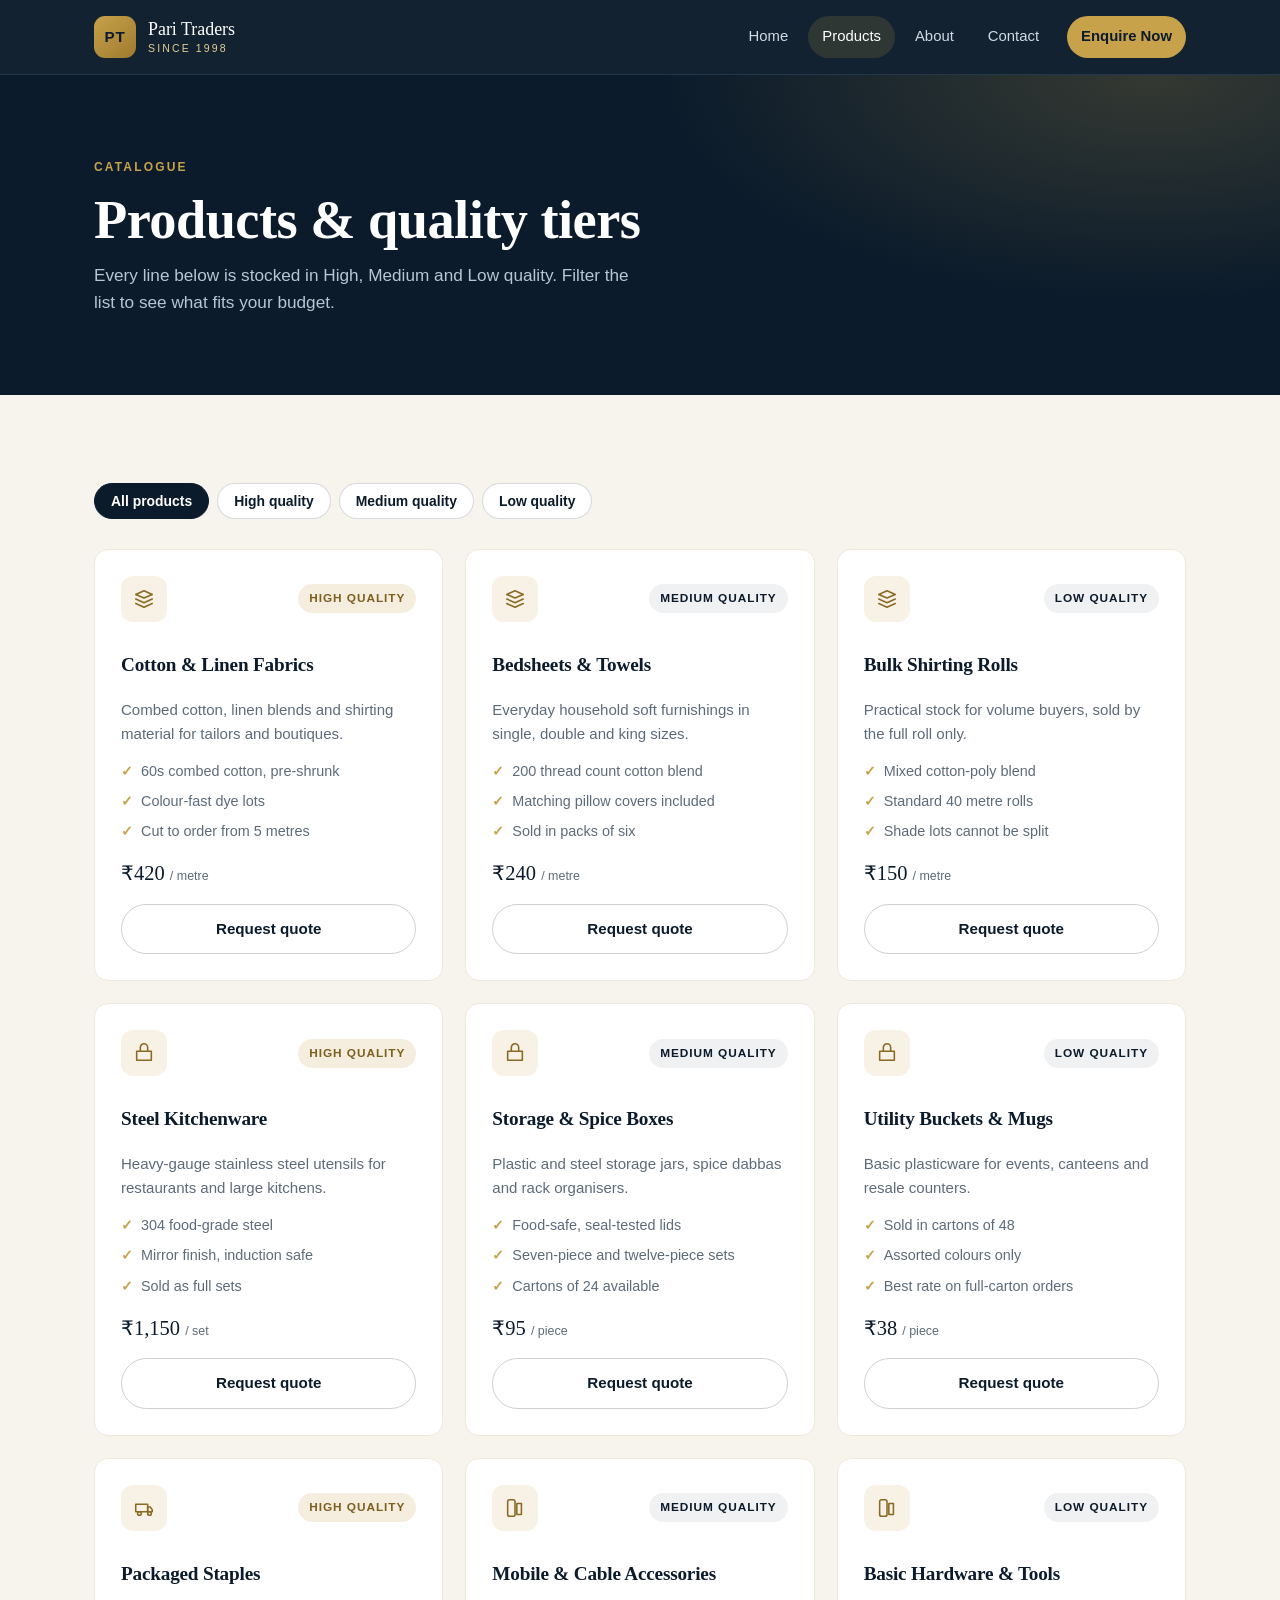
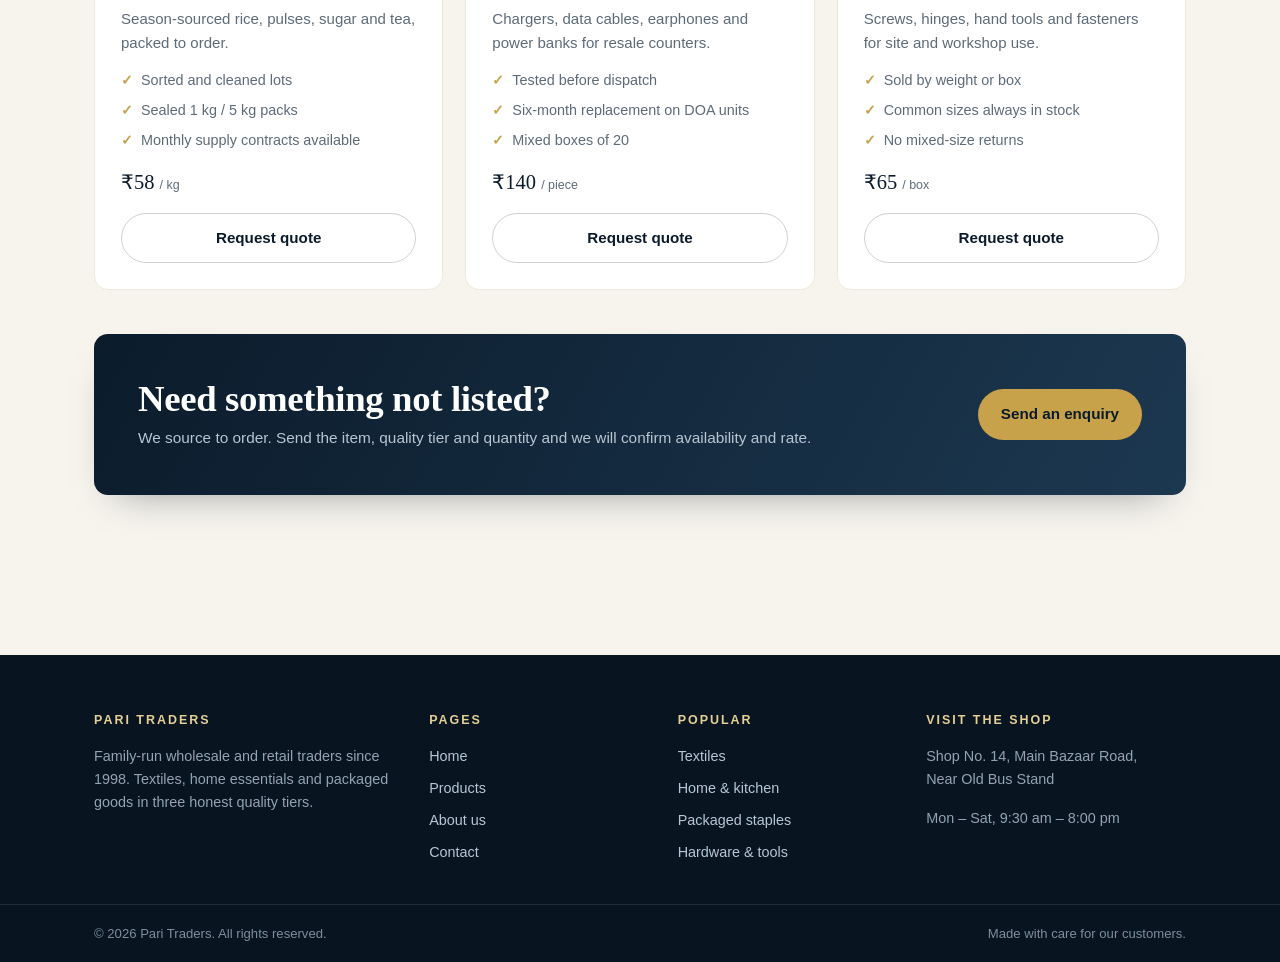
<file: products.html>
<!DOCTYPE html>
<html lang="en">
<head>
  <meta charset="UTF-8">
  <meta name="viewport" content="width=device-width, initial-scale=1">
  <title>Products | Pari Traders</title>
  <meta name="description" content="Browse textiles, home essentials, packaged staples, electronics accessories and hardware stocked by Pari Traders in High, Medium and Low quality tiers.">
  <link rel="stylesheet" href="css/style.css">
</head>
<body>

  <header class="site-header">
    <div class="container header-inner">
      <a class="brand" href="index.html">
        <span class="brand-mark">PT</span>
        <span class="brand-text">
          Pari Traders
          <small>Since 1998</small>
        </span>
      </a>

      <button class="nav-toggle" type="button" aria-label="Toggle navigation" aria-expanded="false" aria-controls="site-nav">
        <span></span>
        <span></span>
        <span></span>
      </button>

      <nav class="site-nav" id="site-nav">
        <a href="index.html">Home</a>
        <a href="products.html" class="active" aria-current="page">Products</a>
        <a href="about.html">About</a>
        <a href="contact.html">Contact</a>
        <a href="contact.html" class="nav-cta">Enquire Now</a>
      </nav>
    </div>
  </header>

  <main>

    <section class="page-head">
      <div class="container">
        <span class="eyebrow">Catalogue</span>
        <h1>Products &amp; quality tiers</h1>
        <p class="lead">Every line below is stocked in High, Medium and Low quality. Filter the list to see what fits your budget.</p>
      </div>
    </section>

    <section class="section">
      <div class="container">

        <div class="filters" role="group" aria-label="Filter products by quality">
          <button type="button" data-filter="all" class="active">All products</button>
          <button type="button" data-filter="high">High quality</button>
          <button type="button" data-filter="medium">Medium quality</button>
          <button type="button" data-filter="low">Low quality</button>
        </div>

        <div class="grid grid-3">

          <article class="card product-card" data-tier="high">
            <div class="card-top">
              <span class="icon-badge" aria-hidden="true">
                <svg viewBox="0 0 24 24" width="22" height="22" fill="none" stroke="currentColor" stroke-width="1.7" stroke-linecap="round" stroke-linejoin="round">
                  <path d="M3 7l9-4 9 4-9 4-9-4z"/><path d="M3 12l9 4 9-4M3 17l9 4 9-4"/>
                </svg>
              </span>
              <span class="tag tag-gold">High quality</span>
            </div>
            <h3>Cotton &amp; Linen Fabrics</h3>
            <p>Combed cotton, linen blends and shirting material for tailors and boutiques.</p>
            <ul>
              <li>60s combed cotton, pre-shrunk</li>
              <li>Colour-fast dye lots</li>
              <li>Cut to order from 5 metres</li>
            </ul>
            <p class="price">₹420 <small>/ metre</small></p>
            <a href="contact.html" class="btn btn-ghost">Request quote</a>
          </article>

          <article class="card product-card" data-tier="medium">
            <div class="card-top">
              <span class="icon-badge" aria-hidden="true">
                <svg viewBox="0 0 24 24" width="22" height="22" fill="none" stroke="currentColor" stroke-width="1.7" stroke-linecap="round" stroke-linejoin="round">
                  <path d="M3 7l9-4 9 4-9 4-9-4z"/><path d="M3 12l9 4 9-4M3 17l9 4 9-4"/>
                </svg>
              </span>
              <span class="tag">Medium quality</span>
            </div>
            <h3>Bedsheets &amp; Towels</h3>
            <p>Everyday household soft furnishings in single, double and king sizes.</p>
            <ul>
              <li>200 thread count cotton blend</li>
              <li>Matching pillow covers included</li>
              <li>Sold in packs of six</li>
            </ul>
            <p class="price">₹240 <small>/ metre</small></p>
            <a href="contact.html" class="btn btn-ghost">Request quote</a>
          </article>

          <article class="card product-card" data-tier="low">
            <div class="card-top">
              <span class="icon-badge" aria-hidden="true">
                <svg viewBox="0 0 24 24" width="22" height="22" fill="none" stroke="currentColor" stroke-width="1.7" stroke-linecap="round" stroke-linejoin="round">
                  <path d="M3 7l9-4 9 4-9 4-9-4z"/><path d="M3 12l9 4 9-4M3 17l9 4 9-4"/>
                </svg>
              </span>
              <span class="tag">Low quality</span>
            </div>
            <h3>Bulk Shirting Rolls</h3>
            <p>Practical stock for volume buyers, sold by the full roll only.</p>
            <ul>
              <li>Mixed cotton-poly blend</li>
              <li>Standard 40 metre rolls</li>
              <li>Shade lots cannot be split</li>
            </ul>
            <p class="price">₹150 <small>/ metre</small></p>
            <a href="contact.html" class="btn btn-ghost">Request quote</a>
          </article>

          <article class="card product-card" data-tier="high">
            <div class="card-top">
              <span class="icon-badge" aria-hidden="true">
                <svg viewBox="0 0 24 24" width="22" height="22" fill="none" stroke="currentColor" stroke-width="1.7" stroke-linecap="round" stroke-linejoin="round">
                  <path d="M4 10h16v10H4z"/><path d="M8 10V6a4 4 0 018 0v4"/>
                </svg>
              </span>
              <span class="tag tag-gold">High quality</span>
            </div>
            <h3>Steel Kitchenware</h3>
            <p>Heavy-gauge stainless steel utensils for restaurants and large kitchens.</p>
            <ul>
              <li>304 food-grade steel</li>
              <li>Mirror finish, induction safe</li>
              <li>Sold as full sets</li>
            </ul>
            <p class="price">₹1,150 <small>/ set</small></p>
            <a href="contact.html" class="btn btn-ghost">Request quote</a>
          </article>

          <article class="card product-card" data-tier="medium">
            <div class="card-top">
              <span class="icon-badge" aria-hidden="true">
                <svg viewBox="0 0 24 24" width="22" height="22" fill="none" stroke="currentColor" stroke-width="1.7" stroke-linecap="round" stroke-linejoin="round">
                  <path d="M4 10h16v10H4z"/><path d="M8 10V6a4 4 0 018 0v4"/>
                </svg>
              </span>
              <span class="tag">Medium quality</span>
            </div>
            <h3>Storage &amp; Spice Boxes</h3>
            <p>Plastic and steel storage jars, spice dabbas and rack organisers.</p>
            <ul>
              <li>Food-safe, seal-tested lids</li>
              <li>Seven-piece and twelve-piece sets</li>
              <li>Cartons of 24 available</li>
            </ul>
            <p class="price">₹95 <small>/ piece</small></p>
            <a href="contact.html" class="btn btn-ghost">Request quote</a>
          </article>

          <article class="card product-card" data-tier="low">
            <div class="card-top">
              <span class="icon-badge" aria-hidden="true">
                <svg viewBox="0 0 24 24" width="22" height="22" fill="none" stroke="currentColor" stroke-width="1.7" stroke-linecap="round" stroke-linejoin="round">
                  <path d="M4 10h16v10H4z"/><path d="M8 10V6a4 4 0 018 0v4"/>
                </svg>
              </span>
              <span class="tag">Low quality</span>
            </div>
            <h3>Utility Buckets &amp; Mugs</h3>
            <p>Basic plasticware for events, canteens and resale counters.</p>
            <ul>
              <li>Sold in cartons of 48</li>
              <li>Assorted colours only</li>
              <li>Best rate on full-carton orders</li>
            </ul>
            <p class="price">₹38 <small>/ piece</small></p>
            <a href="contact.html" class="btn btn-ghost">Request quote</a>
          </article>

          <article class="card product-card" data-tier="high">
            <div class="card-top">
              <span class="icon-badge" aria-hidden="true">
                <svg viewBox="0 0 24 24" width="22" height="22" fill="none" stroke="currentColor" stroke-width="1.7" stroke-linecap="round" stroke-linejoin="round">
                  <path d="M3 8h13v8H3z"/><path d="M16 11h3l2 3v2h-5z"/><circle cx="7" cy="18" r="2"/><circle cx="18" cy="18" r="2"/>
                </svg>
              </span>
              <span class="tag tag-gold">High quality</span>
            </div>
            <h3>Packaged Staples</h3>
            <p>Season-sourced rice, pulses, sugar and tea, packed to order.</p>
            <ul>
              <li>Sorted and cleaned lots</li>
              <li>Sealed 1 kg / 5 kg packs</li>
              <li>Monthly supply contracts available</li>
            </ul>
            <p class="price">₹58 <small>/ kg</small></p>
            <a href="contact.html" class="btn btn-ghost">Request quote</a>
          </article>

          <article class="card product-card" data-tier="medium">
            <div class="card-top">
              <span class="icon-badge" aria-hidden="true">
                <svg viewBox="0 0 24 24" width="22" height="22" fill="none" stroke="currentColor" stroke-width="1.7" stroke-linecap="round" stroke-linejoin="round">
                  <path d="M14 7h5v12h-5z"/><rect x="4" y="3" width="8" height="18" rx="2"/>
                </svg>
              </span>
              <span class="tag">Medium quality</span>
            </div>
            <h3>Mobile &amp; Cable Accessories</h3>
            <p>Chargers, data cables, earphones and power banks for resale counters.</p>
            <ul>
              <li>Tested before dispatch</li>
              <li>Six-month replacement on DOA units</li>
              <li>Mixed boxes of 20</li>
            </ul>
            <p class="price">₹140 <small>/ piece</small></p>
            <a href="contact.html" class="btn btn-ghost">Request quote</a>
          </article>

          <article class="card product-card" data-tier="low">
            <div class="card-top">
              <span class="icon-badge" aria-hidden="true">
                <svg viewBox="0 0 24 24" width="22" height="22" fill="none" stroke="currentColor" stroke-width="1.7" stroke-linecap="round" stroke-linejoin="round">
                  <path d="M14 7h5v12h-5z"/><rect x="4" y="3" width="8" height="18" rx="2"/>
                </svg>
              </span>
              <span class="tag">Low quality</span>
            </div>
            <h3>Basic Hardware &amp; Tools</h3>
            <p>Screws, hinges, hand tools and fasteners for site and workshop use.</p>
            <ul>
              <li>Sold by weight or box</li>
              <li>Common sizes always in stock</li>
              <li>No mixed-size returns</li>
            </ul>
            <p class="price">₹65 <small>/ box</small></p>
            <a href="contact.html" class="btn btn-ghost">Request quote</a>
          </article>

        </div>

        <div style="margin-top: 44px;">
          <div class="cta-band">
            <div>
              <h2>Need something not listed?</h2>
              <p>We source to order. Send the item, quality tier and quantity and we will confirm availability and rate.</p>
            </div>
            <a href="contact.html" class="btn btn-primary">Send an enquiry</a>
          </div>
        </div>

      </div>
    </section>

  </main>

  <footer class="site-footer">
    <div class="container">
      <div class="footer-grid">
        <div>
          <h4>Pari Traders</h4>
          <p>Family-run wholesale and retail traders since 1998. Textiles, home essentials and packaged goods in three honest quality tiers.</p>
        </div>

        <div>
          <h4>Pages</h4>
          <ul class="footer-links">
            <li><a href="index.html">Home</a></li>
            <li><a href="products.html">Products</a></li>
            <li><a href="about.html">About us</a></li>
            <li><a href="contact.html">Contact</a></li>
          </ul>
        </div>

        <div>
          <h4>Popular</h4>
          <ul class="footer-links">
            <li><a href="products.html">Textiles</a></li>
            <li><a href="products.html">Home &amp; kitchen</a></li>
            <li><a href="products.html">Packaged staples</a></li>
            <li><a href="products.html">Hardware &amp; tools</a></li>
          </ul>
        </div>

        <div>
          <h4>Visit the shop</h4>
          <p>Shop No. 14, Main Bazaar Road,<br>Near Old Bus Stand</p>
          <p>Mon – Sat, 9:30 am – 8:00 pm</p>
        </div>
      </div>
    </div>

    <div class="footer-bottom">
      <div class="container">
        <span>&copy; <span data-year>2026</span> Pari Traders. All rights reserved.</span>
        <span>Made with care for our customers.</span>
      </div>
    </div>
  </footer>

  <script src="js/main.js"></script>
</body>
</html>
</file>
<file: css/style.css>
:root {
  --ink: #0b1b2b;
  --ink-soft: #14293d;
  --ink-line: #21394f;
  --gold: #c8a24a;
  --gold-soft: #e6cf94;
  --paper: #f7f4ee;
  --paper-dim: #efe9dd;
  --white: #ffffff;
  --muted: #5d6b79;
  --danger: #b42318;
  --success: #1f7a4d;
  --radius: 14px;
  --radius-sm: 10px;
  --shadow: 0 18px 40px -24px rgba(11, 27, 43, 0.5);
  --max: 1140px;
  --font-body: -apple-system, BlinkMacSystemFont, "Segoe UI", Roboto, Helvetica, Arial, sans-serif;
  --font-display: "Iowan Old Style", "Palatino Linotype", Georgia, serif;
}

* {
  box-sizing: border-box;
}

html {
  scroll-behavior: smooth;
}

body {
  margin: 0;
  font-family: var(--font-body);
  color: var(--ink);
  background: var(--paper);
  line-height: 1.6;
  -webkit-font-smoothing: antialiased;
}

img {
  max-width: 100%;
  display: block;
}

a {
  color: inherit;
  text-decoration: none;
}

h1, h2, h3 {
  font-family: var(--font-display);
  line-height: 1.15;
  margin: 0 0 0.5em;
  font-weight: 600;
  letter-spacing: -0.01em;
}

h1 {
  font-size: clamp(2.1rem, 5vw, 3.4rem);
}

h2 {
  font-size: clamp(1.6rem, 3.2vw, 2.3rem);
}

h3 {
  font-size: 1.2rem;
}

p {
  margin: 0 0 1rem;
}

.container {
  width: 100%;
  max-width: var(--max);
  margin: 0 auto;
  padding: 0 24px;
}

.eyebrow {
  display: inline-block;
  font-size: 0.75rem;
  font-weight: 700;
  letter-spacing: 0.18em;
  text-transform: uppercase;
  color: var(--gold);
  margin-bottom: 0.75rem;
}

.lead {
  font-size: 1.075rem;
  color: var(--muted);
  max-width: 56ch;
}

/* ---------- Header ---------- */

.site-header {
  position: sticky;
  top: 0;
  z-index: 50;
  background: rgba(11, 27, 43, 0.97);
  backdrop-filter: blur(8px);
  border-bottom: 1px solid var(--ink-line);
}

.header-inner {
  display: flex;
  align-items: center;
  justify-content: space-between;
  gap: 20px;
  min-height: 74px;
}

.brand {
  display: inline-flex;
  align-items: center;
  gap: 12px;
  color: var(--white);
}

.brand-mark {
  display: grid;
  place-items: center;
  width: 42px;
  height: 42px;
  border-radius: 11px;
  background: linear-gradient(140deg, var(--gold), #9d7a2e);
  color: var(--ink);
  font-weight: 800;
  font-size: 0.95rem;
  letter-spacing: 0.05em;
}

.brand-text {
  font-family: var(--font-display);
  font-size: 1.12rem;
  line-height: 1.1;
  display: flex;
  flex-direction: column;
}

.brand-text small {
  font-family: var(--font-body);
  font-size: 0.66rem;
  letter-spacing: 0.2em;
  text-transform: uppercase;
  color: var(--gold-soft);
  margin-top: 3px;
}

.site-nav {
  display: flex;
  align-items: center;
  gap: 6px;
}

.site-nav a {
  color: #cfdae5;
  padding: 9px 14px;
  border-radius: 999px;
  font-size: 0.93rem;
  font-weight: 500;
  transition: color 0.18s ease, background 0.18s ease;
}

.site-nav a:hover {
  color: var(--white);
  background: rgba(255, 255, 255, 0.08);
}

.site-nav a.active {
  color: var(--white);
  background: rgba(200, 162, 74, 0.16);
}

.site-nav .nav-cta {
  margin-left: 8px;
  color: var(--ink);
  background: var(--gold);
  font-weight: 700;
}

.site-nav .nav-cta:hover {
  background: var(--gold-soft);
  color: var(--ink);
}

.nav-toggle {
  display: none;
  width: 44px;
  height: 42px;
  border: 1px solid var(--ink-line);
  border-radius: 10px;
  background: transparent;
  cursor: pointer;
  padding: 10px;
}

.nav-toggle span {
  display: block;
  height: 2px;
  border-radius: 2px;
  background: var(--white);
  margin: 4px 0;
  transition: transform 0.2s ease, opacity 0.2s ease;
}

/* ---------- Buttons ---------- */

.btn {
  display: inline-flex;
  align-items: center;
  justify-content: center;
  gap: 8px;
  padding: 12px 22px;
  border-radius: 999px;
  border: 1px solid transparent;
  font-family: inherit;
  font-size: 0.95rem;
  font-weight: 600;
  cursor: pointer;
  transition: transform 0.15s ease, background 0.18s ease, color 0.18s ease, border-color 0.18s ease;
}

.btn:hover {
  transform: translateY(-1px);
}

.btn-primary {
  background: var(--gold);
  color: var(--ink);
}

.btn-primary:hover {
  background: var(--gold-soft);
}

.btn-outline {
  border-color: var(--ink-line);
  color: var(--white);
}

.btn-outline:hover {
  border-color: var(--gold);
  color: var(--gold-soft);
}

.btn-ghost {
  border-color: rgba(11, 27, 43, 0.2);
  color: var(--ink);
}

.btn-ghost:hover {
  border-color: var(--ink);
}

.btn-danger {
  background: transparent;
  border-color: rgba(180, 35, 24, 0.35);
  color: var(--danger);
}

.btn-danger:hover {
  background: rgba(180, 35, 24, 0.06);
}

/* ---------- Hero ---------- */

.hero {
  background:
    radial-gradient(900px 420px at 82% -10%, rgba(200, 162, 74, 0.25), transparent 65%),
    linear-gradient(180deg, var(--ink) 0%, var(--ink-soft) 100%);
  color: var(--white);
  padding: clamp(56px, 9vw, 104px) 0 clamp(48px, 7vw, 80px);
  overflow: hidden;
}

.hero .container {
  display: grid;
  grid-template-columns: 1.15fr 0.85fr;
  gap: clamp(28px, 5vw, 64px);
  align-items: center;
}

.hero h1 {
  color: var(--white);
}

.hero h1 em {
  font-style: normal;
  color: var(--gold-soft);
}

.hero .lead {
  color: #b8c6d4;
  font-size: 1.12rem;
}

.hero-actions {
  display: flex;
  flex-wrap: wrap;
  gap: 12px;
  margin-top: 26px;
}

.hero-visual {
  position: relative;
  padding: 26px;
  border-radius: var(--radius);
  border: 1px solid rgba(255, 255, 255, 0.14);
  background: linear-gradient(160deg, rgba(255, 255, 255, 0.1), rgba(255, 255, 255, 0.03));
  box-shadow: var(--shadow);
}

.hero-visual::after {
  content: "";
  position: absolute;
  inset: 14px -14px -14px 14px;
  border: 1px solid rgba(200, 162, 74, 0.35);
  border-radius: var(--radius);
  z-index: -1;
}

.hero-visual h3 {
  font-size: 0.78rem;
  font-family: var(--font-body);
  text-transform: uppercase;
  letter-spacing: 0.18em;
  color: var(--gold-soft);
  margin-bottom: 16px;
}

.tier-row {
  display: flex;
  align-items: center;
  justify-content: space-between;
  gap: 14px;
  padding: 13px 0;
  border-top: 1px solid rgba(255, 255, 255, 0.12);
}

.tier-row span:first-child {
  font-weight: 600;
}

.tier-row .tier-note {
  font-size: 0.84rem;
  color: #9fb0bf;
}

.tier-dots {
  display: inline-flex;
  gap: 4px;
}

.tier-dots i {
  width: 7px;
  height: 7px;
  border-radius: 50%;
  background: rgba(255, 255, 255, 0.22);
}

.tier-dots i.on {
  background: var(--gold);
}

/* ---------- Stats ---------- */

.stats {
  background: var(--white);
  border-bottom: 1px solid var(--paper-dim);
}

.stats .container {
  display: grid;
  grid-template-columns: repeat(4, 1fr);
  gap: 12px;
  padding-top: 28px;
  padding-bottom: 28px;
}

.stat {
  text-align: center;
  padding: 8px 6px;
  border-right: 1px solid var(--paper-dim);
}

.stat:last-child {
  border-right: 0;
}

.stat strong {
  display: block;
  font-family: var(--font-display);
  font-size: clamp(1.5rem, 3vw, 2.1rem);
  color: var(--ink);
}

.stat span {
  font-size: 0.82rem;
  text-transform: uppercase;
  letter-spacing: 0.1em;
  color: var(--muted);
}

/* ---------- Sections ---------- */

.section {
  padding: clamp(52px, 7vw, 88px) 0;
}

.section-head {
  display: flex;
  flex-wrap: wrap;
  align-items: flex-end;
  justify-content: space-between;
  gap: 20px;
  margin-bottom: 38px;
}

.section-head p {
  margin: 0;
}

.section-alt {
  background: var(--white);
  border-top: 1px solid var(--paper-dim);
  border-bottom: 1px solid var(--paper-dim);
}

.section-dark {
  background: var(--ink);
  color: var(--white);
}

.section-dark .lead,
.section-dark p {
  color: #b8c6d4;
}

.section-dark h2 {
  color: var(--white);
}

/* ---------- Cards & grids ---------- */

.grid {
  display: grid;
  gap: 22px;
}

.grid-3 {
  grid-template-columns: repeat(3, 1fr);
}

.grid-2 {
  grid-template-columns: repeat(2, 1fr);
}

.card {
  background: var(--white);
  border: 1px solid var(--paper-dim);
  border-radius: var(--radius);
  padding: 26px;
  transition: transform 0.2s ease, box-shadow 0.2s ease, border-color 0.2s ease;
}

.card:hover {
  transform: translateY(-3px);
  box-shadow: var(--shadow);
  border-color: rgba(200, 162, 74, 0.5);
}

.card h3 {
  margin-bottom: 8px;
}

.card p {
  color: var(--muted);
  font-size: 0.94rem;
  margin-bottom: 0;
}

.card-top {
  display: flex;
  align-items: center;
  justify-content: space-between;
  gap: 12px;
  margin-bottom: 18px;
}

.icon-badge {
  display: grid;
  place-items: center;
  width: 46px;
  height: 46px;
  border-radius: 12px;
  background: rgba(200, 162, 74, 0.14);
  color: #8a6a23;
  font-size: 1.25rem;
}

.tag {
  display: inline-flex;
  align-items: center;
  gap: 6px;
  padding: 5px 11px;
  border-radius: 999px;
  background: rgba(11, 27, 43, 0.06);
  color: var(--ink);
  font-size: 0.74rem;
  font-weight: 700;
  letter-spacing: 0.08em;
  text-transform: uppercase;
}

.tag-gold {
  background: rgba(200, 162, 74, 0.18);
  color: #7d5f1e;
}

/* ---------- Product cards ---------- */

.product-card {
  display: flex;
  flex-direction: column;
  gap: 14px;
}

.product-card .price {
  font-family: var(--font-display);
  font-size: 1.28rem;
  color: var(--ink);
  margin-top: auto;
}

.product-card .price small {
  font-family: var(--font-body);
  font-size: 0.78rem;
  color: var(--muted);
  font-weight: 400;
}

.product-card ul {
  list-style: none;
  padding: 0;
  margin: 0;
  display: grid;
  gap: 7px;
  font-size: 0.9rem;
  color: var(--muted);
}

.product-card li::before {
  content: "✓";
  color: var(--gold);
  font-weight: 700;
  margin-right: 8px;
}

.filters {
  display: flex;
  flex-wrap: wrap;
  gap: 8px;
  margin-bottom: 30px;
}

.filters button {
  padding: 9px 16px;
  border-radius: 999px;
  border: 1px solid rgba(11, 27, 43, 0.16);
  background: var(--white);
  color: var(--ink);
  font-family: inherit;
  font-size: 0.87rem;
  font-weight: 600;
  cursor: pointer;
  transition: background 0.16s ease, border-color 0.16s ease, color 0.16s ease;
}

.filters button:hover {
  border-color: var(--ink);
}

.filters button.active {
  background: var(--ink);
  border-color: var(--ink);
  color: var(--white);
}

[data-tier].is-hidden {
  display: none;
}

/* ---------- Quality tiers ---------- */

.tier-card {
  position: relative;
  overflow: hidden;
}

.tier-card .tier-label {
  font-family: var(--font-display);
  font-size: 1.5rem;
  display: block;
  margin-bottom: 4px;
}

.tier-card .tier-sub {
  font-size: 0.8rem;
  letter-spacing: 0.12em;
  text-transform: uppercase;
  color: var(--muted);
}

.tier-card.highlight {
  background: var(--ink);
  border-color: var(--ink);
  color: var(--white);
}

.tier-card.highlight .tier-sub,
.tier-card.highlight p {
  color: #b8c6d4;
}

.tier-card.highlight .icon-badge {
  background: rgba(200, 162, 74, 0.2);
  color: var(--gold-soft);
}

/* ---------- Feature list ---------- */

.feature-list {
  display: grid;
  gap: 18px;
}

.feature {
  display: flex;
  gap: 14px;
  align-items: flex-start;
}

.feature .check {
  flex: 0 0 auto;
  display: grid;
  place-items: center;
  width: 30px;
  height: 30px;
  border-radius: 50%;
  background: rgba(200, 162, 74, 0.16);
  color: #8a6a23;
  font-size: 0.85rem;
  font-weight: 700;
  margin-top: 2px;
}

.feature h3 {
  font-family: var(--font-body);
  font-size: 0.98rem;
  margin-bottom: 2px;
}

.feature p {
  margin: 0;
  font-size: 0.9rem;
  color: var(--muted);
}

/* ---------- CTA band ---------- */

.cta-band {
  background: linear-gradient(120deg, var(--ink) 0%, #1c3850 100%);
  color: var(--white);
  border-radius: var(--radius);
  padding: clamp(28px, 5vw, 44px);
  display: flex;
  flex-wrap: wrap;
  align-items: center;
  justify-content: space-between;
  gap: 22px;
  box-shadow: var(--shadow);
}

.cta-band h2 {
  color: var(--white);
  margin-bottom: 6px;
}

.cta-band p {
  margin: 0;
  color: #b8c6d4;
  font-size: 0.96rem;
}

/* ---------- Page header ---------- */

.page-head {
  background:
    radial-gradient(700px 320px at 90% 0%, rgba(200, 162, 74, 0.22), transparent 70%),
    var(--ink);
  color: var(--white);
  padding: clamp(46px, 7vw, 78px) 0;
}

.page-head h1 {
  color: var(--white);
  margin-bottom: 10px;
}

.page-head .lead {
  color: #b8c6d4;
  margin: 0;
}

/* ---------- Contact / form ---------- */

.contact-layout {
  display: grid;
  grid-template-columns: 1.25fr 0.75fr;
  gap: 28px;
  align-items: start;
}

.panel {
  background: var(--white);
  border: 1px solid var(--paper-dim);
  border-radius: var(--radius);
  padding: clamp(24px, 4vw, 36px);
  box-shadow: var(--shadow);
}

.field {
  margin-bottom: 18px;
}

.field label {
  display: block;
  font-size: 0.86rem;
  font-weight: 600;
  margin-bottom: 7px;
}

.field label .req {
  color: var(--danger);
}

.field input,
.field select,
.field textarea {
  width: 100%;
  padding: 12px 14px;
  border: 1px solid #d8d2c6;
  border-radius: var(--radius-sm);
  background: var(--paper);
  color: var(--ink);
  font-family: inherit;
  font-size: 0.96rem;
  transition: border-color 0.16s ease, box-shadow 0.16s ease, background 0.16s ease;
}

.field textarea {
  resize: vertical;
  min-height: 108px;
}

.field input:focus,
.field select:focus,
.field textarea:focus {
  outline: none;
  border-color: var(--gold);
  background: var(--white);
  box-shadow: 0 0 0 3px rgba(200, 162, 74, 0.22);
}

.field input::placeholder,
.field textarea::placeholder {
  color: #97a1ab;
}

.field .hint {
  display: block;
  font-size: 0.78rem;
  color: var(--muted);
  margin-top: 6px;
}

.field .error {
  display: none;
  font-size: 0.78rem;
  color: var(--danger);
  margin-top: 6px;
}

.field.has-error input,
.field.has-error select,
.field.has-error textarea {
  border-color: var(--danger);
  background: #fdf4f3;
}

.field.has-error .error {
  display: block;
}

.field-row {
  display: grid;
  grid-template-columns: 1fr 1fr;
  gap: 16px;
}

.form-actions {
  display: flex;
  flex-wrap: wrap;
  gap: 12px;
  margin-top: 24px;
}

.form-success {
  display: none;
  text-align: center;
  padding: 16px 8px;
}

.form-success.show {
  display: block;
}

.form-success .check-big {
  display: grid;
  place-items: center;
  width: 62px;
  height: 62px;
  margin: 0 auto 16px;
  border-radius: 50%;
  background: rgba(31, 122, 77, 0.12);
  color: var(--success);
  font-size: 1.7rem;
}

.summary {
  margin: 22px auto 0;
  max-width: 440px;
  text-align: left;
  border: 1px solid var(--paper-dim);
  border-radius: var(--radius-sm);
  padding: 14px 18px;
  background: var(--paper);
  display: grid;
  gap: 8px;
  font-size: 0.9rem;
}

.summary div {
  display: flex;
  justify-content: space-between;
  gap: 16px;
}

.summary strong {
  color: var(--muted);
  font-weight: 500;
}

.info-list {
  display: grid;
  gap: 18px;
  margin: 0;
}

.info-list div {
  padding-bottom: 16px;
  border-bottom: 1px solid var(--paper-dim);
}

.info-list div:last-child {
  border-bottom: 0;
  padding-bottom: 0;
}

.info-list dt {
  font-size: 0.76rem;
  font-weight: 700;
  letter-spacing: 0.12em;
  text-transform: uppercase;
  color: var(--muted);
  margin-bottom: 4px;
}

.info-list dd {
  margin: 0;
  font-size: 0.95rem;
}

/* ---------- About timeline ---------- */

.timeline {
  position: relative;
  display: grid;
  gap: 26px;
  padding-left: 28px;
  border-left: 1px solid var(--paper-dim);
}

.timeline-item {
  position: relative;
}

.timeline-item::before {
  content: "";
  position: absolute;
  left: -34px;
  top: 7px;
  width: 11px;
  height: 11px;
  border-radius: 50%;
  background: var(--gold);
  box-shadow: 0 0 0 4px rgba(200, 162, 74, 0.18);
}

.timeline-item strong {
  display: block;
  font-family: var(--font-display);
  font-size: 1.15rem;
  color: var(--ink);
}

.timeline-item span {
  display: block;
  font-size: 0.78rem;
  letter-spacing: 0.14em;
  text-transform: uppercase;
  color: var(--gold);
  margin-bottom: 4px;
}

.timeline-item p {
  margin: 4px 0 0;
  color: var(--muted);
  font-size: 0.92rem;
}

.split {
  display: grid;
  grid-template-columns: 1fr 1fr;
  gap: clamp(24px, 5vw, 60px);
  align-items: center;
}

.quote {
  font-family: var(--font-display);
  font-size: clamp(1.15rem, 2.4vw, 1.5rem);
  line-height: 1.45;
  color: var(--ink);
  border-left: 3px solid var(--gold);
  padding-left: 20px;
  margin: 0;
}

.quote cite {
  display: block;
  font-family: var(--font-body);
  font-size: 0.82rem;
  font-style: normal;
  letter-spacing: 0.1em;
  text-transform: uppercase;
  color: var(--muted);
  margin-top: 12px;
}

/* ---------- Footer ---------- */

.site-footer {
  background: #081521;
  color: #b8c6d4;
  padding: 56px 0 0;
  margin-top: 72px;
}

.footer-grid {
  display: grid;
  grid-template-columns: 1.4fr 1fr 1fr 1.2fr;
  gap: 32px;
  padding-bottom: 40px;
}

.site-footer h4 {
  font-family: var(--font-body);
  font-size: 0.78rem;
  letter-spacing: 0.16em;
  text-transform: uppercase;
  color: var(--gold-soft);
  margin: 0 0 14px;
}

.site-footer p {
  font-size: 0.9rem;
  color: #93a3b2;
}

.footer-links {
  list-style: none;
  padding: 0;
  margin: 0;
  display: grid;
  gap: 9px;
  font-size: 0.9rem;
}

.footer-links a:hover {
  color: var(--gold-soft);
}

.footer-bottom {
  border-top: 1px solid rgba(255, 255, 255, 0.1);
  padding: 18px 0;
  font-size: 0.82rem;
}

.footer-bottom .container {
  display: flex;
  flex-wrap: wrap;
  justify-content: space-between;
  gap: 10px;
  color: #7e8e9c;
}

/* ---------- Responsive ---------- */

@media (max-width: 900px) {
  .hero .container,
  .split,
  .contact-layout {
    grid-template-columns: 1fr;
  }

  .hero-visual {
    max-width: 520px;
  }

  .grid-3 {
    grid-template-columns: repeat(2, 1fr);
  }

  .stats .container {
    grid-template-columns: repeat(2, 1fr);
  }

  .stat {
    border-right: 0;
    border-bottom: 1px solid var(--paper-dim);
    padding-bottom: 20px;
  }

  .stat:nth-last-child(-n + 2) {
    border-bottom: 0;
    padding-bottom: 8px;
  }

  .footer-grid {
    grid-template-columns: 1fr 1fr;
  }

  .nav-toggle {
    display: block;
  }

  .site-nav {
    position: absolute;
    top: 100%;
    left: 0;
    right: 0;
    flex-direction: column;
    align-items: stretch;
    gap: 4px;
    padding: 14px 20px 20px;
    background: var(--ink);
    border-bottom: 1px solid var(--ink-line);
    display: none;
  }

  .site-nav.open {
    display: flex;
  }

  .site-nav .nav-cta {
    margin-left: 0;
    text-align: center;
    justify-content: center;
  }

  .site-header {
    position: sticky;
  }

  .header-inner {
    position: relative;
  }
}

@media (max-width: 620px) {
  .grid-3,
  .grid-2,
  .field-row,
  .footer-grid {
    grid-template-columns: 1fr;
  }

  .hero-actions .btn,
  .form-actions .btn {
    flex: 1 1 100%;
  }

  .cta-band {
    text-align: left;
  }

  .section-head {
    margin-bottom: 28px;
  }
}

@media (prefers-reduced-motion: reduce) {
  html {
    scroll-behavior: auto;
  }

  * {
    transition: none !important;
  }
}
</file>
